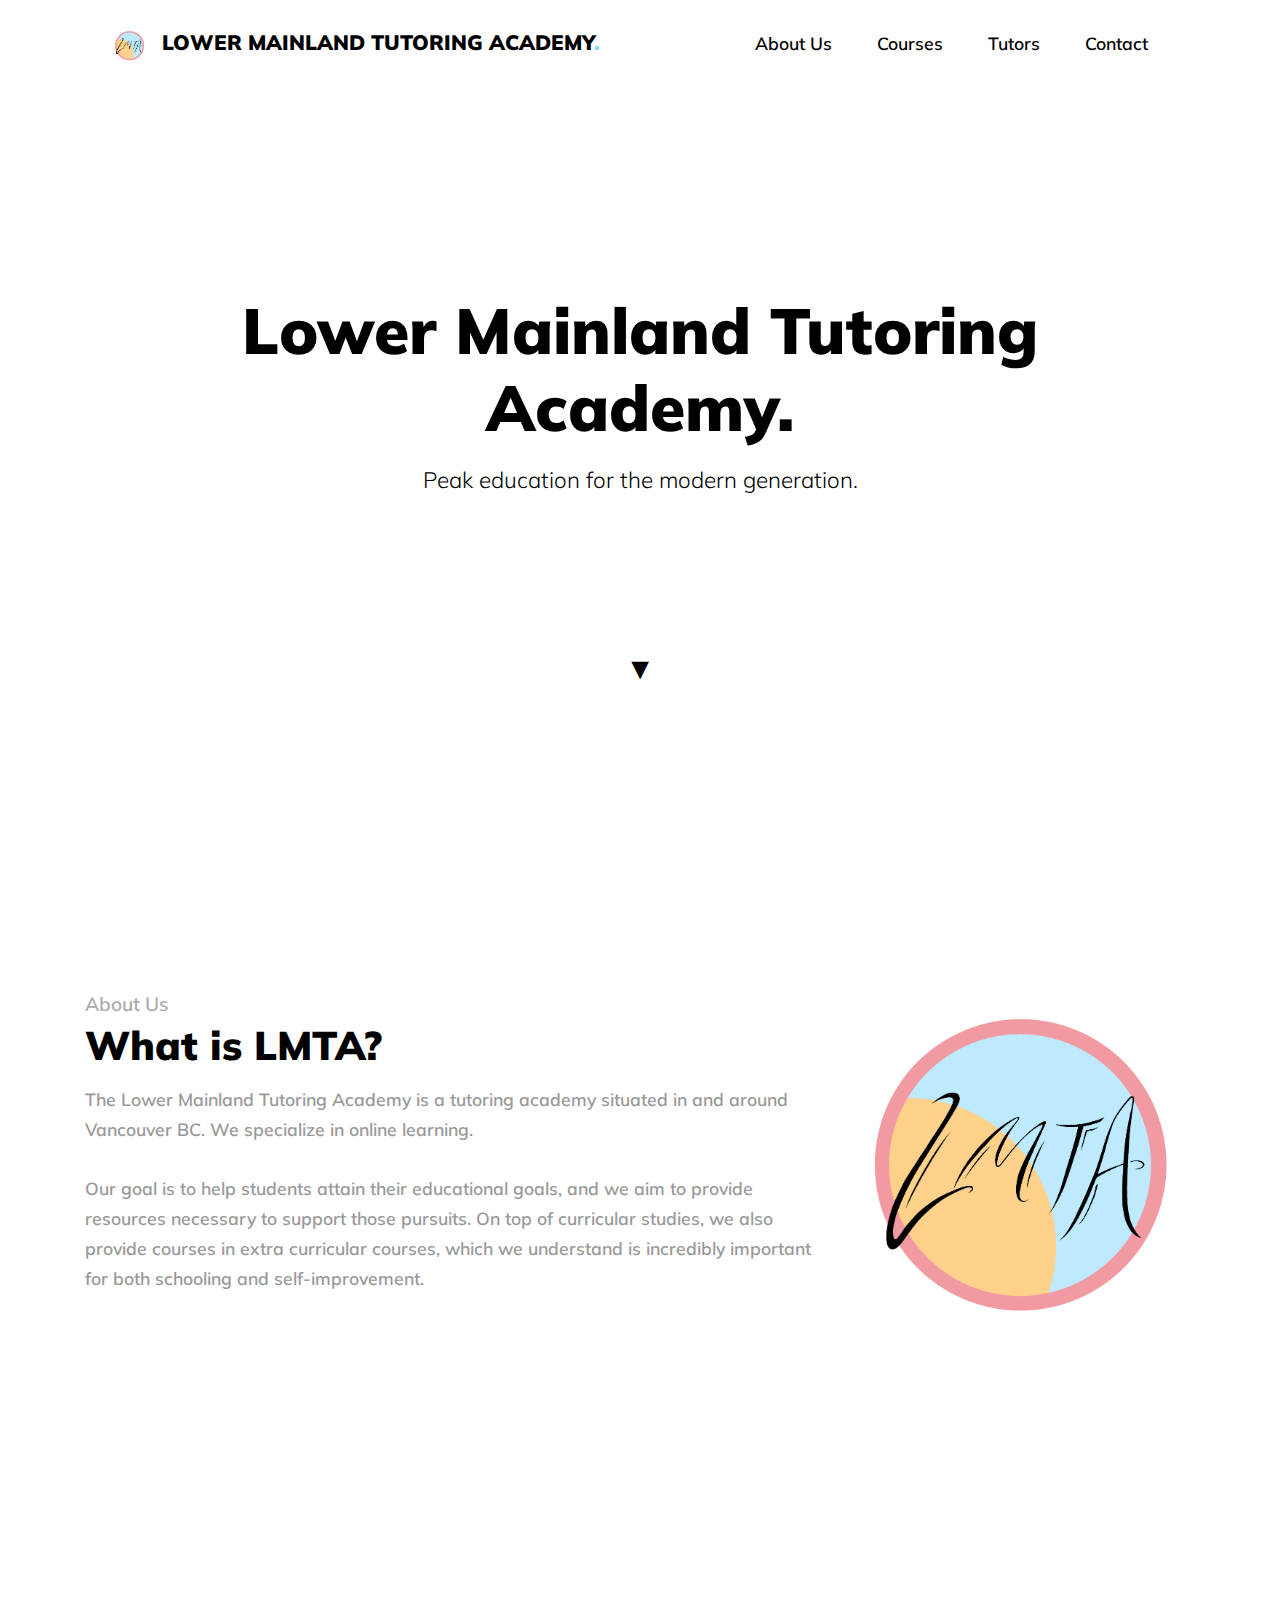
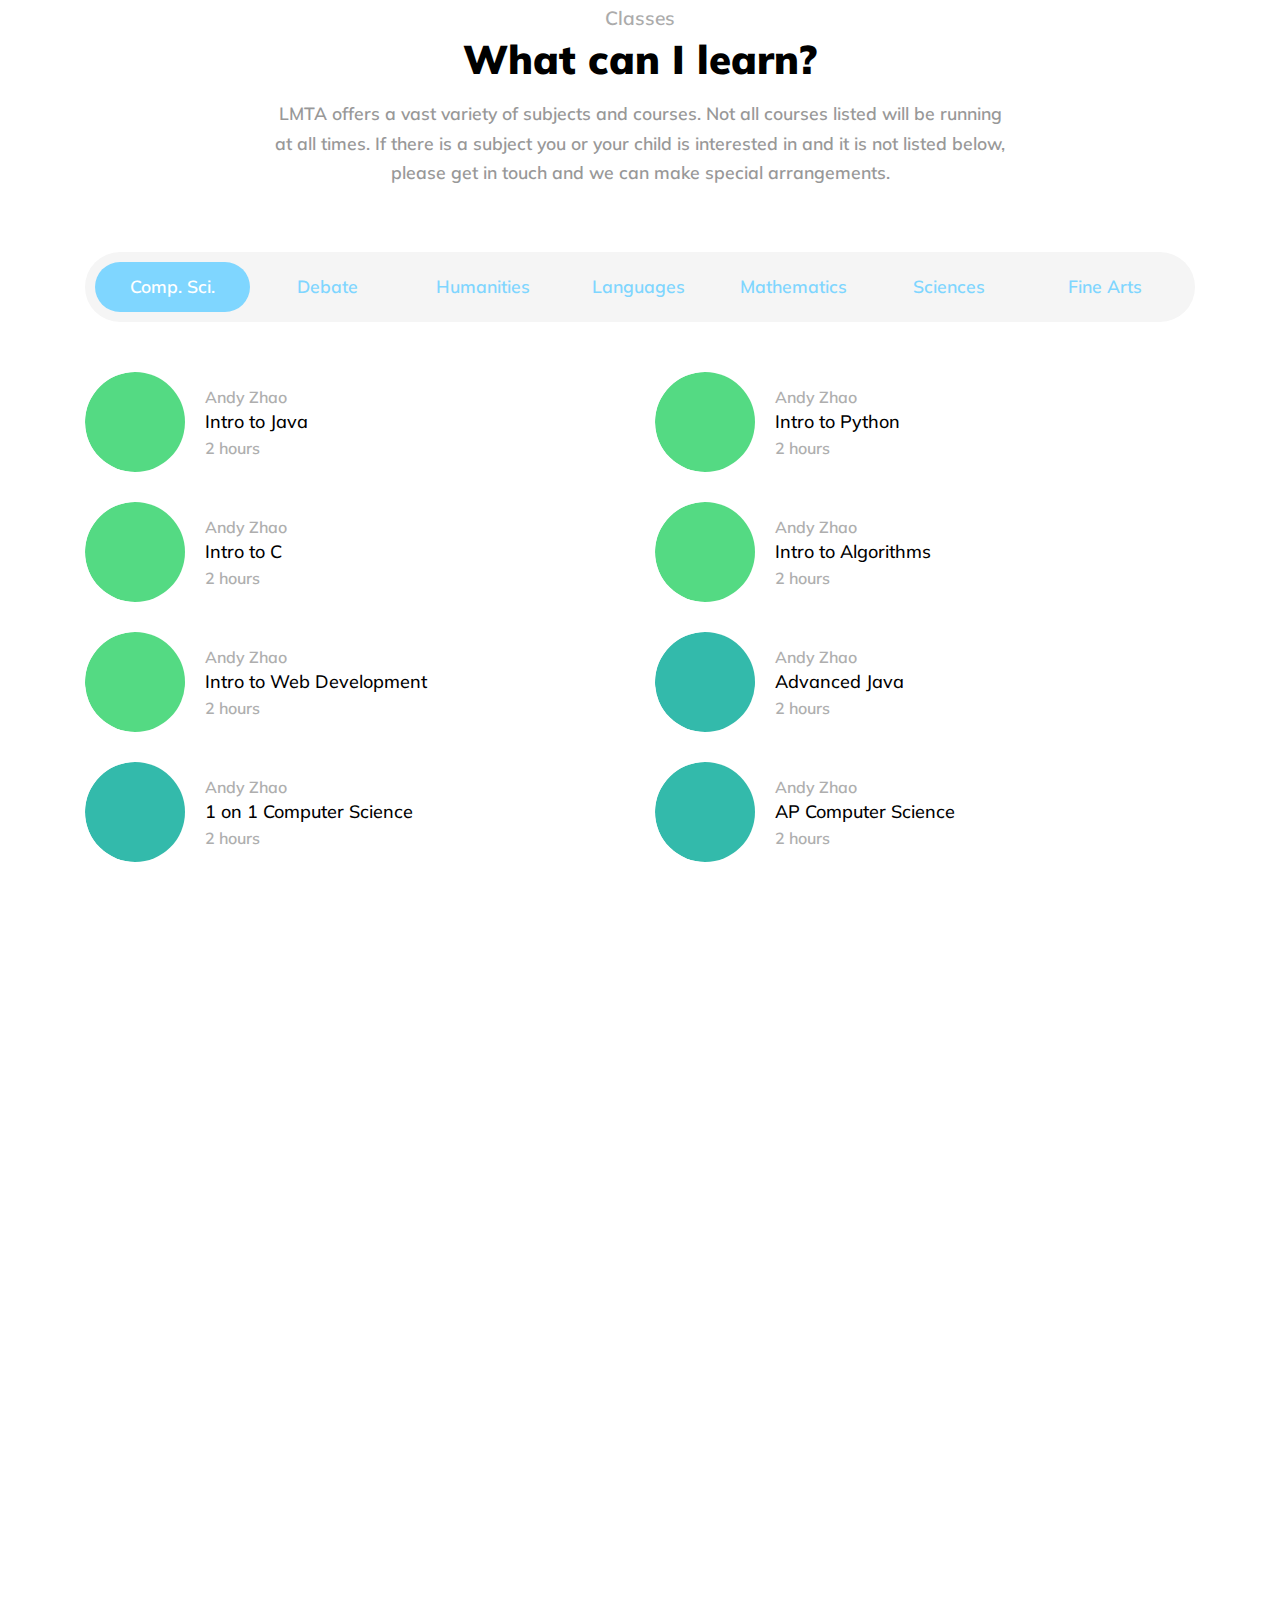
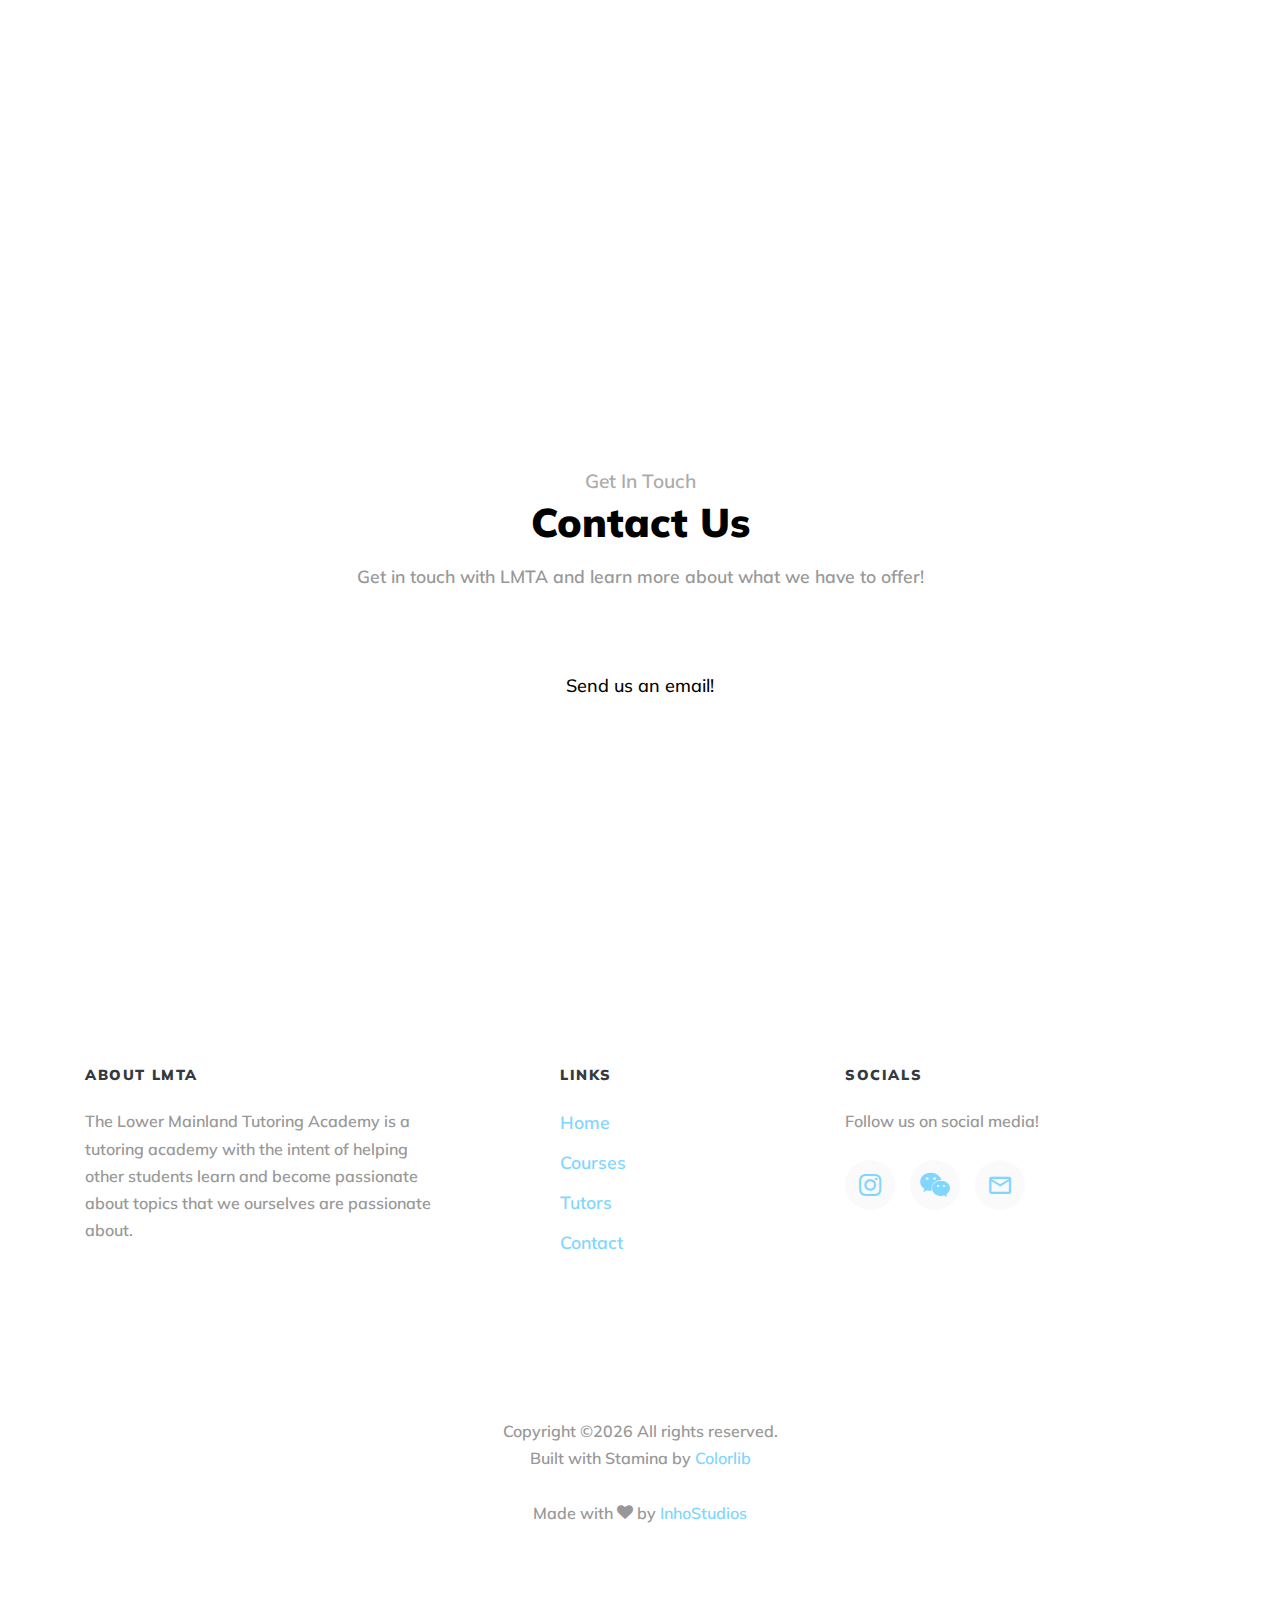
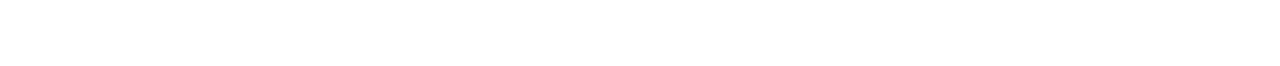
<file: index.html>
<!DOCTYPE html>
<html lang="en">

<head>
  <title>LMTA - Lower Mainland Tutoring Academy</title>
  <meta charset="utf-8">
  <meta name="viewport" content="width=device-width, initial-scale=1, shrink-to-fit=no">

  <link href="https://fonts.googleapis.com/css?family=Muli:300,400,700,900" rel="stylesheet">
  <link rel="stylesheet" href="fonts/icomoon/style.css">

  <link rel="stylesheet" href="css/bootstrap.min.css">
  <link rel="stylesheet" href="css/jquery-ui.css">
  <link rel="stylesheet" href="css/owl.carousel.min.css">
  <link rel="stylesheet" href="css/owl.theme.default.min.css">
  <link rel="stylesheet" href="css/owl.theme.default.min.css">

  <link rel="stylesheet" href="css/jquery.fancybox.min.css">

  <link rel="stylesheet" href="css/bootstrap-datepicker.css">

  <link rel="stylesheet" href="fonts/flaticon/font/flaticon.css">

  <link rel="stylesheet" href="css/aos.css">
  <link href="css/jquery.mb.YTPlayer.min.css" media="all" rel="stylesheet" type="text/css">

  <link rel="stylesheet" href="css/style.css">

  <link rel="icon" href="images/LMTA_Icon.png">



</head>

<body data-spy="scroll" data-target=".site-navbar-target" data-offset="300">

  <div class="site-wrap">

    <div class="site-mobile-menu site-navbar-target">
      <div class="site-mobile-menu-header">
        <div class="site-mobile-menu-close mt-3">
          <span class="icon-close2 js-menu-toggle"></span>
        </div>
      </div>
      <div class="site-mobile-menu-body"></div>
    </div>


    <header class="site-navbar py-4 js-sticky-header site-navbar-target" role="banner">

      <div class="container-fluid">
        <div class="d-flex align-items-center">
          <div class="site-logo"><img style="max-width:50px; max-height:50px; padding-right: 15px;"class="d-inline" src="images/LMTA_Icon.png"><a href="index.html">Lower Mainland Tutoring Academy<span>.</span> </a></div>
          <div class="ml-auto">
            <nav class="site-navigation position-relative text-right" role="navigation">
              <ul class="site-menu main-menu js-clone-nav mr-auto d-none d-lg-block">
                <li><a href="#about-section" class="nav-link">About Us</a></li>
                <li><a href="#course-section" class="nav-link">Courses</a></li>
                <li><a href="#tutor-section" class="nav-link">Tutors</a></li>
                <li><a href="#contact-section" class="nav-link">Contact</a></li>
              </ul>
                <!--<a href="chinese.html" class="nav-link" style="font-size: 12px; font-weight:500;">切换到中文网站 🇨🇳</a>-->
            </nav>
            <a href="#" class="d-inline-block d-lg-none site-menu-toggle js-menu-toggle float-right"><span class="icon-menu h3"></span></a>
          </div>

        </div>
      </div>

    </header>

    

    <div class="intro-section" id="home-section" style="background-color: #fff;">
      <div class="container">

        <div class="row align-items-center" style="padding-top: 20vh;">
          <div class="col-lg-12 mx-auto text-center" data-aos="fade-up">
            <h1 class="mb-3">Lower Mainland Tutoring Academy.</h1>
            <p class="lead mx-auto desc mb-5">Peak education for the modern generation.</p>
              <!--
            <p class="text-center">
              <a href="#course-section" class="btn btn-black py-3 px-5">Get Started</a>
            </p>
-->
            <div class="arrow bounce">
              <a class="btn arrow-link" href="#about-section">▼</a>
            </div>
          </div>
        </div>

      </div>
    </div>

      <!--
    <div class="schedule-wrap">



      <div class="d-md-flex align-items-center">
        <div class="hours mr-md-4 mb-4 mb-lg-0">
          <strong class="d-block">Get in touch!</strong>
          Find out more about what we have to offer!
        </div>
        <div class="cta ml-auto">
          <a href="#contact-section" class="smoothscroll d-flex d-md-flex align-items-center btn">
            <span class="mx-auto">  <span>Contact us</span> <span class="arrow icon-keyboard_arrow_right"></span></span>
          </a>
        </div>
      </div>
    </div>
      -->
      
    <div class="site-section contact-wrap" id="about-section">
      <div class="container">
        
        <div class="row justify-content-center text-left mb-5">
          <div class="col-md-8  section-heading">
            <span class="subheading">About Us</span>
            <h2 class="heading mb-3">What is LMTA?</h2>
            <p class="text-left">
                The Lower Mainland Tutoring Academy is a tutoring academy situated in and around Vancouver BC. We specialize in online learning.
                <br><br>
                Our goal is to help students attain their educational goals, and we aim to provide resources necessary to support those pursuits. On top of curricular studies, we also provide courses in extra curricular courses, which we understand is incredibly important for both schooling and self-improvement.
            </p>
          </div>
            <div class="col-md-4">
                <img src="images/LMTA_Icon.png" style="max-width: 100%"/>
            </div>
        </div>
      </div>
    </div>

    <div class="site-section" id="course-section">
      <div class="container">
        <div class="row justify-content-center text-center mb-5">
          <div class="col-md-8  section-heading">
            <span class="subheading">Classes</span>
            <h2 class="heading mb-3">What can I learn?</h2>
            <p>
                LMTA offers a vast variety of subjects and courses. Not all courses listed will be running at all times. 
                If there is a subject you or your child is interested in and it is not listed below, please get in touch and we can make special arrangements.
            </p>
          </div>
        </div>

        
        <div class="row">
          <div class="col-12">
            <ul class="nav days d-flex" role="tablist">
              <li class="nav-item">
                <a class="nav-link active" id="compsci-tab" data-toggle="tab" href="#nav-compsci" role="tab" aria-controls="compsci"
                  aria-selected="true">Comp. Sci.</a>
              </li>
              <li class="nav-item">
                <a class="nav-link" id="debate-tab" data-toggle="tab" href="#nav-debate" role="tab" aria-controls="debate"
                  aria-selected="false">Debate</a>
              </li>
              <li class="nav-item">
                <a class="nav-link" id="humanities-tab" data-toggle="tab" href="#nav-humanities" role="tab" aria-controls="humanities"
                  aria-selected="false">Humanities</a>
              </li>
              <li class="nav-item">
                <a class="nav-link" id="languages-tab" data-toggle="tab" href="#nav-languages" role="tab" aria-controls="languages"
                  aria-selected="false">Languages</a>
              </li>

              <li class="nav-item">
                <a class="nav-link" id="math-tab" data-toggle="tab" href="#nav-math" role="tab" aria-controls="math"
                  aria-selected="false">Mathematics</a>
              </li><li class="nav-item">
                <a class="nav-link" id="sciences-tab" data-toggle="tab" href="#nav-sciences" role="tab" aria-controls="friday"
                  aria-selected="false">Sciences</a>
              </li>
              <li class="nav-item">
                <a class="nav-link" id="finearts-tab" data-toggle="tab" href="#nav-finearts" role="tab" aria-controls="saturday"
                  aria-selected="false">Fine Arts</a>
              </li>
            </ul>
          </div>
        </div>

        <div class="tab-content">
          <!--CS-->
          <div class="tab-pane fade show active" id="nav-compsci" role="tabpanel" aria-labelledby="nav-compsci-tab">
            <div class="row">
              <!-- class element start-->
              <div class="col-lg-6">

                <div class="class-item d-flex align-items-center" onclick="openOverlay('introtojava')">
                  <a class="class-item-thumbnail">
                    <img src="images/classes/cs.jpg" alt="Image">
                  </a>
                  <div class="class-item-text">
                    <span>Andy Zhao</span>
                    <h2>Intro to Java</h2>
                    <span>2 hours</span>
                  </div>
                </div>

                <!--Overview-->
                <div id="introtojava" class="overview" onclick="closeOverlay('introtojava')">
                  <h2>Intro to Java</h2>
                  <p>

                    Learn the basics of Java and object oriented programming.

                  </p>
                  <div class="row">
                    <div class="col-lg-5">
                      <p>

                        <strong>Topics Covered:</strong><br>
                        What is OOP?<br>
                        System Input and Output<br>
                        Variable and Data Types<br>
                        Classes<br>
                        Java Swing and the GUI<br>
                        Troubleshooting<br>

                      </p>
                    </div>
                    <div class="col-lg-5">
                      <p>

                        <strong>Class Types:</strong><br>
                        Classes (up to 6)<br>
                        1 on 1 (+$10 per hour)

                      </p>
                    </div>
                  </div>
                  <div class="row justify-content-center pad-top">
                    <div class="col-md-7">
                      <a href="mailto:lmt.academyinfo@gmail.com?subject=Intro to Java&body=I would like to learn more about the Intro to Java class!">
                        <div class="class-item align-items-center">
                          <div class="class-item-text text-center">
                            <h2 style="padding-top: 20px; padding-bottom: 20px; background-color:#7fd6ff">Sign Me Up!</h2>
                          </div>
                        </div>
                      </a>
                    </div>
                  </div>
                  <p class="text-center" style="font-size: 12px">Click anywhere to exit</p>
                </div>
                <!--end of overview-->
            
              </div>
              <!-- class element end-->

              <!-- class element start-->
              <div class="col-lg-6">

                <div class="class-item d-flex align-items-center" onclick="openOverlay('introtopython')">
                  <a class="class-item-thumbnail">
                    <img src="images/classes/cs.jpg" alt="Image">
                  </a>
                  <div class="class-item-text">
                    <span>Andy Zhao</span>
                    <h2>Intro to Python</h2>
                    <span>2 hours</span>
                  </div>
                </div>

                <div id="introtopython" class="overview" onclick="closeOverlay('introtopython')">
                  <h2>Intro to Python</h2>
                  <p>

                    Learn the basics of Python syntax and programming logic.

                  </p>
                  <div class="row">
                    <div class="col-lg-5">
                      <p>

                        <strong>Topics Covered:</strong><br>
                        Python Syntax<br>
                        System Input and Output<br>
                        Variable and Data Types<br>
                        Functions<br>
                        Importing Libraries<br>
                        Troubleshooting<br>

                      </p>
                    </div>
                    <div class="col-lg-5">
                      <p>

                        <strong>Class Types:</strong><br>
                        Classes (up to 6)<br>
                        1 on 1 (+$10 per hour)

                      </p>
                    </div>
                  </div>
                  <div class="row justify-content-center pad-top">
                    <div class="col-md-7">
                      <a href="mailto:lmt.academyinfo@gmail.com?subject=Intro to Python&body=I would like to learn more about the Intro to Python class!">
                        <div class="class-item align-items-center">
                          <div class="class-item-text text-center">
                            <h2 style="padding-top: 20px; padding-bottom: 20px; background-color:#7fd6ff">Sign Me Up!</h2>
                          </div>
                        </div>
                      </a>
                    </div>
                  </div>
                  <p class="text-center" style="font-size: 12px">Click anywhere to exit</p>
                </div>

              </div>
              <!-- class element end-->
              <!-- class element start-->
              <div class="col-lg-6">

                <div class="class-item d-flex align-items-center" onclick="openOverlay('introtoc')">
                  <a class="class-item-thumbnail">
                    <img src="images/classes/cs.jpg" alt="Image">
                  </a>
                  <div class="class-item-text">
                    <span>Andy Zhao</span>
                    <h2>Intro to C</h2>
                    <span>2 hours</span>
                  </div>
                </div>

                <div id="introtoc" class="overview" onclick="closeOverlay('introtoc')">

                  <h2>Intro to C</h2>
                  <p>

                    Learn the basics of C.

                  </p>
                  <div class="row">
                    <div class="col-lg-5">
                      <p>

                        <strong>Topics Covered:</strong><br>
                        Syntax<br>
                        Input and Output<br>
                        Variable and Data Types<br>
                        Data Manipulation<br>
                        Dynamic Memory Allocation<br>
                        Structs<br>
                        Troubleshooting<br>

                      </p>
                    </div>
                    <div class="col-lg-5">
                      <p>

                        <strong>Class Types:</strong><br>
                        Classes (up to 6)<br>
                        1 on 1 (+$10 per hour)

                      </p>
                    </div>
                  </div>
                  <div class="row justify-content-center pad-top">
                    <div class="col-md-7">
                      <a href="mailto:lmt.academyinfo@gmail.com?subject=Intro to C&body=I would like to learn more about the Intro to C class!">
                        <div class="class-item align-items-center">
                          <div class="class-item-text text-center">
                            <h2 style="padding-top: 20px; padding-bottom: 20px; background-color:#7fd6ff">Sign Me Up!</h2>
                          </div>
                        </div>
                      </a>
                    </div>
                  </div>
                  <p class="text-center" style="font-size: 12px">Click anywhere to exit</p>
                </div>

              </div>
              <!-- class element end-->
              <!-- class element start-->
              <div class="col-lg-6">

                <div class="class-item d-flex align-items-center" onclick="openOverlay('introtoalgo')">
                  <a class="class-item-thumbnail">
                    <img src="images/classes/cs.jpg" alt="Image">
                  </a>
                  <div class="class-item-text">
                    <span>Andy Zhao</span>
                    <h2>Intro to Algorithms</h2>
                    <span>2 hours</span>
                  </div>
                </div>

                <div id="introtoalgo" class="overview" onclick="closeOverlay('introtoalgo')">

                  <h2>Intro to Algorithms</h2>
                  <p>

                    Learn about common sorting, searching, and data manipulation algorithms.

                  </p>
                  <div class="row">
                    <div class="col-lg-5">
                      <p>

                        <strong>Topics Covered:</strong><br>
                        Big-O Notation and Running Time<br>
                        Linear Search<br>
                        Binary Search<br>
                        Bubble Sort, Insertion Sort, and Selection Sort<br>
                        Merge Sort and Quick Sort<br>
                        Troubleshooting<br>

                      </p>
                    </div>
                    <div class="col-lg-5">
                      <p>

                        <strong>Class Types:</strong><br>
                        1 on 1 (+$10 per hour)<br>
                        (Offered in the language of your choice)

                      </p>
                    </div>
                  </div>
                  <div class="row justify-content-center pad-top">
                    <div class="col-md-7">
                      <a href="mailto:lmt.academyinfo@gmail.com?subject=Intro to Algorithms&body=I would like to learn more about the Intro to Algorithms class!">
                        <div class="class-item align-items-center">
                          <div class="class-item-text text-center">
                            <h2 style="padding-top: 20px; padding-bottom: 20px; background-color:#7fd6ff">Sign Me Up!</h2>
                          </div>
                        </div>
                      </a>
                    </div>
                  </div>
                  <p class="text-center" style="font-size: 12px">Click anywhere to exit</p>
                </div>

              </div>
              <!-- class element end-->
              <!-- class element start-->
              <div class="col-lg-6">

                <div class="class-item d-flex align-items-center" onclick="openOverlay('introtowebdev')">
                  <a class="class-item-thumbnail">
                    <img src="images/classes/cs.jpg" alt="Image">
                  </a>
                  <div class="class-item-text">
                    <span>Andy Zhao</span>
                    <h2>Intro to Web Development</h2>
                    <span>2 hours</span>
                  </div>
                </div>

                <div id="introtowebdev" class="overview" onclick="closeOverlay('introtowebdev')">

                  <h2>Intro to Web Development</h2>
                  <p>

                    Learn the basics of HTML, CSS, and JS and build your own front-end website.

                  </p>
                  <div class="row">
                    <div class="col-lg-5">
                      <p>

                        <strong>Topics Covered:</strong><br>
                        HTML Tags and Markup Languages<br>
                        CSS, styling, fonts<br>
                        Bootstrap<br>
                        Images and Media<br>
                        Javascript<br>

                      </p>
                    </div>
                    <div class="col-lg-5">
                      <p>

                        <strong>Class Types:</strong><br>
                        Classes (up to 6)<br>
                        1 on 1 (+$10 per hour)

                      </p>
                    </div>
                  </div>
                  <div class="row justify-content-center pad-top">
                    <div class="col-md-7">
                      <a href="mailto:lmt.academyinfo@gmail.com?subject=Intro to Web Development&body=I would like to learn more about the Intro to Web Development class!">
                        <div class="class-item align-items-center">
                          <div class="class-item-text text-center">
                            <h2 style="padding-top: 20px; padding-bottom: 20px; background-color:#7fd6ff">Sign Me Up!</h2>
                          </div>
                        </div>
                      </a>
                    </div>
                  </div>
                  <p class="text-center" style="font-size: 12px">Click anywhere to exit</p>
                </div>

              </div>
              <!-- class element end-->
              <!-- class element start-->
              <div class="col-lg-6">

                <div class="class-item d-flex align-items-center" onclick="openOverlay('AdvancedJava')">
                  <a class="class-item-thumbnail">
                    <img src="images/classes/advanced%20cs.jpg" alt="Image">
                  </a>
                  <div class="class-item-text">
                    <span>Andy Zhao</span>
                    <h2>Advanced Java</h2>
                    <span>2 hours</span>
                  </div>
                </div>

                <div id="AdvancedJava" class="overview" onclick="closeOverlay('AdvancedJava')">

                  <h2>Advanced Java</h2>
                  <p>

                    Learn about complex algorithms, APIs, and libraries in Java.

                  </p>
                  <div class="row">
                    <div class="col-lg-5">
                      <p>

                        <strong>Topics Covered:</strong><br>
                        Big-O Notation<br>
                        Searching and Sorting<br>
                        File Reading and Writing<br>
                        Rendering and the Graphics object<br>
                        Maven and APIs<br>
                        - Build a Discord chatbot<br>

                      </p>
                    </div>
                    <div class="col-lg-5">
                      <p>

                        <strong>Class Types:</strong><br>
                        Classes (up to 6)<br>
                        1 on 1 (+$10 per hour)

                      </p>
                    </div>
                  </div>
                  <div class="row justify-content-center pad-top">
                    <div class="col-md-7">
                      <a href="mailto:lmt.academyinfo@gmail.com?subject=Advanced Java&body=I would like to learn more about the Advanced Java class!">
                        <div class="class-item align-items-center">
                          <div class="class-item-text text-center">
                            <h2 style="padding-top: 20px; padding-bottom: 20px; background-color:#7fd6ff">Sign Me Up!</h2>
                          </div>
                        </div>
                      </a>
                    </div>
                  </div>
                  <p class="text-center" style="font-size: 12px">Click anywhere to exit</p>
                </div>

              </div>
              <!-- class element end-->
              <!-- class element start-->
              <div class="col-lg-6">

                <div class="class-item d-flex align-items-center" onclick="openOverlay('1on1CS')">
                  <a class="class-item-thumbnail">
                    <img src="images/classes/advanced%20cs.jpg" alt="Image">
                  </a>
                  <div class="class-item-text">
                    <span>Andy Zhao</span>
                    <h2>1 on 1 Computer Science</h2>
                    <span>2 hours</span>
                  </div>
                </div>

                <div id="1on1CS" class="overview" onclick="closeOverlay('1on1CS')">

                  <h2>1 on 1 Computer Science</h2>
                  <p>

                    Get 1 on 1 help for your programming projects and classes.

                  </p>
                  <div class="row">
                    <div class="col-lg-5">
                      <p>

                        <strong>Comprehension Level:</strong><br>
                        AP Computer Science<br>
                        University Level Computer Science<br>
                        Computer Science 9, 10, 11


                      </p>
                    </div>
                    <div class="col-lg-5">
                      <p>

                        <strong>Class Types:</strong><br>
                        1 on 1 (+$10 per hour)

                      </p>
                    </div>
                  </div>
                  <div class="row justify-content-center pad-top">
                    <div class="col-md-7">
                      <a href="mailto:lmt.academyinfo@gmail.com?subject=1 on 1 Computer Science&body=I would like to learn more about 1 on 1 Computer Science!">
                        <div class="class-item align-items-center">
                          <div class="class-item-text text-center">
                            <h2 style="padding-top: 20px; padding-bottom: 20px; background-color:#7fd6ff">Sign Me Up!</h2>
                          </div>
                        </div>
                      </a>
                    </div>
                  </div>
                  <p class="text-center" style="font-size: 12px">Click anywhere to exit</p>
                </div>

              </div>
              <!-- class element end-->
              <!-- class element start-->
              <div class="col-lg-6">

                <div class="class-item d-flex align-items-center" onclick="openOverlay('APCS')">
                  <a class="class-item-thumbnail">
                    <img src="images/classes/advanced%20cs.jpg" alt="Image">
                  </a>
                  <div class="class-item-text">
                    <span>Andy Zhao</span>
                    <h2>AP Computer Science</h2>
                    <span>2 hours</span>
                  </div>
                </div>

                <div id="APCS" class="overview" onclick="closeOverlay('APCS')">

                  <h2>AP Computer Science</h2>
                  <p>

                    Get help for the AP Computer Science curriculum

                  </p>
                  <div class="row">
                    <div class="col-lg-5">
                      <p>

                        <strong>Topics Covered:</strong><br>
                        Hello, World!<br>
                        Variables<br>
                        Conditions<br>
                        Iteration and Loops<br>
                        Random and Math<br>
                        GUI<br>
                        Arrays and ArrayList<br>
                        Classes<br>
                        File Reading and Writing<br>

                      </p>
                    </div>
                    <div class="col-lg-5">
                      <p>

                        <strong>Class Types:</strong><br>
                        Classes (up to 6)<br>
                        1 on 1 help (+$10 per hour)

                      </p>
                    </div>
                  </div>
                  <div class="row justify-content-center pad-top">
                    <div class="col-md-7">
                      <a href="mailto:lmt.academyinfo@gmail.com?subject=Intro to Java&body=I would like to learn more about the Intro to Java class!">
                        <div class="class-item align-items-center">
                          <div class="class-item-text text-center">
                            <h2 style="padding-top: 20px; padding-bottom: 20px; background-color:#7fd6ff">Sign Me Up!</h2>
                          </div>
                        </div>
                      </a>
                    </div>
                  </div>
                  <p class="text-center" style="font-size: 12px">Click anywhere to exit</p>
                </div>

              </div>
              <!-- class element end-->
            </div>
          </div>
          <!--Debate-->
          <div class="tab-pane fade" id="nav-debate" role="tabpanel" aria-labelledby="nav-debate-tab">
            <div class="row">
              <!-- class element start-->
              <div class="col-lg-6">

                <div class="class-item d-flex align-items-center" onclick="openOverlay('begElemDeb')">
                  <a class="class-item-thumbnail">
                    <img src="images/classes/debate.jpg" alt="Image">
                  </a>
                  <div class="class-item-text">
                    <span>Grace Jia</span>
                    <h2>Beginner Elementary Debate</h2>
                    <span>2 hours</span>
                  </div>
                </div>

                <div id="begElemDeb" class="overview" onclick="closeOverlay('begElemDeb')">
                  <h2>Beginner Elementary Debate</h2>
                  <p>

                    Learn the basics of Java and object oriented programming.

                  </p>
                  <div class="row">
                    <div class="col-lg-5">
                      <p>

                        <strong>Topics Covered:</strong><br>
                        What is OOP?<br>
                        System Input and Output<br>
                        Variable and Data Types<br>
                        Classes<br>
                        Java Swing and the GUI<br>
                        Troubleshooting<br>

                      </p>
                    </div>
                    <div class="col-lg-5">
                      <p>

                        <strong>Classes:</strong><br>
                        Monday 1:30PM - 3:30PM<br>
                        Monday 4:00PM - 6:00PM<br>
                        Friday 1:30PM - 3:30PM<br>
                        Friday 4:00PM - 6:00PM<br>
                        1 on 1

                      </p>
                    </div>
                  </div>
                  <div class="row justify-content-center pad-top">
                    <div class="col-md-7">
                      <a href="mailto:lmt.academyinfo@gmail.com?subject=Intro to Java&body=I would like to learn more about the Intro to Java class!">
                        <div class="class-item align-items-center">
                          <div class="class-item-text text-center">
                            <h2 style="padding-top: 20px; padding-bottom: 20px; background-color:#7fd6ff">Sign Me Up!</h2>
                          </div>
                        </div>
                      </a>
                    </div>
                  </div>
                  <p class="text-center" style="font-size: 12px">Click anywhere to exit</p>
                </div>

              </div>
              <!-- class element end-->
              <!-- class element start-->
              <div class="col-lg-6">

                <div class="class-item d-flex align-items-center" onclick="openOverlay('begHSDeb')">
                  <a class="class-item-thumbnail">
                    <img src="images/classes/debate.jpg" alt="Image">
                  </a>
                  <div class="class-item-text">
                    <span>Grace Jia</span>
                    <h2>Beginner High School Debate</h2>
                    <span>2 hours</span>
                  </div>
                </div>

                <div id="begHSDeb" class="overview" onclick="closeOverlay('begHSDeb')">
                  <h2>Beginner High School Debate</h2>
                  <p>hello this is an overlay</p>
                  <div class="row">
                    <div class="col-lg-5">
                      <p>

                        <strong>Topics Covered:</strong><br>
                        What is OOP?<br>
                        System Input and Output<br>
                        Variable and Data Types<br>
                        Classes<br>
                        Java Swing and the GUI<br>
                        Troubleshooting<br>

                      </p>
                    </div>
                    <div class="col-lg-5">
                      <p>

                        <strong>Classes:</strong><br>
                        Monday 1:30PM - 3:30PM<br>
                        Monday 4:00PM - 6:00PM<br>
                        Friday 1:30PM - 3:30PM<br>
                        Friday 4:00PM - 6:00PM<br>
                        1 on 1


                      </p>
                    </div>
                  </div>
                  <div class="row justify-content-center pad-top">
                    <div class="col-md-7">
                      <a href="mailto:lmt.academyinfo@gmail.com?subject=Intro to Java&body=I would like to learn more about the Intro to Java class!">
                        <div class="class-item align-items-center">
                          <div class="class-item-text text-center">
                            <h2 style="padding-top: 20px; padding-bottom: 20px; background-color:#7fd6ff">Sign Me Up!</h2>
                          </div>
                        </div>
                      </a>
                    </div>
                  </div>
                  <p class="text-center" style="font-size: 12px">Click anywhere to exit</p>
                </div>

              </div>
              <!-- class element end-->
              <!-- class element start-->
              <div class="col-lg-6">

                <div class="class-item d-flex align-items-center" onclick="openOverlay('interElemDeb')">
                  <a class="class-item-thumbnail">
                    <img src="images/classes/intermediate%20debate.jpg" alt="Image">
                  </a>
                  <div class="class-item-text">
                    <span>Grace Jia</span>
                    <h2>Intermediate Elementary Debate</h2>
                    <span>2 hours</span>
                  </div>
                </div>

                <div id="interElemDeb" class="overview" onclick="closeOverlay('interElemDeb')">
                  <h2>Intermediate Elementary Debate</h2>
                  <p>hello this is an overlay</p>
                  <div class="row">
                    <div class="col-lg-5">
                      <p>

                        <strong>Topics Covered:</strong><br>
                        What is OOP?<br>
                        System Input and Output<br>
                        Variable and Data Types<br>
                        Classes<br>
                        Java Swing and the GUI<br>
                        Troubleshooting<br>

                      </p>
                    </div>
                    <div class="col-lg-5">
                      <p>


                        <strong>Classes:</strong><br>
                        Tuesday 1:30PM - 3:30PM<br>
                        Tuesday 7:00PM - 9:00PM<br>
                        1 on 1


                      </p>
                    </div>
                  </div>
                  <div class="row justify-content-center pad-top">
                    <div class="col-md-7">
                      <a href="mailto:lmt.academyinfo@gmail.com?subject=Intro to Java&body=I would like to learn more about the Intro to Java class!">
                        <div class="class-item align-items-center">
                          <div class="class-item-text text-center">
                            <h2 style="padding-top: 20px; padding-bottom: 20px; background-color:#7fd6ff">Sign Me Up!</h2>
                          </div>
                        </div>
                      </a>
                    </div>
                  </div>
                  <p class="text-center" style="font-size: 12px">Click anywhere to exit</p>
                </div>

              </div>
              <!-- class element end-->
              <!-- class element start-->
              <div class="col-lg-6">

                <div class="class-item d-flex align-items-center" onclick="openOverlay('interHSDeb')">
                  <a class="class-item-thumbnail">
                    <img src="images/classes/intermediate%20debate.jpg" alt="Image">
                  </a>
                  <div class="class-item-text">
                    <span>Grace Jia</span>
                    <h2>Intermediate High School Debate</h2>
                    <span>2 hours</span>
                  </div>
                </div>

                <div id="interHSDeb" class="overview" onclick="closeOverlay('interHSDeb')">
                  <h2>Intermediate High School Debate</h2>
                  <p>hello this is an overlay</p>
                  <div class="row">
                    <div class="col-lg-5">
                      <p>

                        <strong>Topics Covered:</strong><br>
                        What is OOP?<br>
                        System Input and Output<br>
                        Variable and Data Types<br>
                        Classes<br>
                        Java Swing and the GUI<br>
                        Troubleshooting<br>

                      </p>
                    </div>
                    <div class="col-lg-5">
                      <p>

                        <strong>Classes:</strong><br>
                        Wednesday 1:30PM - 3:30PM<br>
                        1 on 1

                      </p>
                    </div>
                  </div>
                  <div class="row justify-content-center pad-top">
                    <div class="col-md-7">
                      <a href="mailto:lmt.academyinfo@gmail.com?subject=Intro to Java&body=I would like to learn more about the Intro to Java class!">
                        <div class="class-item align-items-center">
                          <div class="class-item-text text-center">
                            <h2 style="padding-top: 20px; padding-bottom: 20px; background-color:#7fd6ff">Sign Me Up!</h2>
                          </div>
                        </div>
                      </a>
                    </div>
                  </div>
                  <p class="text-center" style="font-size: 12px">Click anywhere to exit</p>
                </div>

              </div>
              <!-- class element end-->
            </div>
          </div>
          <!--Humanities-->
          <div class="tab-pane fade" id="nav-humanities" role="tabpanel" aria-labelledby="nav-humanities-tab">
            <div class="row">
              <!-- class element start-->
              <div class="col-lg-6">

                <div class="class-item d-flex align-items-center" onclick="openOverlay('1on1eng')">
                  <a class="class-item-thumbnail">
                    <img src="images/classes/eng.jpg" alt="Image">
                  </a>
                  <div class="class-item-text">
                    <span>Upon Request</span>
                    <h2>1 on 1 English</h2>
                    <span>1 hour</span>
                  </div>
                </div>

                <div id="1on1eng" class="overview" onclick="closeOverlay('1on1eng')">
                  <h2>1 on 1 English</h2>
                  <p>Get 1 on 1 help with English.</p>
                  <div class="row">
                    <div class="col-lg-5">
                      <p>

                        <strong>Topics Covered:</strong><br>
                        What is OOP?<br>
                        System Input and Output<br>
                        Variable and Data Types<br>
                        Classes<br>
                        Java Swing and the GUI<br>
                        Troubleshooting<br>

                      </p>
                    </div>
                    <div class="col-lg-5">
                      <p>

                        <strong>Class Types:</strong><br>
                        Classes (up to 6)<br>
                        1 on 1 (+$10 per hour)

                      </p>
                    </div>
                  </div>
                  <div class="row justify-content-center pad-top">
                    <div class="col-md-7">
                      <a href="mailto:lmt.academyinfo@gmail.com?subject=Intro to Java&body=I would like to learn more about the Intro to Java class!">
                        <div class="class-item align-items-center">
                          <div class="class-item-text text-center">
                            <h2 style="padding-top: 20px; padding-bottom: 20px; background-color:#7fd6ff">Sign Me Up!</h2>
                          </div>
                        </div>
                      </a>
                    </div>
                  </div>
                  <p class="text-center" style="font-size: 12px">Click anywhere to exit</p>
                </div>

              </div>
              <!-- class element end-->
              <!-- class element start-->
              <div class="col-lg-6">

                <div class="class-item d-flex align-items-center" onclick="openOverlay('elemPoetry')">
                  <a class="class-item-thumbnail">
                    <img src="images/classes/eng.jpg" alt="Image">
                  </a>
                  <div class="class-item-text">
                    <span>Rena Su</span>
                    <h2>Elementary Poetry</h2>
                    <span>1 hour</span>
                  </div>
                </div>

                <div id="elemPoetry" class="overview" onclick="closeOverlay('elemPoetry')">
                  <h2>Elementary Poetry</h2>
                  <p>Learn poetry at an elementary level.</p>
                  <div class="row">
                    <div class="col-lg-5">
                      <p>

                        <strong>Topics Covered:</strong><br>
                        What is OOP?<br>
                        System Input and Output<br>
                        Variable and Data Types<br>
                        Classes<br>
                        Java Swing and the GUI<br>
                        Troubleshooting<br>

                      </p>
                    </div>
                    <div class="col-lg-5">
                      <p>

                        <strong>Class Types:</strong><br>
                        Classes (up to 6)<br>
                        1 on 1 (+$10 per hour)

                      </p>
                    </div>
                  </div>
                  <div class="row justify-content-center pad-top">
                    <div class="col-md-7">
                      <a href="mailto:lmt.academyinfo@gmail.com?subject=Intro to Java&body=I would like to learn more about the Intro to Java class!">
                        <div class="class-item align-items-center">
                          <div class="class-item-text text-center">
                            <h2 style="padding-top: 20px; padding-bottom: 20px; background-color:#7fd6ff">Sign Me Up!</h2>
                          </div>
                        </div>
                      </a>
                    </div>
                  </div>
                  <p class="text-center" style="font-size: 12px">Click anywhere to exit</p>
                </div>

              </div>
              <!-- class element end-->
              <!-- class element start-->
              <div class="col-lg-6">

                <div class="class-item d-flex align-items-center" onclick="openOverlay('HSPoetry')">
                  <a class="class-item-thumbnail">
                    <img src="images/classes/eng.jpg" alt="Image">
                  </a>
                  <div class="class-item-text">
                    <span>Rena Su</span>
                    <h2>High School Poetry</h2>
                    <span>1 hour</span>
                  </div>
                </div>

                <div id="HSPoetry" class="overview" onclick="closeOverlay('HSPoetry')">
                  <h2>High School Poetry</h2>
                  <p>Learn Poetry at a high school level.</p>
                  <div class="row">
                    <div class="col-lg-5">
                      <p>

                        <strong>Topics Covered:</strong><br>
                        What is OOP?<br>
                        System Input and Output<br>
                        Variable and Data Types<br>
                        Classes<br>
                        Java Swing and the GUI<br>
                        Troubleshooting<br>

                      </p>
                    </div>
                    <div class="col-lg-5">
                      <p>

                        <strong>Class Types:</strong><br>
                        Classes (up to 6)<br>
                        1 on 1 (+$10 per hour)

                      </p>
                    </div>
                  </div>
                  <div class="row justify-content-center pad-top">
                    <div class="col-md-7">
                      <a href="mailto:lmt.academyinfo@gmail.com?subject=Intro to Java&body=I would like to learn more about the Intro to Java class!">
                        <div class="class-item align-items-center">
                          <div class="class-item-text text-center">
                            <h2 style="padding-top: 20px; padding-bottom: 20px; background-color:#7fd6ff">Sign Me Up!</h2>
                          </div>
                        </div>
                      </a>
                    </div>
                  </div>
                  <p class="text-center" style="font-size: 12px">Click anywhere to exit</p>
                </div>

              </div>
              <!-- class element end-->
              <!-- class element start-->
              <div class="col-lg-6">

                <div class="class-item d-flex align-items-center" onclick="openOverlay('grammar')">
                  <a class="class-item-thumbnail">
                    <img src="images/classes/eng.jpg" alt="Image">
                  </a>
                  <div class="class-item-text">
                    <span>Carrie Liu</span>
                    <h2>Grammar and Comprehension</h2>
                    <span>1 hour</span>
                  </div>
                </div>

                <div id="grammar" class="overview" onclick="closeOverlay('grammar')">
                  <h2>Grammar and Comprehension</h2>
                  <p>Learn fundamental grammar rules and practice reading comprehension.</p>
                  <div class="row">
                    <div class="col-lg-5">
                      <p>

                        <strong>Topics Covered:</strong><br>
                        What is OOP?<br>
                        System Input and Output<br>
                        Variable and Data Types<br>
                        Classes<br>
                        Java Swing and the GUI<br>
                        Troubleshooting<br>

                      </p>
                    </div>
                    <div class="col-lg-5">
                      <p>

                        <strong>Class Types:</strong><br>
                        Classes (up to 6)<br>
                        1 on 1 (+$10 per hour)

                      </p>
                    </div>
                  </div>
                  <div class="row justify-content-center pad-top">
                    <div class="col-md-7">
                      <a href="mailto:lmt.academyinfo@gmail.com?subject=Intro to Java&body=I would like to learn more about the Intro to Java class!">
                        <div class="class-item align-items-center">
                          <div class="class-item-text text-center">
                            <h2 style="padding-top: 20px; padding-bottom: 20px; background-color:#7fd6ff">Sign Me Up!</h2>
                          </div>
                        </div>
                      </a>
                    </div>
                  </div>
                  <p class="text-center" style="font-size: 12px">Click anywhere to exit</p>
                </div>

              </div>
              <!-- class element end-->
              <!-- class element start-->
              <div class="col-lg-6">

                <div class="class-item d-flex align-items-center" onclick="openOverlay('elemessay')">
                  <a class="class-item-thumbnail">
                    <img src="images/classes/eng.jpg" alt="Image">
                  </a>
                  <div class="class-item-text">
                    <span>Grace Jia / Yuki Zhao / Andy Zhao</span>
                    <h2>Elementary Essay Writing</h2>
                    <span>1 hour</span>
                  </div>
                </div>

                <div id="elemessay" class="overview" onclick="closeOverlay('elemessay')">
                  <h2>Elementary Essay Writing</h2>
                  <p>Learn essay writing formats and structures at an elementary level.</p>
                  <div class="row">
                    <div class="col-lg-5">
                      <p>

                        <strong>Topics Covered:</strong><br>
                        Paragraph Structure<br>
                        3 Paragraph Essay Structure<br>
                        Topic and Conclusion Sentences<br>

                      </p>
                    </div>
                    <div class="col-lg-5">
                      <p>

                        <strong>Class Types:</strong><br>
                        Classes (up to 6)<br>
                        1 on 1 (+$10 per hour)

                      </p>
                    </div>
                  </div>
                  <div class="row justify-content-center pad-top">
                    <div class="col-md-7">
                      <a href="mailto:lmt.academyinfo@gmail.com?subject=Intro to Java&body=I would like to learn more about the Intro to Java class!">
                        <div class="class-item align-items-center">
                          <div class="class-item-text text-center">
                            <h2 style="padding-top: 20px; padding-bottom: 20px; background-color:#7fd6ff">Sign Me Up!</h2>
                          </div>
                        </div>
                      </a>
                    </div>
                  </div>
                  <p class="text-center" style="font-size: 12px">Click anywhere to exit</p>
                </div>

              </div>
              <!-- class element end-->
              <!-- class element start-->
              <div class="col-lg-6">

                <div class="class-item d-flex align-items-center" onclick="openOverlay('HSessay')">
                  <a class="class-item-thumbnail">
                    <img src="images/classes/eng.jpg" alt="Image">
                  </a>
                  <div class="class-item-text">
                    <span>Grace Jia / Yuki Zhao / Andy Zhao</span>
                    <h2>High School Essay Writing</h2>
                    <span>1 hour</span>
                  </div>
                </div>

                <div id="HSessay" class="overview" onclick="closeOverlay('HSessay')">
                  <h2>High School Essay Writing</h2>
                  <p>Learn about different essay styles and writing formats at a high school level.</p>
                  <div class="row">
                    <div class="col-lg-5">
                      <p>

                        <strong>Topics Covered:</strong><br>
                        Persuasive Essays<br>
                        Synthesis Essays<br>
                        Compare + Contrast Essays<br>
                        Expositional Essays<br>
                        Academic Papers<br>

                      </p>
                    </div>
                    <div class="col-lg-5">
                      <p>

                        <strong>Class Types:</strong><br>
                        Classes (up to 6)<br>
                        1 on 1 (+$10 per hour)

                      </p>
                    </div>
                  </div>
                  <div class="row justify-content-center pad-top">
                    <div class="col-md-7">
                      <a href="mailto:lmt.academyinfo@gmail.com?subject=Intro to Java&body=I would like to learn more about the Intro to Java class!">
                        <div class="class-item align-items-center">
                          <div class="class-item-text text-center">
                            <h2 style="padding-top: 20px; padding-bottom: 20px; background-color:#7fd6ff">Sign Me Up!</h2>
                          </div>
                        </div>
                      </a>
                    </div>
                  </div>
                  <p class="text-center" style="font-size: 12px">Click anywhere to exit</p>
                </div>

              </div>
              <!-- class element end-->
              <!-- class element start-->
              <div class="col-lg-6">

                <div class="class-item d-flex align-items-center" onclick="openOverlay('WWI')">
                  <a class="class-item-thumbnail">
                    <img src="images/classes/socials.jpg" alt="Image">
                  </a>
                  <div class="class-item-text">
                    <span>PLACEHOLDER</span>
                    <h2>World War I</h2>
                    <span>1 hour</span>
                  </div>
                </div>

                <div id="WWI" class="overview" onclick="closeOverlay('WWI')">
                  <h2>World War I</h2>
                  <p>Learn about World War I history and events.</p>
                  <div class="row">
                    <div class="col-lg-5">
                      <p>

                        <strong>Topics Covered:</strong><br>
                        What is OOP?<br>
                        System Input and Output<br>
                        Variable and Data Types<br>
                        Classes<br>
                        Java Swing and the GUI<br>
                        Troubleshooting<br>

                      </p>
                    </div>
                    <div class="col-lg-5">
                      <p>

                        <strong>Class Types:</strong><br>
                        Classes (up to 6)<br>
                        1 on 1 (+$10 per hour)

                      </p>
                    </div>
                  </div>
                  <div class="row justify-content-center pad-top">
                    <div class="col-md-7">
                      <a href="mailto:lmt.academyinfo@gmail.com?subject=Intro to Java&body=I would like to learn more about the Intro to Java class!">
                        <div class="class-item align-items-center">
                          <div class="class-item-text text-center">
                            <h2 style="padding-top: 20px; padding-bottom: 20px; background-color:#7fd6ff">Sign Me Up!</h2>
                          </div>
                        </div>
                      </a>
                    </div>
                  </div>
                  <p class="text-center" style="font-size: 12px">Click anywhere to exit</p>
                </div>

              </div>
              <!-- class element end-->
              <!-- class element start-->
              <div class="col-lg-6">

                <div class="class-item d-flex align-items-center" onclick="openOverlay('WWII')">
                  <a class="class-item-thumbnail">
                    <img src="images/classes/socials.jpg" alt="Image">
                  </a>
                  <div class="class-item-text">
                    <span>PLACEHOLDER</span>
                    <h2>World War II</h2>
                    <span>1 hour</span>
                  </div>
                </div>

                <div id="WWII" class="overview" onclick="closeOverlay('WWII')">
                  <h2>World War II</h2>
                  <p>Learn about World War II history and events.</p>
                  <div class="row">
                    <div class="col-lg-5">
                      <p>

                        <strong>Topics Covered:</strong><br>
                        What is OOP?<br>
                        System Input and Output<br>
                        Variable and Data Types<br>
                        Classes<br>
                        Java Swing and the GUI<br>
                        Troubleshooting<br>

                      </p>
                    </div>
                    <div class="col-lg-5">
                      <p>

                        <strong>Class Types:</strong><br>
                        Classes (up to 6)<br>
                        1 on 1 (+$10 per hour)

                      </p>
                    </div>
                  </div>
                  <div class="row justify-content-center pad-top">
                    <div class="col-md-7">
                      <a href="mailto:lmt.academyinfo@gmail.com?subject=Intro to Java&body=I would like to learn more about the Intro to Java class!">
                        <div class="class-item align-items-center">
                          <div class="class-item-text text-center">
                            <h2 style="padding-top: 20px; padding-bottom: 20px; background-color:#7fd6ff">Sign Me Up!</h2>
                          </div>
                        </div>
                      </a>
                    </div>
                  </div>
                  <p class="text-center" style="font-size: 12px">Click anywhere to exit</p>
                </div>

              </div>
              <!-- class element end-->
              <!-- class element start-->
              <div class="col-lg-6">

                <div class="class-item d-flex align-items-center" onclick="openOverlay('coldwar')">
                  <a class="class-item-thumbnail">
                    <img src="images/classes/socials.jpg" alt="Image">
                  </a>
                  <div class="class-item-text">
                    <span>PLACEHOLDER</span>
                    <h2>The Cold War</h2>
                    <span>1 hour</span>
                  </div>
                </div>

                <div id="coldwar" class="overview" onclick="closeOverlay('coldwar')">
                  <h2>The Cold War</h2>
                  <p>Learn about Cold War history and events.</p>
                  <div class="row">
                    <div class="col-lg-5">
                      <p>

                        <strong>Topics Covered:</strong><br>
                        What is OOP?<br>
                        System Input and Output<br>
                        Variable and Data Types<br>
                        Classes<br>
                        Java Swing and the GUI<br>
                        Troubleshooting<br>

                      </p>
                    </div>
                    <div class="col-lg-5">
                      <p>

                        <strong>Class Types:</strong><br>
                        Classes (up to 6)<br>
                        1 on 1 (+$10 per hour)

                      </p>
                    </div>
                  </div>
                  <div class="row justify-content-center pad-top">
                    <div class="col-md-7">
                      <a href="mailto:lmt.academyinfo@gmail.com?subject=Intro to Java&body=I would like to learn more about the Intro to Java class!">
                        <div class="class-item align-items-center">
                          <div class="class-item-text text-center">
                            <h2 style="padding-top: 20px; padding-bottom: 20px; background-color:#7fd6ff">Sign Me Up!</h2>
                          </div>
                        </div>
                      </a>
                    </div>
                  </div>
                  <p class="text-center" style="font-size: 12px">Click anywhere to exit</p>
                </div>

              </div>
              <!-- class element end-->
            </div>
          </div>
          <!--Languages-->
          <div class="tab-pane fade" id="nav-languages" role="tabpanel" aria-labelledby="nav-languages-tab">
            <div class="row">
              <!-- class element start-->
              <div class="col-lg-6">

                <div class="class-item d-flex align-items-center" onclick="openOverlay('french8')">
                  <a class="class-item-thumbnail">
                    <img src="images/classes/french.jpg" alt="Image">
                  </a>
                  <div class="class-item-text">
                    <span>Grace Jia</span>
                    <h2>French 8</h2>
                    <span>1 hour</span>
                  </div>
                </div>

                <div id="french8" class="overview" onclick="closeOverlay('french8')">
                  <h2>French 8</h2>
                  <div class="row">
                    <div class="col-lg-5">
                      <p>

                        <strong>Topics Covered:</strong><br>
                        What is OOP?<br>
                        System Input and Output<br>
                        Variable and Data Types<br>
                        Classes<br>
                        Java Swing and the GUI<br>
                        Troubleshooting<br>

                      </p>
                    </div>
                    <div class="col-lg-5">
                      <p>

                        <strong>Class Types:</strong><br>
                        Classes (up to 6)<br>
                        1 on 1 (+$10 per hour)

                      </p>
                    </div>
                  </div>
                  <div class="row justify-content-center pad-top">
                    <div class="col-md-7">
                      <a href="mailto:lmt.academyinfo@gmail.com?subject=Intro to Java&body=I would like to learn more about the Intro to Java class!">
                        <div class="class-item align-items-center">
                          <div class="class-item-text text-center">
                            <h2 style="padding-top: 20px; padding-bottom: 20px; background-color:#7fd6ff">Sign Me Up!</h2>
                          </div>
                        </div>
                      </a>
                    </div>
                  </div>
                  <p class="text-center" style="font-size: 12px">Click anywhere to exit</p>
                </div>

              </div>
              <!-- class element end-->
                <!-- class element start-->
                <div class="col-lg-6">

                    <div class="class-item d-flex align-items-center" onclick="openOverlay('french9')">
                        <a class="class-item-thumbnail">
                            <img src="images/classes/french.jpg" alt="Image">
                        </a>
                        <div class="class-item-text">
                            <span>Grace Jia</span>
                            <h2>French 9</h2>
                            <span>1 hour</span>
                        </div>
                    </div>

                    <div id="french9" class="overview" onclick="closeOverlay('french9')">
                        <h2>French 9</h2>
                      <div class="row">
                        <div class="col-lg-5">
                          <p>

                            <strong>Topics Covered:</strong><br>
                            What is OOP?<br>
                            System Input and Output<br>
                            Variable and Data Types<br>
                            Classes<br>
                            Java Swing and the GUI<br>
                            Troubleshooting<br>

                          </p>
                        </div>
                        <div class="col-lg-5">
                          <p>

                            <strong>Class Types:</strong><br>
                            Classes (up to 6)<br>
                            1 on 1 (+$10 per hour)

                          </p>
                        </div>
                      </div>
                      <div class="row justify-content-center pad-top">
                        <div class="col-md-7">
                          <a href="mailto:lmt.academyinfo@gmail.com?subject=Intro to Java&body=I would like to learn more about the Intro to Java class!">
                            <div class="class-item align-items-center">
                              <div class="class-item-text text-center">
                                <h2 style="padding-top: 20px; padding-bottom: 20px; background-color:#7fd6ff">Sign Me Up!</h2>
                              </div>
                            </div>
                          </a>
                        </div>
                      </div>
                      <p class="text-center" style="font-size: 12px">Click anywhere to exit</p>
                    </div>

                </div>
                <!-- class element end-->
                <!-- class element start-->
                <div class="col-lg-6">

                    <div class="class-item d-flex align-items-center" onclick="openOverlay('spanish8')">
                        <a class="class-item-thumbnail">
                            <img src="images/classes/spanish.jpg" alt="Image">
                        </a>
                        <div class="class-item-text">
                            <span>Emily Chen</span>
                            <h2>Spanish 8</h2>
                            <span>1 hour</span>
                        </div>
                    </div>

                    <div id="spanish8" class="overview" onclick="closeOverlay('spanish8')">
                        <h2>Spanish 8</h2>
                      <div class="row">
                        <div class="col-lg-5">
                          <p>

                            <strong>Topics Covered:</strong><br>
                            What is OOP?<br>
                            System Input and Output<br>
                            Variable and Data Types<br>
                            Classes<br>
                            Java Swing and the GUI<br>
                            Troubleshooting<br>

                          </p>
                        </div>
                        <div class="col-lg-5">
                          <p>

                            <strong>Class Types:</strong><br>
                            Classes (up to 6)<br>
                            1 on 1 (+$10 per hour)

                          </p>
                        </div>
                      </div>
                      <div class="row justify-content-center pad-top">
                        <div class="col-md-7">
                          <a href="mailto:lmt.academyinfo@gmail.com?subject=Intro to Java&body=I would like to learn more about the Intro to Java class!">
                            <div class="class-item align-items-center">
                              <div class="class-item-text text-center">
                                <h2 style="padding-top: 20px; padding-bottom: 20px; background-color:#7fd6ff">Sign Me Up!</h2>
                              </div>
                            </div>
                          </a>
                        </div>
                      </div>
                      <p class="text-center" style="font-size: 12px">Click anywhere to exit</p>
                    </div>

                </div>
                <!-- class element end-->
                <!-- class element start-->
                <div class="col-lg-6">

                    <div class="class-item d-flex align-items-center" onclick="openOverlay('spanish9')">
                        <a class="class-item-thumbnail">
                            <img src="images/classes/spanish.jpg" alt="Image">
                        </a>
                        <div class="class-item-text">
                            <span>Emily Chen</span>
                            <h2>Spanish 9</h2>
                            <span>1 hour</span>
                        </div>
                    </div>

                    <div id="spanish9" class="overview" onclick="closeOverlay('spanish9')">
                        <h2>Spanish 9</h2>
                      <div class="row">
                        <div class="col-lg-5">
                          <p>

                            <strong>Topics Covered:</strong><br>
                            What is OOP?<br>
                            System Input and Output<br>
                            Variable and Data Types<br>
                            Classes<br>
                            Java Swing and the GUI<br>
                            Troubleshooting<br>

                          </p>
                        </div>
                        <div class="col-lg-5">
                          <p>

                            <strong>Class Types:</strong><br>
                            Classes (up to 6)<br>
                            1 on 1 (+$10 per hour)

                          </p>
                        </div>
                      </div>
                      <div class="row justify-content-center pad-top">
                        <div class="col-md-7">
                          <a href="mailto:lmt.academyinfo@gmail.com?subject=Intro to Java&body=I would like to learn more about the Intro to Java class!">
                            <div class="class-item align-items-center">
                              <div class="class-item-text text-center">
                                <h2 style="padding-top: 20px; padding-bottom: 20px; background-color:#7fd6ff">Sign Me Up!</h2>
                              </div>
                            </div>
                          </a>
                        </div>
                      </div>
                      <p class="text-center" style="font-size: 12px">Click anywhere to exit</p>
                    </div>

                </div>
                <!-- class element end-->
            </div>
          </div>
          <!--Mathematics-->
          <div class="tab-pane fade" id="nav-math" role="tabpanel" aria-labelledby="nav-math-tab">
            <div class="row">
                <!-- class element start-->
                <div class="col-lg-6">

                    <div class="class-item d-flex align-items-center" onclick="openOverlay('math8')">
                        <a class="class-item-thumbnail">
                            <img src="images/classes/math.jpg" alt="Image">
                        </a>
                        <div class="class-item-text">
                            <span>Any</span>
                            <h2>Math 8</h2>
                            <span>90 minutes</span>
                        </div>
                    </div>

                    <div id="math8" class="overview" onclick="closeOverlay('math8')">
                        <h2>Math 8</h2>
                      <div class="row">
                        <div class="col-lg-5">
                          <p>

                            <strong>Topics Covered:</strong><br>
                            What is OOP?<br>
                            System Input and Output<br>
                            Variable and Data Types<br>
                            Classes<br>
                            Java Swing and the GUI<br>
                            Troubleshooting<br>

                          </p>
                        </div>
                        <div class="col-lg-5">
                          <p>

                            <strong>Class Types:</strong><br>
                            Classes (up to 6)<br>
                            1 on 1 (+$10 per hour)

                          </p>
                        </div>
                      </div>
                      <div class="row justify-content-center pad-top">
                        <div class="col-md-7">
                          <a href="mailto:lmt.academyinfo@gmail.com?subject=Intro to Java&body=I would like to learn more about the Intro to Java class!">
                            <div class="class-item align-items-center">
                              <div class="class-item-text text-center">
                                <h2 style="padding-top: 20px; padding-bottom: 20px; background-color:#7fd6ff">Sign Me Up!</h2>
                              </div>
                            </div>
                          </a>
                        </div>
                      </div>
                      <p class="text-center" style="font-size: 12px">Click anywhere to exit</p>
                    </div>

                </div>
                <!-- class element end-->
                <!-- class element start-->
                <div class="col-lg-6">

                    <div class="class-item d-flex align-items-center" onclick="openOverlay('math9')">
                        <a class="class-item-thumbnail">
                            <img src="images/classes/math.jpg" alt="Image">
                        </a>
                        <div class="class-item-text">
                            <span>Any</span>
                            <h2>Math 9</h2>
                            <span>90 minutes</span>
                        </div>
                    </div>

                    <div id="math9" class="overview" onclick="closeOverlay('math9')">
                        <h2>Math 9</h2>
                      <div class="row">
                        <div class="col-lg-5">
                          <p>

                            <strong>Topics Covered:</strong><br>
                            What is OOP?<br>
                            System Input and Output<br>
                            Variable and Data Types<br>
                            Classes<br>
                            Java Swing and the GUI<br>
                            Troubleshooting<br>

                          </p>
                        </div>
                        <div class="col-lg-5">
                          <p>

                            <strong>Class Types:</strong><br>
                            Classes (up to 6)<br>
                            1 on 1 (+$10 per hour)

                          </p>
                        </div>
                      </div>
                      <div class="row justify-content-center pad-top">
                        <div class="col-md-7">
                          <a href="mailto:lmt.academyinfo@gmail.com?subject=Intro to Java&body=I would like to learn more about the Intro to Java class!">
                            <div class="class-item align-items-center">
                              <div class="class-item-text text-center">
                                <h2 style="padding-top: 20px; padding-bottom: 20px; background-color:#7fd6ff">Sign Me Up!</h2>
                              </div>
                            </div>
                          </a>
                        </div>
                      </div>
                      <p class="text-center" style="font-size: 12px">Click anywhere to exit</p>
                    </div>

                </div>
                <!-- class element end-->
                <!-- class element start-->
                <div class="col-lg-6">

                    <div class="class-item d-flex align-items-center" onclick="openOverlay('math10')">
                        <a class="class-item-thumbnail">
                            <img src="images/classes/math.jpg" alt="Image">
                        </a>
                        <div class="class-item-text">
                            <span>Any</span>
                            <h2>Math 10</h2>
                            <span>90 minutes</span>
                        </div>
                    </div>

                    <div id="math10" class="overview" onclick="closeOverlay('math10')">
                        <h2>Math 10</h2>
                      <div class="row">
                        <div class="col-lg-5">
                          <p>

                            <strong>Topics Covered:</strong><br>
                            What is OOP?<br>
                            System Input and Output<br>
                            Variable and Data Types<br>
                            Classes<br>
                            Java Swing and the GUI<br>
                            Troubleshooting<br>

                          </p>
                        </div>
                        <div class="col-lg-5">
                          <p>

                            <strong>Class Types:</strong><br>
                            Classes (up to 6)<br>
                            1 on 1 (+$10 per hour)

                          </p>
                        </div>
                      </div>
                      <div class="row justify-content-center pad-top">
                        <div class="col-md-7">
                          <a href="mailto:lmt.academyinfo@gmail.com?subject=Intro to Java&body=I would like to learn more about the Intro to Java class!">
                            <div class="class-item align-items-center">
                              <div class="class-item-text text-center">
                                <h2 style="padding-top: 20px; padding-bottom: 20px; background-color:#7fd6ff">Sign Me Up!</h2>
                              </div>
                            </div>
                          </a>
                        </div>
                      </div>
                      <p class="text-center" style="font-size: 12px">Click anywhere to exit</p>
                    </div>

                </div>
                <!-- class element end-->
                <!-- class element start-->
                <div class="col-lg-6">

                    <div class="class-item d-flex align-items-center" onclick="openOverlay('math11')">
                        <a class="class-item-thumbnail">
                            <img src="images/classes/math.jpg" alt="Image">
                        </a>
                        <div class="class-item-text">
                            <span>Any</span>
                            <h2>Precalculus 11</h2>
                            <span>90 minutes</span>
                        </div>
                    </div>

                    <div id="math11" class="overview" onclick="closeOverlay('math11')">
                        <h2>Precalculus 11</h2>
                      <div class="row">
                        <div class="col-lg-5">
                          <p>

                            <strong>Topics Covered:</strong><br>
                            What is OOP?<br>
                            System Input and Output<br>
                            Variable and Data Types<br>
                            Classes<br>
                            Java Swing and the GUI<br>
                            Troubleshooting<br>

                          </p>
                        </div>
                        <div class="col-lg-5">
                          <p>

                            <strong>Class Types:</strong><br>
                            Classes (up to 6)<br>
                            1 on 1 (+$10 per hour)

                          </p>
                        </div>
                      </div>
                      <div class="row justify-content-center pad-top">
                        <div class="col-md-7">
                          <a href="mailto:lmt.academyinfo@gmail.com?subject=Intro to Java&body=I would like to learn more about the Intro to Java class!">
                            <div class="class-item align-items-center">
                              <div class="class-item-text text-center">
                                <h2 style="padding-top: 20px; padding-bottom: 20px; background-color:#7fd6ff">Sign Me Up!</h2>
                              </div>
                            </div>
                          </a>
                        </div>
                      </div>
                      <p class="text-center" style="font-size: 12px">Click anywhere to exit</p>
                    </div>

                </div>
                <!-- class element end-->
            </div>
          </div>
          <!--Science-->
          <div class="tab-pane fade" id="nav-sciences" role="tabpanel" aria-labelledby="nav-sciences-tab">
            <div class="row">
                <!-- class element start-->
                <div class="col-lg-6">

                    <div class="class-item d-flex align-items-center" onclick="openOverlay('sci8')">
                        <a class="class-item-thumbnail">
                            <img src="images/classes/sci.jpg" alt="Image">
                        </a>
                        <div class="class-item-text">
                            <span>Any</span>
                            <h2>Science 8</h2>
                            <span>1 hour</span>
                        </div>
                    </div>

                    <div id="sci8" class="overview" onclick="closeOverlay('sci8')">
                        <h2>Science 8</h2>
                      <div class="row">
                        <div class="col-lg-5">
                          <p>

                            <strong>Topics Covered:</strong><br>
                            What is OOP?<br>
                            System Input and Output<br>
                            Variable and Data Types<br>
                            Classes<br>
                            Java Swing and the GUI<br>
                            Troubleshooting<br>

                          </p>
                        </div>
                        <div class="col-lg-5">
                          <p>

                            <strong>Class Types:</strong><br>
                            Classes (up to 6)<br>
                            1 on 1 (+$10 per hour)

                          </p>
                        </div>
                      </div>
                      <div class="row justify-content-center pad-top">
                        <div class="col-md-7">
                          <a href="mailto:lmt.academyinfo@gmail.com?subject=Intro to Java&body=I would like to learn more about the Intro to Java class!">
                            <div class="class-item align-items-center">
                              <div class="class-item-text text-center">
                                <h2 style="padding-top: 20px; padding-bottom: 20px; background-color:#7fd6ff">Sign Me Up!</h2>
                              </div>
                            </div>
                          </a>
                        </div>
                      </div>
                      <p class="text-center" style="font-size: 12px">Click anywhere to exit</p>
                    </div>

                </div>
                <!-- class element end-->
              <!-- class element start-->
              <div class="col-lg-6">

                <div class="class-item d-flex align-items-center" onclick="openOverlay('sci9')">
                  <a class="class-item-thumbnail">
                    <img src="images/classes/sci.jpg" alt="Image">
                  </a>
                  <div class="class-item-text">
                    <span>Any</span>
                    <h2>Science 9</h2>
                    <span>1 hour</span>
                  </div>
                </div>

                <div id="sci9" class="overview" onclick="closeOverlay('sci9')">
                  <h2>Science 9</h2>
                  <div class="row">
                    <div class="col-lg-5">
                      <p>

                        <strong>Topics Covered:</strong><br>
                        What is OOP?<br>
                        System Input and Output<br>
                        Variable and Data Types<br>
                        Classes<br>
                        Java Swing and the GUI<br>
                        Troubleshooting<br>

                      </p>
                    </div>
                    <div class="col-lg-5">
                      <p>

                        <strong>Class Types:</strong><br>
                        Classes (up to 6)<br>
                        1 on 1 (+$10 per hour)

                      </p>
                    </div>
                  </div>
                  <div class="row justify-content-center pad-top">
                    <div class="col-md-7">
                      <a href="mailto:lmt.academyinfo@gmail.com?subject=Intro to Java&body=I would like to learn more about the Intro to Java class!">
                        <div class="class-item align-items-center">
                          <div class="class-item-text text-center">
                            <h2 style="padding-top: 20px; padding-bottom: 20px; background-color:#7fd6ff">Sign Me Up!</h2>
                          </div>
                        </div>
                      </a>
                    </div>
                  </div>
                  <p class="text-center" style="font-size: 12px">Click anywhere to exit</p>
                </div>

              </div>
              <!-- class element end-->
              <!-- class element start-->
              <div class="col-lg-6">

                <div class="class-item d-flex align-items-center" onclick="openOverlay('sci10')">
                  <a class="class-item-thumbnail">
                    <img src="images/classes/sci.jpg" alt="Image">
                  </a>
                  <div class="class-item-text">
                    <span>Any</span>
                    <h2>Science 10</h2>
                    <span>1 hour</span>
                  </div>
                </div>

                <div id="sci10" class="overview" onclick="closeOverlay('sci10')">
                  <h2>Science 10</h2>
                  <div class="row">
                    <div class="col-lg-5">
                      <p>

                        <strong>Topics Covered:</strong><br>
                        What is OOP?<br>
                        System Input and Output<br>
                        Variable and Data Types<br>
                        Classes<br>
                        Java Swing and the GUI<br>
                        Troubleshooting<br>

                      </p>
                    </div>
                    <div class="col-lg-5">
                      <p>

                        <strong>Class Types:</strong><br>
                        Classes (up to 6)<br>
                        1 on 1 (+$10 per hour)

                      </p>
                    </div>
                  </div>
                  <div class="row justify-content-center pad-top">
                    <div class="col-md-7">
                      <a href="mailto:lmt.academyinfo@gmail.com?subject=Intro to Java&body=I would like to learn more about the Intro to Java class!">
                        <div class="class-item align-items-center">
                          <div class="class-item-text text-center">
                            <h2 style="padding-top: 20px; padding-bottom: 20px; background-color:#7fd6ff">Sign Me Up!</h2>
                          </div>
                        </div>
                      </a>
                    </div>
                  </div>
                  <p class="text-center" style="font-size: 12px">Click anywhere to exit</p>
                </div>

              </div>
              <!-- class element end-->
                <!-- class element start-->
                <div class="col-lg-6">

                    <div class="class-item d-flex align-items-center" onclick="openOverlay('chem11')">
                        <a class="class-item-thumbnail">
                            <img src="images/classes/chem.jpg" alt="Image">
                        </a>
                        <div class="class-item-text">
                            <span>Grace Jia</span>
                            <h2>Chemistry 11</h2>
                            <span>1 hour</span>
                        </div>
                    </div>

                    <div id="chem11" class="overview" onclick="closeOverlay('chem11')">
                        <h2>Chemistry 11</h2>
                      <div class="row">
                        <div class="col-lg-5">
                          <p>

                            <strong>Topics Covered:</strong><br>
                            What is OOP?<br>
                            System Input and Output<br>
                            Variable and Data Types<br>
                            Classes<br>
                            Java Swing and the GUI<br>
                            Troubleshooting<br>

                          </p>
                        </div>
                        <div class="col-lg-5">
                          <p>

                            <strong>Class Types:</strong><br>
                            Classes (up to 6)<br>
                            1 on 1 (+$10 per hour)

                          </p>
                        </div>
                      </div>
                      <div class="row justify-content-center pad-top">
                        <div class="col-md-7">
                          <a href="mailto:lmt.academyinfo@gmail.com?subject=Intro to Java&body=I would like to learn more about the Intro to Java class!">
                            <div class="class-item align-items-center">
                              <div class="class-item-text text-center">
                                <h2 style="padding-top: 20px; padding-bottom: 20px; background-color:#7fd6ff">Sign Me Up!</h2>
                              </div>
                            </div>
                          </a>
                        </div>
                      </div>
                      <p class="text-center" style="font-size: 12px">Click anywhere to exit</p>
                    </div>

                </div>
                <!-- class element end-->
              <!-- class element start-->
              <div class="col-lg-6">

                <div class="class-item d-flex align-items-center" onclick="openOverlay('chem12')">
                  <a class="class-item-thumbnail">
                    <img src="images/classes/chem.jpg" alt="Image">
                  </a>
                  <div class="class-item-text">
                    <span>PLACEHOLDER</span>
                    <h2>Chemistry 12</h2>
                    <span>1 hour</span>
                  </div>
                </div>

                <div id="chem12" class="overview" onclick="closeOverlay('chem12')">
                  <h2>Chemistry 12</h2>
                  <div class="row">
                    <div class="col-lg-5">
                      <p>

                        <strong>Topics Covered:</strong><br>
                        What is OOP?<br>
                        System Input and Output<br>
                        Variable and Data Types<br>
                        Classes<br>
                        Java Swing and the GUI<br>
                        Troubleshooting<br>

                      </p>
                    </div>
                    <div class="col-lg-5">
                      <p>

                        <strong>Class Types:</strong><br>
                        Classes (up to 6)<br>
                        1 on 1 (+$10 per hour)

                      </p>
                    </div>
                  </div>
                  <div class="row justify-content-center pad-top">
                    <div class="col-md-7">
                      <a href="mailto:lmt.academyinfo@gmail.com?subject=Intro to Java&body=I would like to learn more about the Intro to Java class!">
                        <div class="class-item align-items-center">
                          <div class="class-item-text text-center">
                            <h2 style="padding-top: 20px; padding-bottom: 20px; background-color:#7fd6ff">Sign Me Up!</h2>
                          </div>
                        </div>
                      </a>
                    </div>
                  </div>
                  <p class="text-center" style="font-size: 12px">Click anywhere to exit</p>
                </div>

              </div>
              <!-- class element end-->
              <!-- class element start-->
              <div class="col-lg-6">

                <div class="class-item d-flex align-items-center" onclick="openOverlay('phys11')">
                  <a class="class-item-thumbnail">
                    <img src="images/classes/physics.jpg" alt="Image">
                  </a>
                  <div class="class-item-text">
                    <span>Andy Zhao</span>
                    <h2>Physics 11</h2>
                    <span>1 hour</span>
                  </div>
                </div>

                <div id="phys11" class="overview" onclick="closeOverlay('phys11')">
                  <h2>Physics 11</h2>
                  <div class="row">
                    <div class="col-lg-5">
                      <p>

                        <strong>Topics Covered:</strong><br>
                        What is OOP?<br>
                        System Input and Output<br>
                        Variable and Data Types<br>
                        Classes<br>
                        Java Swing and the GUI<br>
                        Troubleshooting<br>

                      </p>
                    </div>
                    <div class="col-lg-5">
                      <p>

                        <strong>Class Types:</strong><br>
                        Classes (up to 6)<br>
                        1 on 1 (+$10 per hour)

                      </p>
                    </div>
                  </div>
                  <div class="row justify-content-center pad-top">
                    <div class="col-md-7">
                      <a href="mailto:lmt.academyinfo@gmail.com?subject=Intro to Java&body=I would like to learn more about the Intro to Java class!">
                        <div class="class-item align-items-center">
                          <div class="class-item-text text-center">
                            <h2 style="padding-top: 20px; padding-bottom: 20px; background-color:#7fd6ff">Sign Me Up!</h2>
                          </div>
                        </div>
                      </a>
                    </div>
                  </div>
                  <p class="text-center" style="font-size: 12px">Click anywhere to exit</p>
                </div>

              </div>
              <!-- class element end-->
              <!-- class element start-->
              <div class="col-lg-6">

                <div class="class-item d-flex align-items-center" onclick="openOverlay('phys12')">
                  <a class="class-item-thumbnail">
                    <img src="images/classes/physics.jpg" alt="Image">
                  </a>
                  <div class="class-item-text">
                    <span>Andy Zhao</span>
                    <h2>Physics 12</h2>
                    <span>1 hour</span>
                  </div>
                </div>

                <div id="phys12" class="overview" onclick="closeOverlay('phys12')">
                  <h2>Physics 12</h2>
                  <div class="row">
                    <div class="col-lg-5">
                      <p>

                        <strong>Topics Covered:</strong><br>
                        What is OOP?<br>
                        System Input and Output<br>
                        Variable and Data Types<br>
                        Classes<br>
                        Java Swing and the GUI<br>
                        Troubleshooting<br>

                      </p>
                    </div>
                    <div class="col-lg-5">
                      <p>

                        <strong>Class Types:</strong><br>
                        Classes (up to 6)<br>
                        1 on 1 (+$10 per hour)

                      </p>
                    </div>
                  </div>
                  <div class="row justify-content-center pad-top">
                    <div class="col-md-7">
                      <a href="mailto:lmt.academyinfo@gmail.com?subject=Intro to Java&body=I would like to learn more about the Intro to Java class!">
                        <div class="class-item align-items-center">
                          <div class="class-item-text text-center">
                            <h2 style="padding-top: 20px; padding-bottom: 20px; background-color:#7fd6ff">Sign Me Up!</h2>
                          </div>
                        </div>
                      </a>
                    </div>
                  </div>
                  <p class="text-center" style="font-size: 12px">Click anywhere to exit</p>
                </div>

              </div>
              <!-- class element end-->
              <!-- class element start-->
              <div class="col-lg-6">

                <div class="class-item d-flex align-items-center" onclick="openOverlay('apphys1')">
                  <a class="class-item-thumbnail">
                    <img src="images/classes/physics.jpg" alt="Image">
                  </a>
                  <div class="class-item-text">
                    <span>Andy Zhao</span>
                    <h2>AP Physics 1</h2>
                    <span>1 hour</span>
                  </div>
                </div>

                <div id="apphys1" class="overview" onclick="closeOverlay('apphys1')">
                  <h2>AP Physics 1</h2>
                  <div class="row">
                    <div class="col-lg-5">
                      <p>

                        <strong>Topics Covered:</strong><br>
                        What is OOP?<br>
                        System Input and Output<br>
                        Variable and Data Types<br>
                        Classes<br>
                        Java Swing and the GUI<br>
                        Troubleshooting<br>

                      </p>
                    </div>
                    <div class="col-lg-5">
                      <p>

                        <strong>Class Types:</strong><br>
                        Classes (up to 6)<br>
                        1 on 1 (+$10 per hour)

                      </p>
                    </div>
                  </div>
                  <div class="row justify-content-center pad-top">
                    <div class="col-md-7">
                      <a href="mailto:lmt.academyinfo@gmail.com?subject=Intro to Java&body=I would like to learn more about the Intro to Java class!">
                        <div class="class-item align-items-center">
                          <div class="class-item-text text-center">
                            <h2 style="padding-top: 20px; padding-bottom: 20px; background-color:#7fd6ff">Sign Me Up!</h2>
                          </div>
                        </div>
                      </a>
                    </div>
                  </div>
                  <p class="text-center" style="font-size: 12px">Click anywhere to exit</p>
                </div>

              </div>
              <!-- class element end-->
            </div>
          </div>
          <!-- Fine Arts-->
          <div class="tab-pane fade" id="nav-finearts" role="tabpanel" aria-labelledby="nav-finearts-tab">
            <div class="row">
              <!-- class element start-->
              <div class="col-lg-6">

                <div class="class-item d-flex align-items-center" onclick="openOverlay('painting')">
                  <a class="class-item-thumbnail">
                    <img src="images/classes/arts.jpg" alt="Image">
                  </a>
                  <div class="class-item-text">
                    <span>Grace Jia</span>
                    <h2>Painting</h2>
                    <span>1 hour</span>
                  </div>
                </div>

                <div id="painting" class="overview" onclick="closeOverlay('painting')">
                  <h2>Painting</h2>
                  <div class="row">
                    <div class="col-lg-5">
                      <p>

                        <strong>Topics Covered:</strong><br>
                        What is OOP?<br>
                        System Input and Output<br>
                        Variable and Data Types<br>
                        Classes<br>
                        Java Swing and the GUI<br>
                        Troubleshooting<br>

                      </p>
                    </div>
                    <div class="col-lg-5">
                      <p>

                        <strong>Class Types:</strong><br>
                        Classes (up to 6)<br>
                        1 on 1 (+$10 per hour)

                      </p>
                    </div>
                  </div>
                  <div class="row justify-content-center pad-top">
                    <div class="col-md-7">
                      <a href="mailto:lmt.academyinfo@gmail.com?subject=Intro to Java&body=I would like to learn more about the Intro to Java class!">
                        <div class="class-item align-items-center">
                          <div class="class-item-text text-center">
                            <h2 style="padding-top: 20px; padding-bottom: 20px; background-color:#7fd6ff">Sign Me Up!</h2>
                          </div>
                        </div>
                      </a>
                    </div>
                  </div>
                  <p class="text-center" style="font-size: 12px">Click anywhere to exit</p>
                </div>

              </div>
              <!-- class element end-->
              <!-- class element start-->
              <div class="col-lg-6">

                <div class="class-item d-flex align-items-center" onclick="openOverlay('drawing')">
                  <a class="class-item-thumbnail">
                    <img src="images/classes/arts.jpg" alt="Image">
                  </a>
                  <div class="class-item-text">
                    <span>Grace Jia</span>
                    <h2>Drawing and Sketching</h2>
                    <span>1 hour</span>
                  </div>
                </div>

                <div id="drawing" class="overview" onclick="closeOverlay('drawing')">
                  <h2>Drawing and Sketching</h2>
                  <div class="row">
                    <div class="col-lg-5">
                      <p>

                        <strong>Topics Covered:</strong><br>
                        What is OOP?<br>
                        System Input and Output<br>
                        Variable and Data Types<br>
                        Classes<br>
                        Java Swing and the GUI<br>
                        Troubleshooting<br>

                      </p>
                    </div>
                    <div class="col-lg-5">
                      <p>

                        <strong>Class Types:</strong><br>
                        Classes (up to 6)<br>
                        1 on 1 (+$10 per hour)

                      </p>
                    </div>
                  </div>
                  <div class="row justify-content-center pad-top">
                    <div class="col-md-7">
                      <a href="mailto:lmt.academyinfo@gmail.com?subject=Intro to Java&body=I would like to learn more about the Intro to Java class!">
                        <div class="class-item align-items-center">
                          <div class="class-item-text text-center">
                            <h2 style="padding-top: 20px; padding-bottom: 20px; background-color:#7fd6ff">Sign Me Up!</h2>
                          </div>
                        </div>
                      </a>
                    </div>
                  </div>
                  <p class="text-center" style="font-size: 12px">Click anywhere to exit</p>
                </div>

              </div>
              <!-- class element end-->
            </div>
          </div>
        </div>
        
      </div>
    </div>

    
    <div class="site-section" id="tutor-section">
      <div class="container">
        <div class="row justify-content-center text-center mb-5" data-aos="fade-up">
          <div class="col-md-8  section-heading">
            <span class="subheading">Instructors</span>
            <h2 class="heading mb-3">Our Tutors</h2>
            <p>LMTA provides a variety of multifaceted and talented tutors, who are willing to go the extra mile in helping your child succeed.</p>
          </div>
        </div>

        <div class="row">
          <!--<div class="col-lg-4 mb-4 mb-lg-0 col-md-6 text-center pad-top" data-aos="fade-up" data-aos-delay="">
                <div class="person">
                    <a class="btn accordion text-center">
                        <img src="images/headshots/yuki.jpg" alt="Image" class="img-fluid">
                        <h3>Yuki Zhao</h3>
                        <p class="position">Founder</p>
                    </a>
                    <div class="panel" style="margin-top: 15px">
                        <p class="text-left">
                            University of Western Ontario Political Science & AEO to Ivey<br>
                            Simon Fraser University Political Science 142 (2019)<br>
                            4.0 GPA, National AP Scholar<br>
                            Burnaby North Secondary Debate Society: President & Head Coach<br>
                            Burnaby North Secondary The Noble Tutors: Secretary<br>
                            <br>
                            Octofinalist Team at Bluebonnet World Schools Tournament (2020)<br>
                            5th Place Team at SFU World Schools Tournament (2020)<br>
                            Champion Team at 33rd Stanford Invitational Debate Tournament (2019)<br>
                            Champion Team at SFU Public Forum Debate Tournament (2019)<br>
                            Champion Team at UBC HST Spring (2018)<br>
                        </p>
                    </div>
              </div>
          </div>-->
            
            
            <div class="col-lg-4 mb-4 mb-lg-0 col-md-6 text-center pad-top" data-aos="fade-up" data-aos-delay="100">
                <div class="person">
                    <a class="btn accordion text-center">
                          <img src="images/headshots/rina.jpg" alt="Image" class="img-fluid">
                          <h3>Rina Song</h3>
                            <p class="position">Founder</p>
                    </a>
                    <div class="panel" style="margin-top: 15px">
                        <p class="text-left">
                            Elgin Park Secondary Debate Club Vice President and Coach<br>
                            <br>
                            Octofinalist Team at Bluebonnet World Schools Tournament (2020)<br>
                            BC Qualifiers - Top 24 Speakers in BC (2020)<br>
                            Octofinalist Team at 34th Stanford Invitational Debate Tournament (2020)<br>
                            Top Ten Breaking Teams at 34th Stanford Invitational Debate Tournament (2020)<br>
                            Top Twenty Speakers at 34th Stanford Invitational Debate Tournament (2020)<br>
                            International Quarterfinalist Team at 34th Harvard Invitational Debate Tournament (2020)<br>
                            Top International Speaker at Tournament of Champions (2020)<br>
                            International Semifinalist Team at Tournament of Champions (2020)<br>
                            Junior Finalist Team at SFU Public Forum Debate Tournament (2019)<br>
                        </p>
                    </div>
                </div>
            </div>
            
            <div class="col-lg-4 mb-4 mb-lg-0 col-md-6 text-center pad-top" data-aos="fade-up" data-aos-delay="100">
                <div class="person">
                    <a class="btn accordion text-center">
                            <img src="images/headshots/grace.jpg" alt="Image" class="img-fluid">
                            <h3>Grace Jia</h3>
                            <p class="position">Founder</p>
                    </a>
                    <div class="panel" style="margin-top: 15px">
                        <p class="text-left">
                            Hugh McRoberts Debate Club Founder, President, and Head Coach<br>
                            <br>
                            6th Place team at the 34th Stanford Invitational Debate Tournament (2020)<br>
                            7th Speaker at SFU Public Forum Debate Tournament (2019)<br>
                            Octofinalist Team at Bluebonnet World Schools Tournament (2020)<br>
                            6th Place team at Georgetown Vancouver Debate Tournament (2020)

                        </p>
                    </div>
                </div>
            </div>
            
            <div class="col-lg-4 mb-4 mb-lg-0 col-md-6 text-center pad-top" data-aos="fade-up" data-aos-delay="100">
                <div class="person">
                    <a class="btn accordion text-center">
                            <img src="images/headshots/emily_chen.jpg" alt="Image" class="img-fluid">
                            <h3>Emily Chen</h3>
                            <p class="position">Founder</p>
                    </a>
                    <div class="panel" style="margin-top: 15px">
                        <p class="text-left">
                            International Baccalaureate Diploma 2022<br>
                            Semiahmoo Secondary Debate Club: Novice Coach<br>
                            Thinking Sprout Society: President<br>
                            Private Tutoring Experience: 2018 - Present<br>
                            White Rock Youth Ambassador Candidate 2020<br>
                            <br>
                            Octofinalist Team at Bluebonnet World Schools Tournament (2020)<br>
                            Finalist Team at Mexico Worlds Tournament (2020)<br>
                            BC Qualifiers - Top 24 Speakers in BC (2020)<br>
                            Octofinalist Team at 34th Stanford Invitational Debate Tournament (2020)<br>
                            Top Ten Breaking Teams at 34th Stanford Invitational Debate Tournament（2020）<br>
                            International Semifinalist Team at 34th Harvard Invitational Debate Tournament (2020)<br>
                            Champion Team at Lower Mainland South Regionals (2020)<br>
                            Top Speaker Lower Mainland South Regionals (2020)<br>
                            Senior Finalist Team at SFU Public Forum Debate Tournament (2019)<br>
                        </p>
                    </div>
                </div>
            </div>
            
            <div class="col-lg-4 mb-4 mb-lg-0 col-md-6 text-center pad-top" data-aos="fade-up" data-aos-delay="100">
                <div class="person">
                    <a class="btn accordion text-center">
                        <img src="images/headshots/andy.jpeg" alt="Image" class="img-fluid">
                        <h3>Andy Zhao</h3>
                        <p class="position">CS, Math, and Sciences</p>
                    </a>
                    <div class="panel" style="margin-top: 15px">
                        <p class="text-center">
                            🎓 Education
                        </p>
                        <hr>
                        <p class="text-left">
                            ⬥ UBC - BSc (2020 - 2024) <br>
                            ⬥ SFU - CMPT 125 + 127 (2019)<br>
                        </p>
                        <p class="text-center">
                            👔 Experience
                        </p>
                        <hr>
                        <p class="text-left">
                            ⬥ Programming (2013 - Present) <br>
                            ⬥ SAT + SSAT Tutor (2020) <br>
                        </p>
                        <p class="text-center">
                            🏅 Awards
                        </p>
                        <hr>
                        <p class="text-left">
                            ⬥ National AP Scholar (2019 - 2020)<br>
                            ⬥ AP Scholar with Distinction (2019 - 2020)
                        </p>
                    </div>
                </div>
            </div>
            
          <!--
          <div class="col-lg-4 mb-4 mb-lg-0 col-md-6 text-center pad-top" data-aos="fade-up" data-aos-delay="300">
            <div class="person">
              <img src="images/headshots/jay_zou.jpg" alt="Image" class="img-fluid">
              <h3>Jay Zou</h3>
              <p class="position">Tutor</p>
              <p class="text-left">Northwestern University (#9 US News) Class of 2023<br>
                B.A. in Physics and Astronomy, Mathematics<br>
                Undergraduate Researcher in Nanophotonics<br>
                <br>
                4.0 GPA, National AP Scholar (2018, 2019)<br>
                AP International Diploma (2019)<br>
                AP Capstone Diploma (2019)<br>
                Burnaby North Secondary School The Noble Tutors: former Head Tutor (2017-2019)<br>
                Burnaby North Secondary School Math Challengers: former President (2017-2019)<br>
                <br>
                American Math Contest Honour Citation, AIME Invitation, 37th place in Canada (2018)<br>
                Fermat Mathematics Contest Honour Citation (2018)<br>
                Completed 16 AP Exams, 11 5’s, 5 4’s<br>
                Published Astrophysics Research to the International Astronomical Union Minor Planet Center<br>
                Tutoring Experience: 4 years as of 2020<br>
                <br>
                Glider and Private Pilot<br>
                Gliderpilot Scholarship (2017)<br>
                Power Pilot Scholarship (2019)
              </p>
            </div>
          </div>
-->
        
        </div>
      </div>
    </div>

    <!--testimonials
    <div class="site-section">
      <div class="container">

        <div class="row justify-content-center text-center mb-5">
          <div class="col-md-8 section-heading">
            <span class="subheading">Testimonials</span>
            <h2 class="heading mb-3">Our Happy Clients</h2>
            <p>LMTA is proud to showcase some messages from our clients who were incredibly satisfied with our work.</p>
          </div>
        </div>

        <div class="owl-carousel nonloop-block-14 block-14" data-aos="fade">
          <div class="slide">
            <div class="ftco-feature-1">
              <span class="icon flaticon-fit"></span>
              <div class="ftco-feature-1-text">
                <h2>Be Fit</h2>
                <p>Far far away, behind the word mountains, far from the countries Vokalia and Consonantia, there live the blind texts.</p>
              </div>
            </div>
          </div>

          <div class="slide">
            <div class="ftco-feature-1">
              <span class="icon flaticon-gym-1"></span>
              <div class="ftco-feature-1-text">
                <h2>Join Club</h2>
                <p>Far far away, behind the word mountains, far from the countries Vokalia and Consonantia, there live the blind
                  texts.</p>
              </div>
            </div>
          </div>

          <div class="slide">
            <div class="ftco-feature-1">
              <span class="icon flaticon-gym"></span>
              <div class="ftco-feature-1-text">
                <h2>Gym Fitness</h2>
                <p>Far far away, behind the word mountains, far from the countries Vokalia and Consonantia, there live the blind
                  texts.</p>
              </div>
            </div>
          </div>

          <div class="slide">
            <div class="ftco-feature-1">
              <span class="icon flaticon-vegetables"></span>
              <div class="ftco-feature-1-text">
                <h2>Eat Vegie</h2>
                <p>Far far away, behind the word mountains, far from the countries Vokalia and Consonantia, there live the blind
                  texts.</p>
              </div>
            </div>
          </div>

          <div class="slide">
            <div class="ftco-feature-1">
              <span class="icon flaticon-fruit-juice"></span>
              <div class="ftco-feature-1-text">
                <h2>Fruit Juices</h2>
                <p>Far far away, behind the word mountains, far from the countries Vokalia and Consonantia, there live the blind
                  texts.</p>
              </div>
            </div>
          </div>

          <div class="slide">
            <div class="ftco-feature-1">
              <span class="icon flaticon-stationary-bike"></span>
              <div class="ftco-feature-1-text">
                <h2>Body Warmup</h2>
                <p>Far far away, behind the word mountains, far from the countries Vokalia and Consonantia, there live the blind
                  texts.</p>
              </div>
            </div>
          </div>

        </div>

      </div>
    </div>
    end of testimonial section-->

    <div class="site-section contact-wrap" id="contact-section">
      <div class="container">
        
        <div class="row justify-content-center text-center mb-5">
          <div class="col-md-8  section-heading">
            <span class="subheading">Get In Touch</span>
            <h2 class="heading mb-3">Contact Us</h2>
            <p>Get in touch with LMTA and learn more about what we have to offer!
            </p>
          </div>
        </div>


        <div class="row justify-content-center">
          <div class="col-md-7">
            <a href="mailto:lmt.academyinfo@gmail.com?subject=LMTA Inquiry">
              <div class="class-item align-items-center">
                <div class="class-item-text text-center">
                  <h2 style="padding-top: 20px; padding-bottom: 20px">Send us an email!</h2>
                </div>
              </div>
            </a>
            </div>
          </div>
      </div>
    </div>

    <footer class="footer-section">
      <div class="container">
        <div class="row">
          <div class="col-md-4">
            <h3 class="text-dark">About LMTA</h3>
            <p>The Lower Mainland Tutoring Academy is a tutoring academy with the intent of helping other students learn and become passionate about topics that we ourselves are passionate about.</p>
          </div>

          <div class="col-md-3 ml-auto">
            <h3 class="text-dark">Links</h3>
            <ul class="list-unstyled footer-links">
              <li><a href="#">Home</a></li>
              <li><a href="#course-section">Courses</a></li>
              <li><a href="#tutor-section">Tutors</a></li>
              <li><a href="#contact-section">Contact</a></li>
            </ul>
          </div>

          <div class="col-md-4">
            <h3 class="text-dark">Socials</h3>
            <p>Follow us on social media!
            </p>
            <ul class="ftco-footer-social list-unstyled mt-4 align-content-center justify-content-center text-left">

              <li><a href="https://www.instagram.com/lmt.academy/" target="_blank"><span class="icon-instagram"></span></a></li>

              <li><a onclick="openOverlay('wechat')"
                style="color: #7fd6ff; cursor:pointer;"
              ><span class="icon-wechat"></span></a></li>

              <li><a href="mailto:lmt.academy@gmail.com"><span class="icon-mail_outline"></span></a></li>

            </ul>
          </div>

          <div id="wechat" class="overview text-center" onclick="closeOverlay('wechat')">
            <h2 class="text-center">Find us on WeChat</h2>
            <p class="text-center">Search LMTA on WeChat<br>
              WeChat ID: lmt_academyinfo
            </p>
            <img src="images/QR%20Code.jpg" class="text-center" style="width: 15vw;">
          </div>

        </div>

        <div class="row pt-5 mt-5 text-center">
          <div class="col-md-12">
            <div class=" pt-5">
              <p class="copyright">
            <!-- Link back to Colorlib can't be removed. Template is licensed under CC BY 3.0. -->
            Copyright &copy;<script>document.write(new Date().getFullYear());</script> All rights reserved. <br> Built with Stamina by <a href="https://colorlib.com" target="_blank" >Colorlib</a>
            <!-- Link back to Colorlib can't be removed. Template is licensed under CC BY 3.0. -->
                <br><br>
                Made with <span class="icon-heart"></span> by <a href="https://github.com/InhoStudios">InhoStudios</a>
            </p>
            </div>
          </div>

        </div>
      </div>
    </footer>



  </div>
  <!-- .site-wrap -->

  <script src="js/jquery-3.3.1.min.js"></script>
  <script src="js/jquery-migrate-3.0.1.min.js"></script>
  <script src="js/jquery-ui.js"></script>
  <script src="js/popper.min.js"></script>
  <script src="js/bootstrap.min.js"></script>
  <script src="js/owl.carousel.min.js"></script>
  <script src="js/jquery.stellar.min.js"></script>
  <script src="js/jquery.countdown.min.js"></script>
  <script src="js/bootstrap-datepicker.min.js"></script>
  <script src="js/jquery.easing.1.3.js"></script>
  <script src="js/aos.js"></script>
  <script src="js/jquery.fancybox.min.js"></script>
  <script src="js/jquery.sticky.js"></script>
  <script src="js/jquery.mb.YTPlayer.min.js"></script>
  <script src="js/overlay.js"></script>




  <script src="js/main.js"></script>

</body>

</html>
</file>
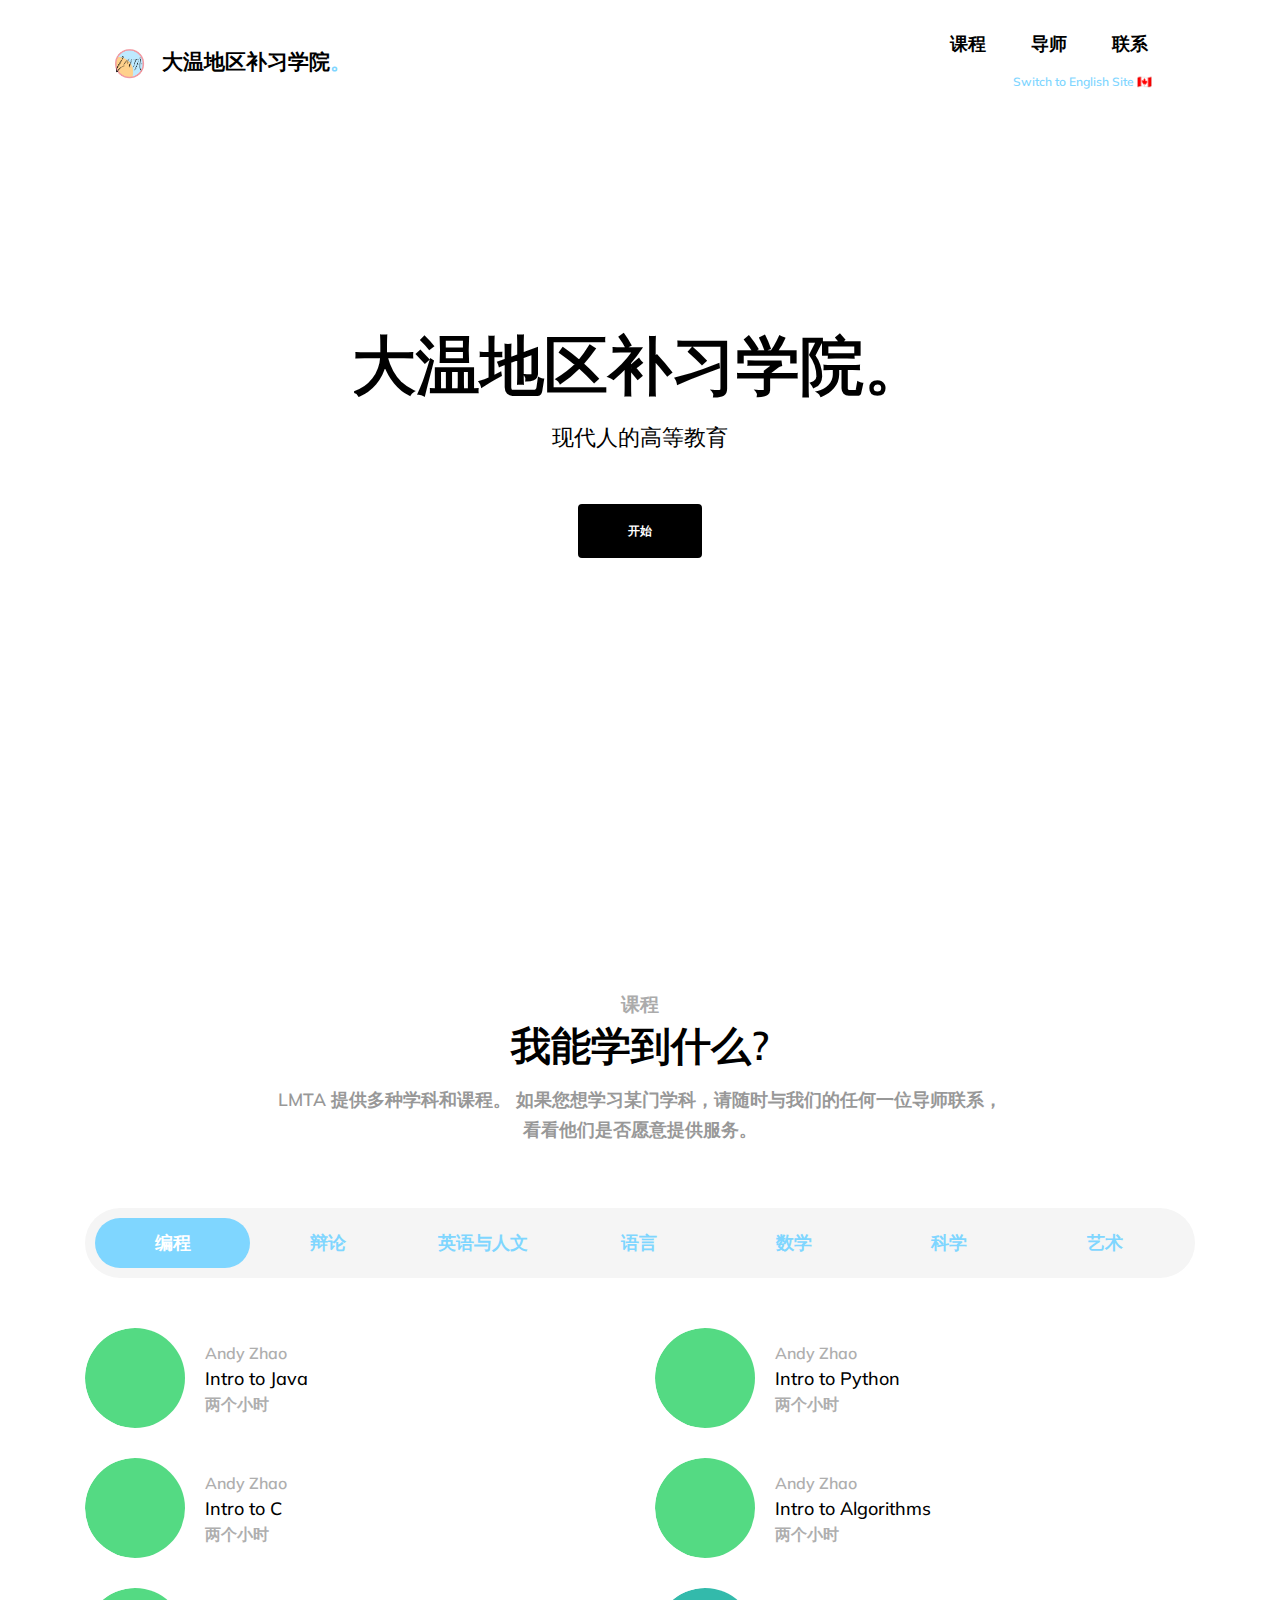
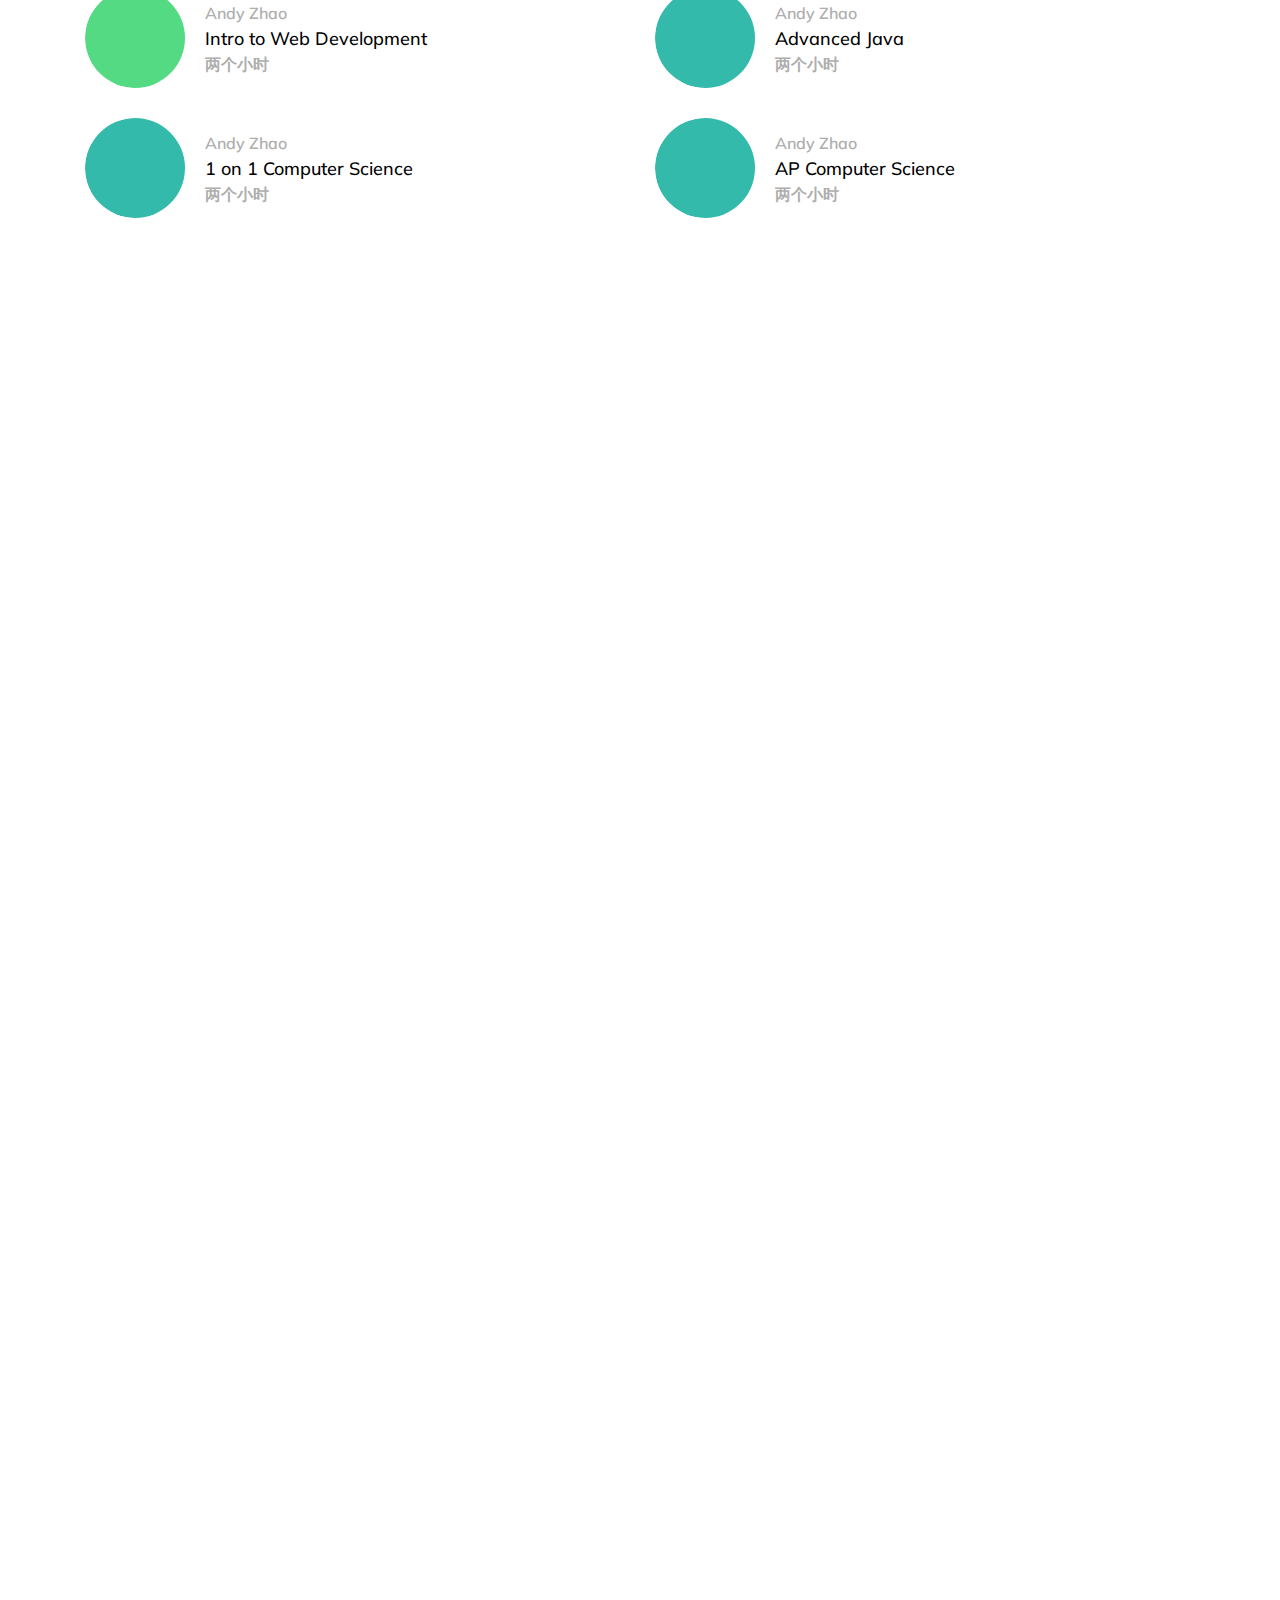
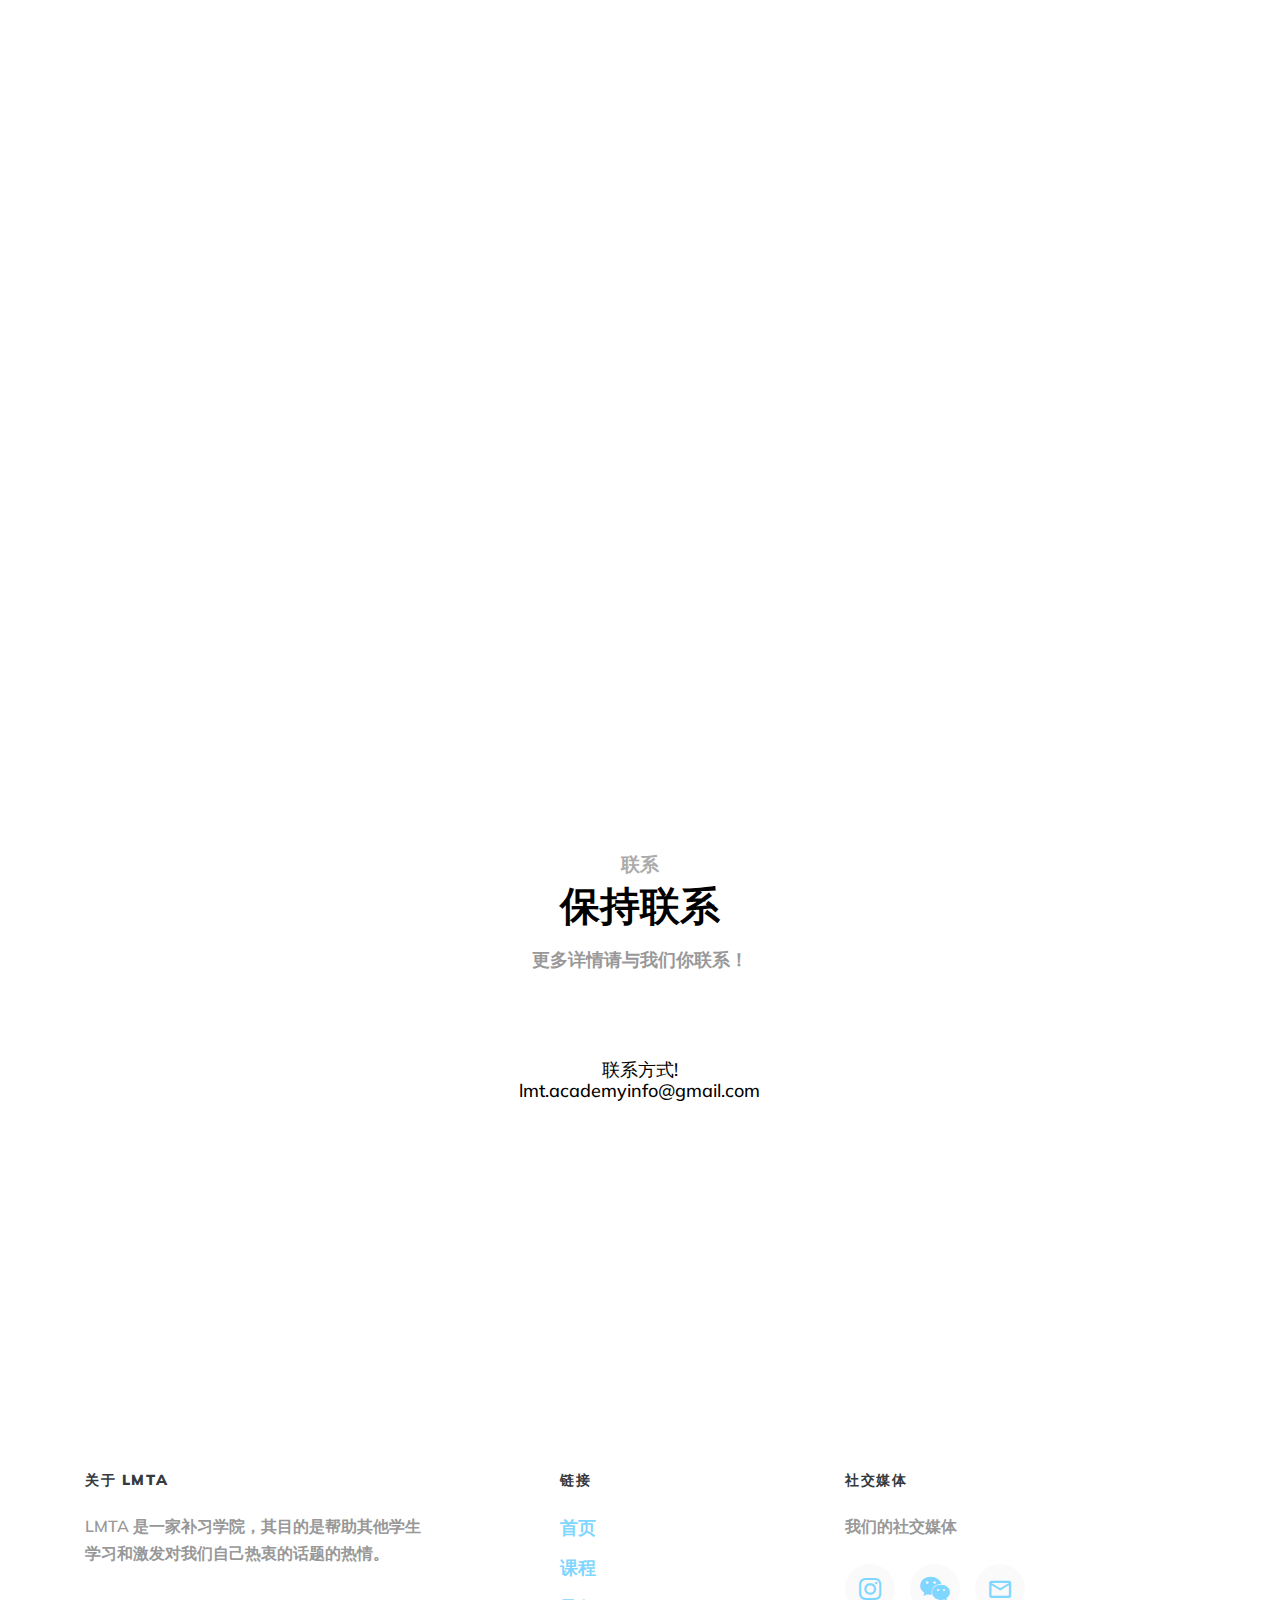
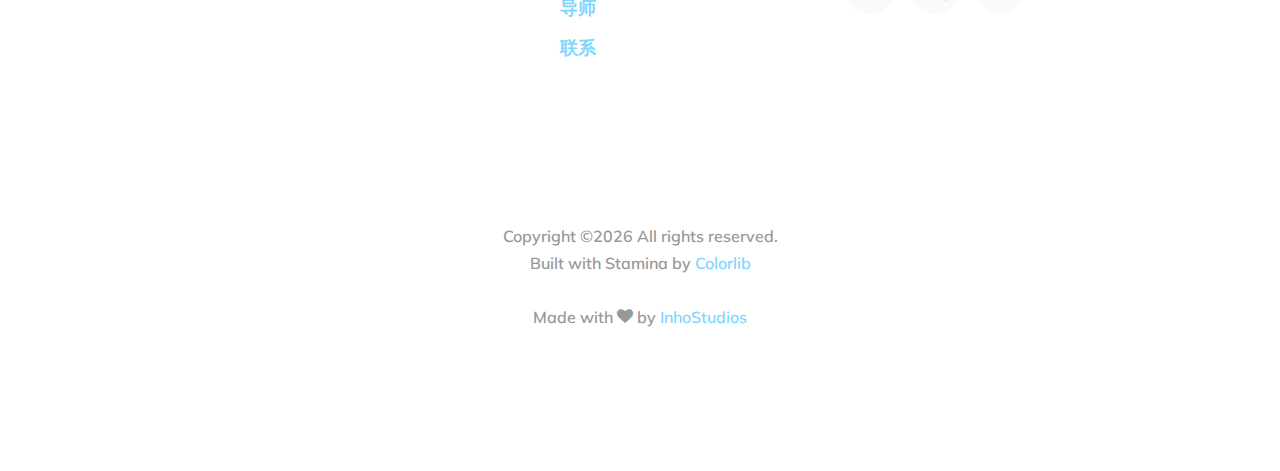
<file: chinese.html>
<!DOCTYPE html>
<html lang="en">

<head>
  <title>LMTA - Lower Mainland Tutoring Academy</title>
  <meta charset="utf-8">
  <meta name="viewport" content="width=device-width, initial-scale=1, shrink-to-fit=no">

  <link href="https://fonts.googleapis.com/css?family=Muli:300,400,700,900" rel="stylesheet">
  <link rel="stylesheet" href="fonts/icomoon/style.css">

  <link rel="stylesheet" href="css/bootstrap.min.css">
  <link rel="stylesheet" href="css/jquery-ui.css">
  <link rel="stylesheet" href="css/owl.carousel.min.css">
  <link rel="stylesheet" href="css/owl.theme.default.min.css">
  <link rel="stylesheet" href="css/owl.theme.default.min.css">

  <link rel="stylesheet" href="css/jquery.fancybox.min.css">

  <link rel="stylesheet" href="css/bootstrap-datepicker.css">

  <link rel="stylesheet" href="fonts/flaticon/font/flaticon.css">

  <link rel="stylesheet" href="css/aos.css">
  <link href="css/jquery.mb.YTPlayer.min.css" media="all" rel="stylesheet" type="text/css">

  <link rel="stylesheet" href="css/style.css">

  <link rel="icon" href="images/LMTA_Icon.png">



</head>

<body data-spy="scroll" data-target=".site-navbar-target" data-offset="300">

  <div class="site-wrap">

    <div class="site-mobile-menu site-navbar-target">
      <div class="site-mobile-menu-header">
        <div class="site-mobile-menu-close mt-3">
          <span class="icon-close2 js-menu-toggle"></span>
        </div>
      </div>
      <div class="site-mobile-menu-body"></div>
    </div>


    <header class="site-navbar py-4 js-sticky-header site-navbar-target" role="banner">

      <div class="container-fluid">
        <div class="d-flex align-items-center">
          <div class="site-logo"><img style="max-width:50px; max-height:50px; padding-right: 15px;"class="d-inline" src="images/LMTA_Icon.png"><a class="font-weight:500;" href="index.html">大温地区补习学院<span>。</span> </a></div>
          <div class="ml-auto">
            <nav class="site-navigation position-relative text-right" role="navigation">
              <ul class="site-menu main-menu js-clone-nav mr-auto d-none d-lg-block">
                <li><a href="#home-section" class="nav-link">首页</a></li>
                <li><a href="#course-section" class="nav-link">课程</a></li>
                <li><a href="#tutor-section" class="nav-link">导师</a></li>
                <li><a href="#contact-section" class="nav-link">联系</a></li>
              </ul><a href="index.html" class="nav-link" style="font-size: 12px;">Switch to English Site 🇨🇦</a>
            </nav>
            <a href="#" class="d-inline-block d-lg-none site-menu-toggle js-menu-toggle float-right"><span class="icon-menu h3"></span></a>
          </div>

        </div>
      </div>

    </header>

    <div class="intro-section" id="home-section" style="background-color: #fff;">
      <div class="container">

        <div class="row align-items-center">
          <div class="col-lg-12 mx-auto text-center" data-aos="fade-up">
            <h1 class="mb-3">大温地区补习学院。</h1>
            <p class="lead mx-auto desc mb-5">现代人的高等教育</p>
            <p class="text-center">
              <a href="#" class="btn btn-black py-3 px-5">开始</a>
            </p>
          </div>
        </div>

      </div>
    </div>


    <div class="site-section" id="course-section">
      <div class="container">
        <div class="row justify-content-center text-center mb-5">
          <div class="col-md-8  section-heading">
            <span class="subheading">课程</span>
            <h2 class="heading mb-3" style="font-weight:600;">我能学到什么?</h2>
            <p>LMTA 提供多种学科和课程。
              如果您想学习某门学科，请随时与我们的任何一位导师联系，看看他们是否愿意提供服务。</p>
          </div>
        </div>

        
        <div class="row">
          <div class="col-12">
            <ul class="nav days d-flex" role="tablist">
              <li class="nav-item">
                <a class="nav-link active" id="sunday-tab" data-toggle="tab" href="#nav-sunday" role="tab" aria-controls="sunday"
                  aria-selected="true">编程</a>
              </li>
              <li class="nav-item">
                <a class="nav-link" id="monday-tab" data-toggle="tab" href="#nav-monday" role="tab" aria-controls="monday"
                  aria-selected="false">辩论</a>
              </li>
              <li class="nav-item">
                <a class="nav-link" id="tuesday-tab" data-toggle="tab" href="#nav-tuesday" role="tab" aria-controls="tuesday"
                  aria-selected="false">英语与人文</a>
              </li>
              <li class="nav-item">
                <a class="nav-link" id="wednesday-tab" data-toggle="tab" href="#nav-wednesday" role="tab" aria-controls="wednesday"
                  aria-selected="false">语言</a>
              </li>

              <li class="nav-item">
                <a class="nav-link" id="thursday-tab" data-toggle="tab" href="#nav-thursday" role="tab" aria-controls="thursday"
                  aria-selected="false">数学</a>
              </li><li class="nav-item">
                <a class="nav-link" id="friday-tab" data-toggle="tab" href="#nav-friday" role="tab" aria-controls="friday"
                  aria-selected="false">科学</a>
              </li>
              <li class="nav-item">
                <a class="nav-link" id="saturday-tab" data-toggle="tab" href="#nav-saturday" role="tab" aria-controls="saturday"
                  aria-selected="false">艺术</a>
              </li>
            </ul>
          </div>
        </div>

        <div class="tab-content">
          <!--CS-->
          <div class="tab-pane fade show active" id="nav-sunday" role="tabpanel" aria-labelledby="nav-sunday-tab">
            <div class="row">
              <!-- class element start-->
              <div class="col-lg-6">

                <div class="class-item d-flex align-items-center"
                     onclick="window.location.href = 'mailto:lmt.academyinfo@gmail.com?subject=Intro to Java'">
                  <a class="class-item-thumbnail">
                    <img src="images/classes/cs.jpg" alt="Image">
                  </a>
                  <div class="class-item-text">
                    <span>Andy Zhao</span>
                    <h2>Intro to Java</h2>
                    <span>两个小时</span>
                  </div>
                </div>

                <!--Overview-->
                <div id="introtojava" class="overview" onclick="closeOverlay('introtojava')">
                  <h2>Intro to Java</h2>
                  <p>

                    Learn the basics of Java and object oriented programming.

                  </p>
                  <div class="row">
                    <div class="col-lg-5">
                      <p>

                        <strong>Topics Covered:</strong><br>
                        What is OOP?<br>
                        System Input and Output<br>
                        Variable and Data Types<br>
                        Classes<br>
                        Java Swing and the GUI<br>
                        Troubleshooting<br>

                      </p>
                    </div>
                    <div class="col-lg-5">
                      <p>

                        <strong>Class Types:</strong><br>
                        Classes (up to 6)<br>
                        1 on 1 (+$10 per hour)

                      </p>
                    </div>
                  </div>
                  <div class="row justify-content-center pad-top">
                    <div class="col-md-7">
                      <a href="mailto:lmt.academyinfo@gmail.com?subject=Intro to Java&body=I would like to learn more about the Intro to Java class!">
                        <div class="class-item align-items-center">
                          <div class="class-item-text text-center">
                            <h2 style="padding-top: 20px; padding-bottom: 20px; background-color:#7fd6ff">Sign Me Up!</h2>
                          </div>
                        </div>
                      </a>
                    </div>
                  </div>
                  <p class="text-center" style="font-size: 12px">Click anywhere to exit</p>
                </div>
                <!--end of overview-->
            
              </div>
              <!-- class element end-->

              <!-- class element start-->
              <div class="col-lg-6">

                <div class="class-item d-flex align-items-center"
                     onclick="window.location.href = 'mailto:lmt.academyinfo@gmail.com?subject=Intro to Java'">
                  <a class="class-item-thumbnail">
                    <img src="images/classes/cs.jpg" alt="Image">
                  </a>
                  <div class="class-item-text">
                    <span>Andy Zhao</span>
                    <h2>Intro to Python</h2>
                    <span>两个小时</span>
                  </div>
                </div>

                <div id="introtopython" class="overview" onclick="closeOverlay('introtopython')">
                  <h2>Intro to Python</h2>
                  <p>

                    Learn the basics of Python syntax and programming logic.

                  </p>
                  <div class="row">
                    <div class="col-lg-5">
                      <p>

                        <strong>Topics Covered:</strong><br>
                        Python Syntax<br>
                        System Input and Output<br>
                        Variable and Data Types<br>
                        Functions<br>
                        Importing Libraries<br>
                        Troubleshooting<br>

                      </p>
                    </div>
                    <div class="col-lg-5">
                      <p>

                        <strong>Class Types:</strong><br>
                        Classes (up to 6)<br>
                        1 on 1 (+$10 per hour)

                      </p>
                    </div>
                  </div>
                  <div class="row justify-content-center pad-top">
                    <div class="col-md-7">
                      <a href="mailto:lmt.academyinfo@gmail.com?subject=Intro to Python&body=I would like to learn more about the Intro to Python class!">
                        <div class="class-item align-items-center">
                          <div class="class-item-text text-center">
                            <h2 style="padding-top: 20px; padding-bottom: 20px; background-color:#7fd6ff">Sign Me Up!</h2>
                          </div>
                        </div>
                      </a>
                    </div>
                  </div>
                  <p class="text-center" style="font-size: 12px">Click anywhere to exit</p>
                </div>

              </div>
              <!-- class element end-->
              <!-- class element start-->
              <div class="col-lg-6">

                <div class="class-item d-flex align-items-center"
                     onclick="window.location.href = 'mailto:lmt.academyinfo@gmail.com?subject=Intro to Java'">
                  <a class="class-item-thumbnail">
                    <img src="images/classes/cs.jpg" alt="Image">
                  </a>
                  <div class="class-item-text">
                    <span>Andy Zhao</span>
                    <h2>Intro to C</h2>
                    <span>两个小时</span>
                  </div>
                </div>

                <div id="introtoc" class="overview" onclick="closeOverlay('introtoc')">

                  <h2>Intro to C</h2>
                  <p>

                    Learn the basics of C.

                  </p>
                  <div class="row">
                    <div class="col-lg-5">
                      <p>

                        <strong>Topics Covered:</strong><br>
                        Syntax<br>
                        Input and Output<br>
                        Variable and Data Types<br>
                        Data Manipulation<br>
                        Dynamic Memory Allocation<br>
                        Structs<br>
                        Troubleshooting<br>

                      </p>
                    </div>
                    <div class="col-lg-5">
                      <p>

                        <strong>Class Types:</strong><br>
                        Classes (up to 6)<br>
                        1 on 1 (+$10 per hour)

                      </p>
                    </div>
                  </div>
                  <div class="row justify-content-center pad-top">
                    <div class="col-md-7">
                      <a href="mailto:lmt.academyinfo@gmail.com?subject=Intro to C&body=I would like to learn more about the Intro to C class!">
                        <div class="class-item align-items-center">
                          <div class="class-item-text text-center">
                            <h2 style="padding-top: 20px; padding-bottom: 20px; background-color:#7fd6ff">Sign Me Up!</h2>
                          </div>
                        </div>
                      </a>
                    </div>
                  </div>
                  <p class="text-center" style="font-size: 12px">Click anywhere to exit</p>
                </div>

              </div>
              <!-- class element end-->
              <!-- class element start-->
              <div class="col-lg-6">

                <div class="class-item d-flex align-items-center"
                     onclick="window.location.href = 'mailto:lmt.academyinfo@gmail.com?subject=Intro to Java'">
                  <a class="class-item-thumbnail">
                    <img src="images/classes/cs.jpg" alt="Image">
                  </a>
                  <div class="class-item-text">
                    <span>Andy Zhao</span>
                    <h2>Intro to Algorithms</h2>
                    <span>两个小时</span>
                  </div>
                </div>

                <div id="introtoalgo" class="overview" onclick="closeOverlay('introtoalgo')">

                  <h2>Intro to Algorithms</h2>
                  <p>

                    Learn about common sorting, searching, and data manipulation algorithms.

                  </p>
                  <div class="row">
                    <div class="col-lg-5">
                      <p>

                        <strong>Topics Covered:</strong><br>
                        Big-O Notation and Running Time<br>
                        Linear Search<br>
                        Binary Search<br>
                        Bubble Sort, Insertion Sort, and Selection Sort<br>
                        Merge Sort and Quick Sort<br>
                        Troubleshooting<br>

                      </p>
                    </div>
                    <div class="col-lg-5">
                      <p>

                        <strong>Class Types:</strong><br>
                        1 on 1 (+$10 per hour)<br>
                        (Offered in the language of your choice)

                      </p>
                    </div>
                  </div>
                  <div class="row justify-content-center pad-top">
                    <div class="col-md-7">
                      <a href="mailto:lmt.academyinfo@gmail.com?subject=Intro to Algorithms&body=I would like to learn more about the Intro to Algorithms class!">
                        <div class="class-item align-items-center">
                          <div class="class-item-text text-center">
                            <h2 style="padding-top: 20px; padding-bottom: 20px; background-color:#7fd6ff">Sign Me Up!</h2>
                          </div>
                        </div>
                      </a>
                    </div>
                  </div>
                  <p class="text-center" style="font-size: 12px">Click anywhere to exit</p>
                </div>

              </div>
              <!-- class element end-->
              <!-- class element start-->
              <div class="col-lg-6">

                <div class="class-item d-flex align-items-center"
                     onclick="window.location.href = 'mailto:lmt.academyinfo@gmail.com?subject=Intro to Java'">
                  <a class="class-item-thumbnail">
                    <img src="images/classes/cs.jpg" alt="Image">
                  </a>
                  <div class="class-item-text">
                    <span>Andy Zhao</span>
                    <h2>Intro to Web Development</h2>
                    <span>两个小时</span>
                  </div>
                </div>

                <div id="introtowebdev" class="overview" onclick="closeOverlay('introtowebdev')">

                  <h2>Intro to Web Development</h2>
                  <p>

                    Learn the basics of HTML, CSS, and JS and build your own front-end website.

                  </p>
                  <div class="row">
                    <div class="col-lg-5">
                      <p>

                        <strong>Topics Covered:</strong><br>
                        HTML Tags and Markup Languages<br>
                        CSS, styling, fonts<br>
                        Bootstrap<br>
                        Images and Media<br>
                        Javascript<br>

                      </p>
                    </div>
                    <div class="col-lg-5">
                      <p>

                        <strong>Class Types:</strong><br>
                        Classes (up to 6)<br>
                        1 on 1 (+$10 per hour)

                      </p>
                    </div>
                  </div>
                  <div class="row justify-content-center pad-top">
                    <div class="col-md-7">
                      <a href="mailto:lmt.academyinfo@gmail.com?subject=Intro to Web Development&body=I would like to learn more about the Intro to Web Development class!">
                        <div class="class-item align-items-center">
                          <div class="class-item-text text-center">
                            <h2 style="padding-top: 20px; padding-bottom: 20px; background-color:#7fd6ff">Sign Me Up!</h2>
                          </div>
                        </div>
                      </a>
                    </div>
                  </div>
                  <p class="text-center" style="font-size: 12px">Click anywhere to exit</p>
                </div>

              </div>
              <!-- class element end-->
              <!-- class element start-->
              <div class="col-lg-6">

                <div class="class-item d-flex align-items-center"
                     onclick="window.location.href = 'mailto:lmt.academyinfo@gmail.com?subject=Intro to Java'">
                  <a class="class-item-thumbnail">
                    <img src="images/classes/advanced%20cs.jpg" alt="Image">
                  </a>
                  <div class="class-item-text">
                    <span>Andy Zhao</span>
                    <h2>Advanced Java</h2>
                    <span>两个小时</span>
                  </div>
                </div>

                <div id="AdvancedJava" class="overview" onclick="closeOverlay('AdvancedJava')">

                  <h2>Advanced Java</h2>
                  <p>

                    Learn about complex algorithms, APIs, and libraries in Java.

                  </p>
                  <div class="row">
                    <div class="col-lg-5">
                      <p>

                        <strong>Topics Covered:</strong><br>
                        Big-O Notation<br>
                        Searching and Sorting<br>
                        File Reading and Writing<br>
                        Rendering and the Graphics object<br>
                        Maven and APIs<br>
                        - Build a Discord chatbot<br>

                      </p>
                    </div>
                    <div class="col-lg-5">
                      <p>

                        <strong>Class Types:</strong><br>
                        Classes (up to 6)<br>
                        1 on 1 (+$10 per hour)

                      </p>
                    </div>
                  </div>
                  <div class="row justify-content-center pad-top">
                    <div class="col-md-7">
                      <a href="mailto:lmt.academyinfo@gmail.com?subject=Advanced Java&body=I would like to learn more about the Advanced Java class!">
                        <div class="class-item align-items-center">
                          <div class="class-item-text text-center">
                            <h2 style="padding-top: 20px; padding-bottom: 20px; background-color:#7fd6ff">Sign Me Up!</h2>
                          </div>
                        </div>
                      </a>
                    </div>
                  </div>
                  <p class="text-center" style="font-size: 12px">Click anywhere to exit</p>
                </div>

              </div>
              <!-- class element end-->
              <!-- class element start-->
              <div class="col-lg-6">

                <div class="class-item d-flex align-items-center"
                     onclick="window.location.href = 'mailto:lmt.academyinfo@gmail.com?subject=Intro to Java'">
                  <a class="class-item-thumbnail">
                    <img src="images/classes/advanced%20cs.jpg" alt="Image">
                  </a>
                  <div class="class-item-text">
                    <span>Andy Zhao</span>
                    <h2>1 on 1 Computer Science</h2>
                    <span>两个小时</span>
                  </div>
                </div>

                <div id="1on1CS" class="overview" onclick="closeOverlay('1on1CS')">

                  <h2>1 on 1 Computer Science</h2>
                  <p>

                    Get 1 on 1 help for your programming projects and classes.

                  </p>
                  <div class="row">
                    <div class="col-lg-5">
                      <p>

                        <strong>Comprehension Level:</strong><br>
                        AP Computer Science<br>
                        University Level Computer Science<br>
                        Computer Science 9, 10, 11


                      </p>
                    </div>
                    <div class="col-lg-5">
                      <p>

                        <strong>Class Types:</strong><br>
                        1 on 1 (+$10 per hour)

                      </p>
                    </div>
                  </div>
                  <div class="row justify-content-center pad-top">
                    <div class="col-md-7">
                      <a href="mailto:lmt.academyinfo@gmail.com?subject=1 on 1 Computer Science&body=I would like to learn more about 1 on 1 Computer Science!">
                        <div class="class-item align-items-center">
                          <div class="class-item-text text-center">
                            <h2 style="padding-top: 20px; padding-bottom: 20px; background-color:#7fd6ff">Sign Me Up!</h2>
                          </div>
                        </div>
                      </a>
                    </div>
                  </div>
                  <p class="text-center" style="font-size: 12px">Click anywhere to exit</p>
                </div>

              </div>
              <!-- class element end-->
              <!-- class element start-->
              <div class="col-lg-6">

                <div class="class-item d-flex align-items-center"
                     onclick="window.location.href = 'mailto:lmt.academyinfo@gmail.com?subject=Intro to Java'">
                  <a class="class-item-thumbnail">
                    <img src="images/classes/advanced%20cs.jpg" alt="Image">
                  </a>
                  <div class="class-item-text">
                    <span>Andy Zhao</span>
                    <h2>AP Computer Science</h2>
                    <span>两个小时</span>
                  </div>
                </div>

                <div id="APCS" class="overview" onclick="closeOverlay('APCS')">

                  <h2>AP Computer Science</h2>
                  <p>

                    Get help for the AP Computer Science curriculum

                  </p>
                  <div class="row">
                    <div class="col-lg-5">
                      <p>

                        <strong>Topics Covered:</strong><br>
                        Hello, World!<br>
                        Variables<br>
                        Conditions<br>
                        Iteration and Loops<br>
                        Random and Math<br>
                        GUI<br>
                        Arrays and ArrayList<br>
                        Classes<br>
                        File Reading and Writing<br>

                      </p>
                    </div>
                    <div class="col-lg-5">
                      <p>

                        <strong>Class Types:</strong><br>
                        Classes (up to 6)<br>
                        1 on 1 help (+$10 per hour)

                      </p>
                    </div>
                  </div>
                  <div class="row justify-content-center pad-top">
                    <div class="col-md-7">
                      <a href="mailto:lmt.academyinfo@gmail.com?subject=Intro to Java&body=I would like to learn more about the Intro to Java class!">
                        <div class="class-item align-items-center">
                          <div class="class-item-text text-center">
                            <h2 style="padding-top: 20px; padding-bottom: 20px; background-color:#7fd6ff">Sign Me Up!</h2>
                          </div>
                        </div>
                      </a>
                    </div>
                  </div>
                  <p class="text-center" style="font-size: 12px">Click anywhere to exit</p>
                </div>

              </div>
              <!-- class element end-->
            </div>
          </div>
          <!--Debate-->
          <div class="tab-pane fade" id="nav-monday" role="tabpanel" aria-labelledby="nav-monday-tab">
            <div class="row">
              <!-- class element start-->
              <div class="col-lg-6">

                <div class="class-item d-flex align-items-center"
                     onclick="window.location.href = 'mailto:lmt.academyinfo@gmail.com?subject=Intro to Java'">
                  <a class="class-item-thumbnail">
                    <img src="images/classes/debate.jpg" alt="Image">
                  </a>
                  <div class="class-item-text">
                    <span>Yuki Zhao / Grace Jia</span>
                    <h2>Beginner Elementary Debate</h2>
                    <span>两个小时</span>
                  </div>
                </div>

                <div id="begElemDeb" class="overview" onclick="closeOverlay('begElemDeb')">
                  <h2>Beginner Elementary Debate</h2>
                  <p>

                    Learn the basics of Java and object oriented programming.

                  </p>
                  <div class="row">
                    <div class="col-lg-5">
                      <p>

                        <strong>Topics Covered:</strong><br>
                        What is OOP?<br>
                        System Input and Output<br>
                        Variable and Data Types<br>
                        Classes<br>
                        Java Swing and the GUI<br>
                        Troubleshooting<br>

                      </p>
                    </div>
                    <div class="col-lg-5">
                      <p>

                        <strong>Classes:</strong><br>
                        Monday 1:30PM - 3:30PM<br>
                        Monday 4:00PM - 6:00PM<br>
                        Friday 1:30PM - 3:30PM<br>
                        Friday 4:00PM - 6:00PM<br>
                        1 on 1

                      </p>
                    </div>
                  </div>
                  <div class="row justify-content-center pad-top">
                    <div class="col-md-7">
                      <a href="mailto:lmt.academyinfo@gmail.com?subject=Intro to Java&body=I would like to learn more about the Intro to Java class!">
                        <div class="class-item align-items-center">
                          <div class="class-item-text text-center">
                            <h2 style="padding-top: 20px; padding-bottom: 20px; background-color:#7fd6ff">Sign Me Up!</h2>
                          </div>
                        </div>
                      </a>
                    </div>
                  </div>
                  <p class="text-center" style="font-size: 12px">Click anywhere to exit</p>
                </div>

              </div>
              <!-- class element end-->
              <!-- class element start-->
              <div class="col-lg-6">

                <div class="class-item d-flex align-items-center"
                     onclick="window.location.href = 'mailto:lmt.academyinfo@gmail.com?subject=Intro to Java'">
                  <a class="class-item-thumbnail">
                    <img src="images/classes/debate.jpg" alt="Image">
                  </a>
                  <div class="class-item-text">
                    <span>Yuki Zhao / Grace Jia</span>
                    <h2>Beginner High School Debate</h2>
                    <span>两个小时</span>
                  </div>
                </div>

                <div id="begHSDeb" class="overview" onclick="closeOverlay('begHSDeb')">
                  <h2>Beginner High School Debate</h2>
                  <p>hello this is an overlay</p>
                  <div class="row">
                    <div class="col-lg-5">
                      <p>

                        <strong>Topics Covered:</strong><br>
                        What is OOP?<br>
                        System Input and Output<br>
                        Variable and Data Types<br>
                        Classes<br>
                        Java Swing and the GUI<br>
                        Troubleshooting<br>

                      </p>
                    </div>
                    <div class="col-lg-5">
                      <p>

                        <strong>Classes:</strong><br>
                        Monday 1:30PM - 3:30PM<br>
                        Monday 4:00PM - 6:00PM<br>
                        Friday 1:30PM - 3:30PM<br>
                        Friday 4:00PM - 6:00PM<br>
                        1 on 1


                      </p>
                    </div>
                  </div>
                  <div class="row justify-content-center pad-top">
                    <div class="col-md-7">
                      <a href="mailto:lmt.academyinfo@gmail.com?subject=Intro to Java&body=I would like to learn more about the Intro to Java class!">
                        <div class="class-item align-items-center">
                          <div class="class-item-text text-center">
                            <h2 style="padding-top: 20px; padding-bottom: 20px; background-color:#7fd6ff">Sign Me Up!</h2>
                          </div>
                        </div>
                      </a>
                    </div>
                  </div>
                  <p class="text-center" style="font-size: 12px">Click anywhere to exit</p>
                </div>

              </div>
              <!-- class element end-->
              <!-- class element start-->
              <div class="col-lg-6">

                <div class="class-item d-flex align-items-center"
                     onclick="window.location.href = 'mailto:lmt.academyinfo@gmail.com?subject=Intro to Java'">
                  <a class="class-item-thumbnail">
                    <img src="images/classes/intermediate%20debate.jpg" alt="Image">
                  </a>
                  <div class="class-item-text">
                    <span>Yuki Zhao / Grace Jia</span>
                    <h2>Intermediate Elementary Debate</h2>
                    <span>两个小时</span>
                  </div>
                </div>

                <div id="interElemDeb" class="overview" onclick="closeOverlay('interElemDeb')">
                  <h2>Intermediate Elementary Debate</h2>
                  <p>hello this is an overlay</p>
                  <div class="row">
                    <div class="col-lg-5">
                      <p>

                        <strong>Topics Covered:</strong><br>
                        What is OOP?<br>
                        System Input and Output<br>
                        Variable and Data Types<br>
                        Classes<br>
                        Java Swing and the GUI<br>
                        Troubleshooting<br>

                      </p>
                    </div>
                    <div class="col-lg-5">
                      <p>


                        <strong>Classes:</strong><br>
                        Tuesday 1:30PM - 3:30PM<br>
                        Tuesday 7:00PM - 9:00PM<br>
                        1 on 1


                      </p>
                    </div>
                  </div>
                  <div class="row justify-content-center pad-top">
                    <div class="col-md-7">
                      <a href="mailto:lmt.academyinfo@gmail.com?subject=Intro to Java&body=I would like to learn more about the Intro to Java class!">
                        <div class="class-item align-items-center">
                          <div class="class-item-text text-center">
                            <h2 style="padding-top: 20px; padding-bottom: 20px; background-color:#7fd6ff">Sign Me Up!</h2>
                          </div>
                        </div>
                      </a>
                    </div>
                  </div>
                  <p class="text-center" style="font-size: 12px">Click anywhere to exit</p>
                </div>

              </div>
              <!-- class element end-->
              <!-- class element start-->
              <div class="col-lg-6">

                <div class="class-item d-flex align-items-center"
                     onclick="window.location.href = 'mailto:lmt.academyinfo@gmail.com?subject=Intro to Java'">
                  <a class="class-item-thumbnail">
                    <img src="images/classes/intermediate%20debate.jpg" alt="Image">
                  </a>
                  <div class="class-item-text">
                    <span>Yuki Zhao / Grace Jia</span>
                    <h2>Intermediate High School Debate</h2>
                    <span>两个小时</span>
                  </div>
                </div>

                <div id="interHSDeb" class="overview" onclick="closeOverlay('interHSDeb')">
                  <h2>Intermediate High School Debate</h2>
                  <p>hello this is an overlay</p>
                  <div class="row">
                    <div class="col-lg-5">
                      <p>

                        <strong>Topics Covered:</strong><br>
                        What is OOP?<br>
                        System Input and Output<br>
                        Variable and Data Types<br>
                        Classes<br>
                        Java Swing and the GUI<br>
                        Troubleshooting<br>

                      </p>
                    </div>
                    <div class="col-lg-5">
                      <p>

                        <strong>Classes:</strong><br>
                        Wednesday 1:30PM - 3:30PM<br>
                        1 on 1

                      </p>
                    </div>
                  </div>
                  <div class="row justify-content-center pad-top">
                    <div class="col-md-7">
                      <a href="mailto:lmt.academyinfo@gmail.com?subject=Intro to Java&body=I would like to learn more about the Intro to Java class!">
                        <div class="class-item align-items-center">
                          <div class="class-item-text text-center">
                            <h2 style="padding-top: 20px; padding-bottom: 20px; background-color:#7fd6ff">Sign Me Up!</h2>
                          </div>
                        </div>
                      </a>
                    </div>
                  </div>
                  <p class="text-center" style="font-size: 12px">Click anywhere to exit</p>
                </div>

              </div>
              <!-- class element end-->
            </div>
          </div>
          <!--Humanities-->
          <div class="tab-pane fade" id="nav-tuesday" role="tabpanel" aria-labelledby="nav-tuesday-tab">
            <div class="row">
              <!-- class element start-->
              <div class="col-lg-6">

                <div class="class-item d-flex align-items-center"
                     onclick="window.location.href = 'mailto:lmt.academyinfo@gmail.com?subject=Intro to Java'">
                  <a class="class-item-thumbnail">
                    <img src="images/classes/eng.jpg" alt="Image">
                  </a>
                  <div class="class-item-text">
                    <span>Upon Request</span>
                    <h2>1 on 1 English</h2>
                    <span>一小时</span>
                  </div>
                </div>

                <div id="1on1eng" class="overview" onclick="closeOverlay('1on1eng')">
                  <h2>1 on 1 English</h2>
                  <p>Get 1 on 1 help with English.</p>
                  <div class="row">
                    <div class="col-lg-5">
                      <p>

                        <strong>Topics Covered:</strong><br>
                        What is OOP?<br>
                        System Input and Output<br>
                        Variable and Data Types<br>
                        Classes<br>
                        Java Swing and the GUI<br>
                        Troubleshooting<br>

                      </p>
                    </div>
                    <div class="col-lg-5">
                      <p>

                        <strong>Class Types:</strong><br>
                        Classes (up to 6)<br>
                        1 on 1 (+$10 per hour)

                      </p>
                    </div>
                  </div>
                  <div class="row justify-content-center pad-top">
                    <div class="col-md-7">
                      <a href="mailto:lmt.academyinfo@gmail.com?subject=Intro to Java&body=I would like to learn more about the Intro to Java class!">
                        <div class="class-item align-items-center">
                          <div class="class-item-text text-center">
                            <h2 style="padding-top: 20px; padding-bottom: 20px; background-color:#7fd6ff">Sign Me Up!</h2>
                          </div>
                        </div>
                      </a>
                    </div>
                  </div>
                  <p class="text-center" style="font-size: 12px">Click anywhere to exit</p>
                </div>

              </div>
              <!-- class element end-->
              <!-- class element start-->
              <div class="col-lg-6">

                <div class="class-item d-flex align-items-center"
                     onclick="window.location.href = 'mailto:lmt.academyinfo@gmail.com?subject=Intro to Java'">
                  <a class="class-item-thumbnail">
                    <img src="images/classes/eng.jpg" alt="Image">
                  </a>
                  <div class="class-item-text">
                    <span>Rena Su</span>
                    <h2>Elementary Poetry</h2>
                    <span>一小时</span>
                  </div>
                </div>

                <div id="elemPoetry" class="overview" onclick="closeOverlay('elemPoetry')">
                  <h2>Elementary Poetry</h2>
                  <p>Learn poetry at an elementary level.</p>
                  <div class="row">
                    <div class="col-lg-5">
                      <p>

                        <strong>Topics Covered:</strong><br>
                        What is OOP?<br>
                        System Input and Output<br>
                        Variable and Data Types<br>
                        Classes<br>
                        Java Swing and the GUI<br>
                        Troubleshooting<br>

                      </p>
                    </div>
                    <div class="col-lg-5">
                      <p>

                        <strong>Class Types:</strong><br>
                        Classes (up to 6)<br>
                        1 on 1 (+$10 per hour)

                      </p>
                    </div>
                  </div>
                  <div class="row justify-content-center pad-top">
                    <div class="col-md-7">
                      <a href="mailto:lmt.academyinfo@gmail.com?subject=Intro to Java&body=I would like to learn more about the Intro to Java class!">
                        <div class="class-item align-items-center">
                          <div class="class-item-text text-center">
                            <h2 style="padding-top: 20px; padding-bottom: 20px; background-color:#7fd6ff">Sign Me Up!</h2>
                          </div>
                        </div>
                      </a>
                    </div>
                  </div>
                  <p class="text-center" style="font-size: 12px">Click anywhere to exit</p>
                </div>

              </div>
              <!-- class element end-->
              <!-- class element start-->
              <div class="col-lg-6">

                <div class="class-item d-flex align-items-center"
                     onclick="window.location.href = 'mailto:lmt.academyinfo@gmail.com?subject=Intro to Java'">
                  <a class="class-item-thumbnail">
                    <img src="images/classes/eng.jpg" alt="Image">
                  </a>
                  <div class="class-item-text">
                    <span>Rena Su</span>
                    <h2>High School Poetry</h2>
                    <span>一小时</span>
                  </div>
                </div>

                <div id="HSPoetry" class="overview" onclick="closeOverlay('HSPoetry')">
                  <h2>High School Poetry</h2>
                  <p>Learn Poetry at a high school level.</p>
                  <div class="row">
                    <div class="col-lg-5">
                      <p>

                        <strong>Topics Covered:</strong><br>
                        What is OOP?<br>
                        System Input and Output<br>
                        Variable and Data Types<br>
                        Classes<br>
                        Java Swing and the GUI<br>
                        Troubleshooting<br>

                      </p>
                    </div>
                    <div class="col-lg-5">
                      <p>

                        <strong>Class Types:</strong><br>
                        Classes (up to 6)<br>
                        1 on 1 (+$10 per hour)

                      </p>
                    </div>
                  </div>
                  <div class="row justify-content-center pad-top">
                    <div class="col-md-7">
                      <a href="mailto:lmt.academyinfo@gmail.com?subject=Intro to Java&body=I would like to learn more about the Intro to Java class!">
                        <div class="class-item align-items-center">
                          <div class="class-item-text text-center">
                            <h2 style="padding-top: 20px; padding-bottom: 20px; background-color:#7fd6ff">Sign Me Up!</h2>
                          </div>
                        </div>
                      </a>
                    </div>
                  </div>
                  <p class="text-center" style="font-size: 12px">Click anywhere to exit</p>
                </div>

              </div>
              <!-- class element end-->
              <!-- class element start-->
              <div class="col-lg-6">

                <div class="class-item d-flex align-items-center"
                     onclick="window.location.href = 'mailto:lmt.academyinfo@gmail.com?subject=Intro to Java'">
                  <a class="class-item-thumbnail">
                    <img src="images/classes/eng.jpg" alt="Image">
                  </a>
                  <div class="class-item-text">
                    <span>Carrie Liu</span>
                    <h2>Grammar and Comprehension</h2>
                    <span>一小时</span>
                  </div>
                </div>

                <div id="grammar" class="overview" onclick="closeOverlay('grammar')">
                  <h2>Grammar and Comprehension</h2>
                  <p>Learn fundamental grammar rules and practice reading comprehension.</p>
                  <div class="row">
                    <div class="col-lg-5">
                      <p>

                        <strong>Topics Covered:</strong><br>
                        What is OOP?<br>
                        System Input and Output<br>
                        Variable and Data Types<br>
                        Classes<br>
                        Java Swing and the GUI<br>
                        Troubleshooting<br>

                      </p>
                    </div>
                    <div class="col-lg-5">
                      <p>

                        <strong>Class Types:</strong><br>
                        Classes (up to 6)<br>
                        1 on 1 (+$10 per hour)

                      </p>
                    </div>
                  </div>
                  <div class="row justify-content-center pad-top">
                    <div class="col-md-7">
                      <a href="mailto:lmt.academyinfo@gmail.com?subject=Intro to Java&body=I would like to learn more about the Intro to Java class!">
                        <div class="class-item align-items-center">
                          <div class="class-item-text text-center">
                            <h2 style="padding-top: 20px; padding-bottom: 20px; background-color:#7fd6ff">Sign Me Up!</h2>
                          </div>
                        </div>
                      </a>
                    </div>
                  </div>
                  <p class="text-center" style="font-size: 12px">Click anywhere to exit</p>
                </div>

              </div>
              <!-- class element end-->
              <!-- class element start-->
              <div class="col-lg-6">

                <div class="class-item d-flex align-items-center"
                     onclick="window.location.href = 'mailto:lmt.academyinfo@gmail.com?subject=Intro to Java'">
                  <a class="class-item-thumbnail">
                    <img src="images/classes/eng.jpg" alt="Image">
                  </a>
                  <div class="class-item-text">
                    <span>Grace Jia / Yuki Zhao / Andy Zhao</span>
                    <h2>Elementary Essay Writing</h2>
                    <span>一小时</span>
                  </div>
                </div>

                <div id="elemessay" class="overview" onclick="closeOverlay('elemessay')">
                  <h2>Elementary Essay Writing</h2>
                  <p>Learn essay writing formats and structures at an elementary level.</p>
                  <div class="row">
                    <div class="col-lg-5">
                      <p>

                        <strong>Topics Covered:</strong><br>
                        Paragraph Structure<br>
                        3 Paragraph Essay Structure<br>
                        Topic and Conclusion Sentences<br>

                      </p>
                    </div>
                    <div class="col-lg-5">
                      <p>

                        <strong>Class Types:</strong><br>
                        Classes (up to 6)<br>
                        1 on 1 (+$10 per hour)

                      </p>
                    </div>
                  </div>
                  <div class="row justify-content-center pad-top">
                    <div class="col-md-7">
                      <a href="mailto:lmt.academyinfo@gmail.com?subject=Intro to Java&body=I would like to learn more about the Intro to Java class!">
                        <div class="class-item align-items-center">
                          <div class="class-item-text text-center">
                            <h2 style="padding-top: 20px; padding-bottom: 20px; background-color:#7fd6ff">Sign Me Up!</h2>
                          </div>
                        </div>
                      </a>
                    </div>
                  </div>
                  <p class="text-center" style="font-size: 12px">Click anywhere to exit</p>
                </div>

              </div>
              <!-- class element end-->
              <!-- class element start-->
              <div class="col-lg-6">

                <div class="class-item d-flex align-items-center"
                     onclick="window.location.href = 'mailto:lmt.academyinfo@gmail.com?subject=Intro to Java'">
                  <a class="class-item-thumbnail">
                    <img src="images/classes/eng.jpg" alt="Image">
                  </a>
                  <div class="class-item-text">
                    <span>Grace Jia / Yuki Zhao / Andy Zhao</span>
                    <h2>High School Essay Writing</h2>
                    <span>一小时</span>
                  </div>
                </div>

                <div id="HSessay" class="overview" onclick="closeOverlay('HSessay')">
                  <h2>High School Essay Writing</h2>
                  <p>Learn about different essay styles and writing formats at a high school level.</p>
                  <div class="row">
                    <div class="col-lg-5">
                      <p>

                        <strong>Topics Covered:</strong><br>
                        Persuasive Essays<br>
                        Synthesis Essays<br>
                        Compare + Contrast Essays<br>
                        Expositional Essays<br>
                        Academic Papers<br>

                      </p>
                    </div>
                    <div class="col-lg-5">
                      <p>

                        <strong>Class Types:</strong><br>
                        Classes (up to 6)<br>
                        1 on 1 (+$10 per hour)

                      </p>
                    </div>
                  </div>
                  <div class="row justify-content-center pad-top">
                    <div class="col-md-7">
                      <a href="mailto:lmt.academyinfo@gmail.com?subject=Intro to Java&body=I would like to learn more about the Intro to Java class!">
                        <div class="class-item align-items-center">
                          <div class="class-item-text text-center">
                            <h2 style="padding-top: 20px; padding-bottom: 20px; background-color:#7fd6ff">Sign Me Up!</h2>
                          </div>
                        </div>
                      </a>
                    </div>
                  </div>
                  <p class="text-center" style="font-size: 12px">Click anywhere to exit</p>
                </div>

              </div>
              <!-- class element end-->
              <!-- class element start-->
              <div class="col-lg-6">

                <div class="class-item d-flex align-items-center"
                     onclick="window.location.href = 'mailto:lmt.academyinfo@gmail.com?subject=Intro to Java'">
                  <a class="class-item-thumbnail">
                    <img src="images/classes/socials.jpg" alt="Image">
                  </a>
                  <div class="class-item-text">
                    <span>PLACEHOLDER</span>
                    <h2>World War I</h2>
                    <span>一小时</span>
                  </div>
                </div>

                <div id="WWI" class="overview" onclick="closeOverlay('WWI')">
                  <h2>World War I</h2>
                  <p>Learn about World War I history and events.</p>
                  <div class="row">
                    <div class="col-lg-5">
                      <p>

                        <strong>Topics Covered:</strong><br>
                        What is OOP?<br>
                        System Input and Output<br>
                        Variable and Data Types<br>
                        Classes<br>
                        Java Swing and the GUI<br>
                        Troubleshooting<br>

                      </p>
                    </div>
                    <div class="col-lg-5">
                      <p>

                        <strong>Class Types:</strong><br>
                        Classes (up to 6)<br>
                        1 on 1 (+$10 per hour)

                      </p>
                    </div>
                  </div>
                  <div class="row justify-content-center pad-top">
                    <div class="col-md-7">
                      <a href="mailto:lmt.academyinfo@gmail.com?subject=Intro to Java&body=I would like to learn more about the Intro to Java class!">
                        <div class="class-item align-items-center">
                          <div class="class-item-text text-center">
                            <h2 style="padding-top: 20px; padding-bottom: 20px; background-color:#7fd6ff">Sign Me Up!</h2>
                          </div>
                        </div>
                      </a>
                    </div>
                  </div>
                  <p class="text-center" style="font-size: 12px">Click anywhere to exit</p>
                </div>

              </div>
              <!-- class element end-->
              <!-- class element start-->
              <div class="col-lg-6">

                <div class="class-item d-flex align-items-center"
                     onclick="window.location.href = 'mailto:lmt.academyinfo@gmail.com?subject=Intro to Java'">
                  <a class="class-item-thumbnail">
                    <img src="images/classes/socials.jpg" alt="Image">
                  </a>
                  <div class="class-item-text">
                    <span>PLACEHOLDER</span>
                    <h2>World War II</h2>
                    <span>一小时</span>
                  </div>
                </div>

                <div id="WWII" class="overview" onclick="closeOverlay('WWII')">
                  <h2>World War II</h2>
                  <p>Learn about World War II history and events.</p>
                  <div class="row">
                    <div class="col-lg-5">
                      <p>

                        <strong>Topics Covered:</strong><br>
                        What is OOP?<br>
                        System Input and Output<br>
                        Variable and Data Types<br>
                        Classes<br>
                        Java Swing and the GUI<br>
                        Troubleshooting<br>

                      </p>
                    </div>
                    <div class="col-lg-5">
                      <p>

                        <strong>Class Types:</strong><br>
                        Classes (up to 6)<br>
                        1 on 1 (+$10 per hour)

                      </p>
                    </div>
                  </div>
                  <div class="row justify-content-center pad-top">
                    <div class="col-md-7">
                      <a href="mailto:lmt.academyinfo@gmail.com?subject=Intro to Java&body=I would like to learn more about the Intro to Java class!">
                        <div class="class-item align-items-center">
                          <div class="class-item-text text-center">
                            <h2 style="padding-top: 20px; padding-bottom: 20px; background-color:#7fd6ff">Sign Me Up!</h2>
                          </div>
                        </div>
                      </a>
                    </div>
                  </div>
                  <p class="text-center" style="font-size: 12px">Click anywhere to exit</p>
                </div>

              </div>
              <!-- class element end-->
              <!-- class element start-->
              <div class="col-lg-6">

                <div class="class-item d-flex align-items-center"
                     onclick="window.location.href = 'mailto:lmt.academyinfo@gmail.com?subject=Intro to Java'">
                  <a class="class-item-thumbnail">
                    <img src="images/classes/socials.jpg" alt="Image">
                  </a>
                  <div class="class-item-text">
                    <span>PLACEHOLDER</span>
                    <h2>The Cold War</h2>
                    <span>一小时</span>
                  </div>
                </div>

                <div id="coldwar" class="overview" onclick="closeOverlay('coldwar')">
                  <h2>The Cold War</h2>
                  <p>Learn about Cold War history and events.</p>
                  <div class="row">
                    <div class="col-lg-5">
                      <p>

                        <strong>Topics Covered:</strong><br>
                        What is OOP?<br>
                        System Input and Output<br>
                        Variable and Data Types<br>
                        Classes<br>
                        Java Swing and the GUI<br>
                        Troubleshooting<br>

                      </p>
                    </div>
                    <div class="col-lg-5">
                      <p>

                        <strong>Class Types:</strong><br>
                        Classes (up to 6)<br>
                        1 on 1 (+$10 per hour)

                      </p>
                    </div>
                  </div>
                  <div class="row justify-content-center pad-top">
                    <div class="col-md-7">
                      <a href="mailto:lmt.academyinfo@gmail.com?subject=Intro to Java&body=I would like to learn more about the Intro to Java class!">
                        <div class="class-item align-items-center">
                          <div class="class-item-text text-center">
                            <h2 style="padding-top: 20px; padding-bottom: 20px; background-color:#7fd6ff">Sign Me Up!</h2>
                          </div>
                        </div>
                      </a>
                    </div>
                  </div>
                  <p class="text-center" style="font-size: 12px">Click anywhere to exit</p>
                </div>

              </div>
              <!-- class element end-->
            </div>
          </div>
          <!--Languages-->
          <div class="tab-pane fade" id="nav-wednesday" role="tabpanel" aria-labelledby="nav-wednesday-tab">
            <div class="row">
              <!-- class element start-->
              <div class="col-lg-6">

                <div class="class-item d-flex align-items-center"
                     onclick="window.location.href = 'mailto:lmt.academyinfo@gmail.com?subject=French 8'">
                  <a class="class-item-thumbnail">
                    <img src="images/classes/french.jpg" alt="Image">
                  </a>
                  <div class="class-item-text">
                    <span>Grace Jia</span>
                    <h2>French 8</h2>
                    <span>一小时</span>
                  </div>
                </div>

                <div id="french8" class="overview" onclick="closeOverlay('french8')">
                  <h2>French 8</h2>
                  <div class="row">
                    <div class="col-lg-5">
                      <p>

                        <strong>Topics Covered:</strong><br>
                        What is OOP?<br>
                        System Input and Output<br>
                        Variable and Data Types<br>
                        Classes<br>
                        Java Swing and the GUI<br>
                        Troubleshooting<br>

                      </p>
                    </div>
                    <div class="col-lg-5">
                      <p>

                        <strong>Class Types:</strong><br>
                        Classes (up to 6)<br>
                        1 on 1 (+$10 per hour)

                      </p>
                    </div>
                  </div>
                  <div class="row justify-content-center pad-top">
                    <div class="col-md-7">
                      <a href="mailto:lmt.academyinfo@gmail.com?subject=Intro to Java&body=I would like to learn more about the Intro to Java class!">
                        <div class="class-item align-items-center">
                          <div class="class-item-text text-center">
                            <h2 style="padding-top: 20px; padding-bottom: 20px; background-color:#7fd6ff">Sign Me Up!</h2>
                          </div>
                        </div>
                      </a>
                    </div>
                  </div>
                  <p class="text-center" style="font-size: 12px">Click anywhere to exit</p>
                </div>

              </div>
              <!-- class element end-->
                <!-- class element start-->
                <div class="col-lg-6">

                    <div class="class-item d-flex align-items-center"
                         onclick="window.location.href = 'mailto:lmt.academyinfo@gmail.com?subject=French 9'">
                        <a class="class-item-thumbnail">
                            <img src="images/classes/french.jpg" alt="Image">
                        </a>
                        <div class="class-item-text">
                            <span>Grace Jia</span>
                            <h2>French 9</h2>
                            <span>一小时</span>
                        </div>
                    </div>

                    <div id="french9" class="overview" onclick="closeOverlay('french9')">
                        <h2>French 9</h2>
                      <div class="row">
                        <div class="col-lg-5">
                          <p>

                            <strong>Topics Covered:</strong><br>
                            What is OOP?<br>
                            System Input and Output<br>
                            Variable and Data Types<br>
                            Classes<br>
                            Java Swing and the GUI<br>
                            Troubleshooting<br>

                          </p>
                        </div>
                        <div class="col-lg-5">
                          <p>

                            <strong>Class Types:</strong><br>
                            Classes (up to 6)<br>
                            1 on 1 (+$10 per hour)

                          </p>
                        </div>
                      </div>
                      <div class="row justify-content-center pad-top">
                        <div class="col-md-7">
                          <a href="mailto:lmt.academyinfo@gmail.com?subject=Intro to Java&body=I would like to learn more about the Intro to Java class!">
                            <div class="class-item align-items-center">
                              <div class="class-item-text text-center">
                                <h2 style="padding-top: 20px; padding-bottom: 20px; background-color:#7fd6ff">Sign Me Up!</h2>
                              </div>
                            </div>
                          </a>
                        </div>
                      </div>
                      <p class="text-center" style="font-size: 12px">Click anywhere to exit</p>
                    </div>

                </div>
                <!-- class element end-->
                <!-- class element start-->
                <div class="col-lg-6">

                    <div class="class-item d-flex align-items-center"
                         onclick="window.location.href = 'mailto:lmt.academyinfo@gmail.com?subject=Spanish 8'">
                        <a class="class-item-thumbnail">
                            <img src="images/classes/spanish.jpg" alt="Image">
                        </a>
                        <div class="class-item-text">
                            <span>Emily Chen</span>
                            <h2>Spanish 8</h2>
                            <span>一小时</span>
                        </div>
                    </div>

                    <div id="spanish8" class="overview" onclick="closeOverlay('spanish8')">
                        <h2>Spanish 8</h2>
                      <div class="row">
                        <div class="col-lg-5">
                          <p>

                            <strong>Topics Covered:</strong><br>
                            What is OOP?<br>
                            System Input and Output<br>
                            Variable and Data Types<br>
                            Classes<br>
                            Java Swing and the GUI<br>
                            Troubleshooting<br>

                          </p>
                        </div>
                        <div class="col-lg-5">
                          <p>

                            <strong>Class Types:</strong><br>
                            Classes (up to 6)<br>
                            1 on 1 (+$10 per hour)

                          </p>
                        </div>
                      </div>
                      <div class="row justify-content-center pad-top">
                        <div class="col-md-7">
                          <a href="mailto:lmt.academyinfo@gmail.com?subject=Intro to Java&body=I would like to learn more about the Intro to Java class!">
                            <div class="class-item align-items-center">
                              <div class="class-item-text text-center">
                                <h2 style="padding-top: 20px; padding-bottom: 20px; background-color:#7fd6ff">Sign Me Up!</h2>
                              </div>
                            </div>
                          </a>
                        </div>
                      </div>
                      <p class="text-center" style="font-size: 12px">Click anywhere to exit</p>
                    </div>

                </div>
                <!-- class element end-->
                <!-- class element start-->
                <div class="col-lg-6">

                    <div class="class-item d-flex align-items-center"
                         onclick="window.location.href = 'mailto:lmt.academyinfo@gmail.com?subject=Spanish 9'">
                        <a class="class-item-thumbnail">
                            <img src="images/classes/spanish.jpg" alt="Image">
                        </a>
                        <div class="class-item-text">
                            <span>Emily Chen</span>
                            <h2>Spanish 9</h2>
                            <span>一小时</span>
                        </div>
                    </div>

                    <div id="spanish9" class="overview" onclick="closeOverlay('spanish9')">
                        <h2>Spanish 9</h2>
                      <div class="row">
                        <div class="col-lg-5">
                          <p>

                            <strong>Topics Covered:</strong><br>
                            What is OOP?<br>
                            System Input and Output<br>
                            Variable and Data Types<br>
                            Classes<br>
                            Java Swing and the GUI<br>
                            Troubleshooting<br>

                          </p>
                        </div>
                        <div class="col-lg-5">
                          <p>

                            <strong>Class Types:</strong><br>
                            Classes (up to 6)<br>
                            1 on 1 (+$10 per hour)

                          </p>
                        </div>
                      </div>
                      <div class="row justify-content-center pad-top">
                        <div class="col-md-7">
                          <a href="mailto:lmt.academyinfo@gmail.com?subject=Intro to Java&body=I would like to learn more about the Intro to Java class!">
                            <div class="class-item align-items-center">
                              <div class="class-item-text text-center">
                                <h2 style="padding-top: 20px; padding-bottom: 20px; background-color:#7fd6ff">Sign Me Up!</h2>
                              </div>
                            </div>
                          </a>
                        </div>
                      </div>
                      <p class="text-center" style="font-size: 12px">Click anywhere to exit</p>
                    </div>

                </div>
                <!-- class element end-->
            </div>
          </div>
          <!--Mathematics-->
          <div class="tab-pane fade" id="nav-thursday" role="tabpanel" aria-labelledby="nav-thursday-tab">
            <div class="row">
                <!-- class element start-->
                <div class="col-lg-6">

                    <div class="class-item d-flex align-items-center"
                         onclick="window.location.href = 'mailto:lmt.academyinfo@gmail.com?subject=Math 8'">
                        <a class="class-item-thumbnail">
                            <img src="images/classes/math.jpg" alt="Image">
                        </a>
                        <div class="class-item-text">
                            <span>Any</span>
                            <h2>Math 8</h2>
                            <span>九十分钟</span>
                        </div>
                    </div>

                    <div id="math8" class="overview" onclick="closeOverlay('math8')">
                        <h2>Math 8</h2>
                      <div class="row">
                        <div class="col-lg-5">
                          <p>

                            <strong>Topics Covered:</strong><br>
                            What is OOP?<br>
                            System Input and Output<br>
                            Variable and Data Types<br>
                            Classes<br>
                            Java Swing and the GUI<br>
                            Troubleshooting<br>

                          </p>
                        </div>
                        <div class="col-lg-5">
                          <p>

                            <strong>Class Types:</strong><br>
                            Classes (up to 6)<br>
                            1 on 1 (+$10 per hour)

                          </p>
                        </div>
                      </div>
                      <div class="row justify-content-center pad-top">
                        <div class="col-md-7">
                          <a href="mailto:lmt.academyinfo@gmail.com?subject=Intro to Java&body=I would like to learn more about the Intro to Java class!">
                            <div class="class-item align-items-center">
                              <div class="class-item-text text-center">
                                <h2 style="padding-top: 20px; padding-bottom: 20px; background-color:#7fd6ff">Sign Me Up!</h2>
                              </div>
                            </div>
                          </a>
                        </div>
                      </div>
                      <p class="text-center" style="font-size: 12px">Click anywhere to exit</p>
                    </div>

                </div>
                <!-- class element end-->
                <!-- class element start-->
                <div class="col-lg-6">

                    <div class="class-item d-flex align-items-center"
                         onclick="window.location.href = 'mailto:lmt.academyinfo@gmail.com?subject=Math 9'">
                        <a class="class-item-thumbnail">
                            <img src="images/classes/math.jpg" alt="Image">
                        </a>
                        <div class="class-item-text">
                            <span>Any</span>
                            <h2>Math 9</h2>
                            <span>九十分钟</span>
                        </div>
                    </div>

                    <div id="math9" class="overview" onclick="closeOverlay('math9')">
                        <h2>Math 9</h2>
                      <div class="row">
                        <div class="col-lg-5">
                          <p>

                            <strong>Topics Covered:</strong><br>
                            What is OOP?<br>
                            System Input and Output<br>
                            Variable and Data Types<br>
                            Classes<br>
                            Java Swing and the GUI<br>
                            Troubleshooting<br>

                          </p>
                        </div>
                        <div class="col-lg-5">
                          <p>

                            <strong>Class Types:</strong><br>
                            Classes (up to 6)<br>
                            1 on 1 (+$10 per hour)

                          </p>
                        </div>
                      </div>
                      <div class="row justify-content-center pad-top">
                        <div class="col-md-7">
                          <a href="mailto:lmt.academyinfo@gmail.com?subject=Intro to Java&body=I would like to learn more about the Intro to Java class!">
                            <div class="class-item align-items-center">
                              <div class="class-item-text text-center">
                                <h2 style="padding-top: 20px; padding-bottom: 20px; background-color:#7fd6ff">Sign Me Up!</h2>
                              </div>
                            </div>
                          </a>
                        </div>
                      </div>
                      <p class="text-center" style="font-size: 12px">Click anywhere to exit</p>
                    </div>

                </div>
                <!-- class element end-->
                <!-- class element start-->
                <div class="col-lg-6">

                    <div class="class-item d-flex align-items-center"
                         onclick="window.location.href = 'mailto:lmt.academyinfo@gmail.com?subject=Math 10'">
                        <a class="class-item-thumbnail">
                            <img src="images/classes/math.jpg" alt="Image">
                        </a>
                        <div class="class-item-text">
                            <span>Any</span>
                            <h2>Math 10</h2>
                            <span>九十分钟</span>
                        </div>
                    </div>

                    <div id="math10" class="overview" onclick="closeOverlay('math10')">
                        <h2>Math 10</h2>
                      <div class="row">
                        <div class="col-lg-5">
                          <p>

                            <strong>Topics Covered:</strong><br>
                            What is OOP?<br>
                            System Input and Output<br>
                            Variable and Data Types<br>
                            Classes<br>
                            Java Swing and the GUI<br>
                            Troubleshooting<br>

                          </p>
                        </div>
                        <div class="col-lg-5">
                          <p>

                            <strong>Class Types:</strong><br>
                            Classes (up to 6)<br>
                            1 on 1 (+$10 per hour)

                          </p>
                        </div>
                      </div>
                      <div class="row justify-content-center pad-top">
                        <div class="col-md-7">
                          <a href="mailto:lmt.academyinfo@gmail.com?subject=Intro to Java&body=I would like to learn more about the Intro to Java class!">
                            <div class="class-item align-items-center">
                              <div class="class-item-text text-center">
                                <h2 style="padding-top: 20px; padding-bottom: 20px; background-color:#7fd6ff">Sign Me Up!</h2>
                              </div>
                            </div>
                          </a>
                        </div>
                      </div>
                      <p class="text-center" style="font-size: 12px">Click anywhere to exit</p>
                    </div>

                </div>
                <!-- class element end-->
                <!-- class element start-->
                <div class="col-lg-6">

                    <div class="class-item d-flex align-items-center"
                         onclick="window.location.href = 'mailto:lmt.academyinfo@gmail.com?subject=Precalculus 11'">
                        <a class="class-item-thumbnail">
                            <img src="images/classes/math.jpg" alt="Image">
                        </a>
                        <div class="class-item-text">
                            <span>Any</span>
                            <h2>Precalculus 11</h2>
                            <span>九十分钟</span>
                        </div>
                    </div>

                    <div id="math11" class="overview" onclick="closeOverlay('math11')">
                        <h2>Precalculus 11</h2>
                      <div class="row">
                        <div class="col-lg-5">
                          <p>

                            <strong>Topics Covered:</strong><br>
                            What is OOP?<br>
                            System Input and Output<br>
                            Variable and Data Types<br>
                            Classes<br>
                            Java Swing and the GUI<br>
                            Troubleshooting<br>

                          </p>
                        </div>
                        <div class="col-lg-5">
                          <p>

                            <strong>Class Types:</strong><br>
                            Classes (up to 6)<br>
                            1 on 1 (+$10 per hour)

                          </p>
                        </div>
                      </div>
                      <div class="row justify-content-center pad-top">
                        <div class="col-md-7">
                          <a href="mailto:lmt.academyinfo@gmail.com?subject=Intro to Java&body=I would like to learn more about the Intro to Java class!">
                            <div class="class-item align-items-center">
                              <div class="class-item-text text-center">
                                <h2 style="padding-top: 20px; padding-bottom: 20px; background-color:#7fd6ff">Sign Me Up!</h2>
                              </div>
                            </div>
                          </a>
                        </div>
                      </div>
                      <p class="text-center" style="font-size: 12px">Click anywhere to exit</p>
                    </div>

                </div>
                <!-- class element end-->
            </div>
          </div>
          <!--Science-->
          <div class="tab-pane fade" id="nav-friday" role="tabpanel" aria-labelledby="nav-friday-tab">
            <div class="row">
                <!-- class element start-->
                <div class="col-lg-6">

                    <div class="class-item d-flex align-items-center"
                         onclick="window.location.href = 'mailto:lmt.academyinfo@gmail.com?subject=Science 8'">
                        <a class="class-item-thumbnail">
                            <img src="images/classes/sci.jpg" alt="Image">
                        </a>
                        <div class="class-item-text">
                            <span>Any</span>
                            <h2>Science 8</h2>
                            <span>一小时</span>
                        </div>
                    </div>

                    <div id="sci8" class="overview" onclick="closeOverlay('sci8')">
                        <h2>Science 8</h2>
                      <div class="row">
                        <div class="col-lg-5">
                          <p>

                            <strong>Topics Covered:</strong><br>
                            What is OOP?<br>
                            System Input and Output<br>
                            Variable and Data Types<br>
                            Classes<br>
                            Java Swing and the GUI<br>
                            Troubleshooting<br>

                          </p>
                        </div>
                        <div class="col-lg-5">
                          <p>

                            <strong>Class Types:</strong><br>
                            Classes (up to 6)<br>
                            1 on 1 (+$10 per hour)

                          </p>
                        </div>
                      </div>
                      <div class="row justify-content-center pad-top">
                        <div class="col-md-7">
                          <a href="mailto:lmt.academyinfo@gmail.com?subject=Intro to Java&body=I would like to learn more about the Intro to Java class!">
                            <div class="class-item align-items-center">
                              <div class="class-item-text text-center">
                                <h2 style="padding-top: 20px; padding-bottom: 20px; background-color:#7fd6ff">Sign Me Up!</h2>
                              </div>
                            </div>
                          </a>
                        </div>
                      </div>
                      <p class="text-center" style="font-size: 12px">Click anywhere to exit</p>
                    </div>

                </div>
                <!-- class element end-->
              <!-- class element start-->
              <div class="col-lg-6">

                <div class="class-item d-flex align-items-center"
                     onclick="window.location.href = 'mailto:lmt.academyinfo@gmail.com?subject=Science 9'">
                  <a class="class-item-thumbnail">
                    <img src="images/classes/sci.jpg" alt="Image">
                  </a>
                  <div class="class-item-text">
                    <span>Any</span>
                    <h2>Science 9</h2>
                    <span>一小时</span>
                  </div>
                </div>

                <div id="sci9" class="overview" onclick="closeOverlay('sci9')">
                  <h2>Science 9</h2>
                  <div class="row">
                    <div class="col-lg-5">
                      <p>

                        <strong>Topics Covered:</strong><br>
                        What is OOP?<br>
                        System Input and Output<br>
                        Variable and Data Types<br>
                        Classes<br>
                        Java Swing and the GUI<br>
                        Troubleshooting<br>

                      </p>
                    </div>
                    <div class="col-lg-5">
                      <p>

                        <strong>Class Types:</strong><br>
                        Classes (up to 6)<br>
                        1 on 1 (+$10 per hour)

                      </p>
                    </div>
                  </div>
                  <div class="row justify-content-center pad-top">
                    <div class="col-md-7">
                      <a href="mailto:lmt.academyinfo@gmail.com?subject=Intro to Java&body=I would like to learn more about the Intro to Java class!">
                        <div class="class-item align-items-center">
                          <div class="class-item-text text-center">
                            <h2 style="padding-top: 20px; padding-bottom: 20px; background-color:#7fd6ff">Sign Me Up!</h2>
                          </div>
                        </div>
                      </a>
                    </div>
                  </div>
                  <p class="text-center" style="font-size: 12px">Click anywhere to exit</p>
                </div>

              </div>
              <!-- class element end-->
              <!-- class element start-->
              <div class="col-lg-6">

                <div class="class-item d-flex align-items-center"
                     onclick="window.location.href = 'mailto:lmt.academyinfo@gmail.com?subject=Science 10'">
                  <a class="class-item-thumbnail">
                    <img src="images/classes/sci.jpg" alt="Image">
                  </a>
                  <div class="class-item-text">
                    <span>Any</span>
                    <h2>Science 10</h2>
                    <span>一小时</span>
                  </div>
                </div>

                <div id="sci10" class="overview" onclick="closeOverlay('sci10')">
                  <h2>Science 10</h2>
                  <div class="row">
                    <div class="col-lg-5">
                      <p>

                        <strong>Topics Covered:</strong><br>
                        What is OOP?<br>
                        System Input and Output<br>
                        Variable and Data Types<br>
                        Classes<br>
                        Java Swing and the GUI<br>
                        Troubleshooting<br>

                      </p>
                    </div>
                    <div class="col-lg-5">
                      <p>

                        <strong>Class Types:</strong><br>
                        Classes (up to 6)<br>
                        1 on 1 (+$10 per hour)

                      </p>
                    </div>
                  </div>
                  <div class="row justify-content-center pad-top">
                    <div class="col-md-7">
                      <a href="mailto:lmt.academyinfo@gmail.com?subject=Intro to Java&body=I would like to learn more about the Intro to Java class!">
                        <div class="class-item align-items-center">
                          <div class="class-item-text text-center">
                            <h2 style="padding-top: 20px; padding-bottom: 20px; background-color:#7fd6ff">Sign Me Up!</h2>
                          </div>
                        </div>
                      </a>
                    </div>
                  </div>
                  <p class="text-center" style="font-size: 12px">Click anywhere to exit</p>
                </div>

              </div>
              <!-- class element end-->
                <!-- class element start-->
                <div class="col-lg-6">

                    <div class="class-item d-flex align-items-center"
                         onclick="window.location.href = 'mailto:lmt.academyinfo@gmail.com?subject=Chemistry 11'">
                        <a class="class-item-thumbnail">
                            <img src="images/classes/chem.jpg" alt="Image">
                        </a>
                        <div class="class-item-text">
                            <span>Grace Jia</span>
                            <h2>Chemistry 11</h2>
                            <span>一小时</span>
                        </div>
                    </div>

                    <div id="chem11" class="overview" onclick="closeOverlay('chem11')">
                        <h2>Chemistry 11</h2>
                      <div class="row">
                        <div class="col-lg-5">
                          <p>

                            <strong>Topics Covered:</strong><br>
                            What is OOP?<br>
                            System Input and Output<br>
                            Variable and Data Types<br>
                            Classes<br>
                            Java Swing and the GUI<br>
                            Troubleshooting<br>

                          </p>
                        </div>
                        <div class="col-lg-5">
                          <p>

                            <strong>Class Types:</strong><br>
                            Classes (up to 6)<br>
                            1 on 1 (+$10 per hour)

                          </p>
                        </div>
                      </div>
                      <div class="row justify-content-center pad-top">
                        <div class="col-md-7">
                          <a href="mailto:lmt.academyinfo@gmail.com?subject=Intro to Java&body=I would like to learn more about the Intro to Java class!">
                            <div class="class-item align-items-center">
                              <div class="class-item-text text-center">
                                <h2 style="padding-top: 20px; padding-bottom: 20px; background-color:#7fd6ff">Sign Me Up!</h2>
                              </div>
                            </div>
                          </a>
                        </div>
                      </div>
                      <p class="text-center" style="font-size: 12px">Click anywhere to exit</p>
                    </div>

                </div>
                <!-- class element end-->
              <!-- class element start-->
              <div class="col-lg-6">

                <div class="class-item d-flex align-items-center"
                     onclick="window.location.href = 'mailto:lmt.academyinfo@gmail.com?subject=Chemistry 12'">
                  <a class="class-item-thumbnail">
                    <img src="images/classes/chem.jpg" alt="Image">
                  </a>
                  <div class="class-item-text">
                    <span>PLACEHOLDER</span>
                    <h2>Chemistry 12</h2>
                    <span>一小时</span>
                  </div>
                </div>

                <div id="chem12" class="overview" onclick="closeOverlay('chem12')">
                  <h2>Chemistry 12</h2>
                  <div class="row">
                    <div class="col-lg-5">
                      <p>

                        <strong>Topics Covered:</strong><br>
                        What is OOP?<br>
                        System Input and Output<br>
                        Variable and Data Types<br>
                        Classes<br>
                        Java Swing and the GUI<br>
                        Troubleshooting<br>

                      </p>
                    </div>
                    <div class="col-lg-5">
                      <p>

                        <strong>Class Types:</strong><br>
                        Classes (up to 6)<br>
                        1 on 1 (+$10 per hour)

                      </p>
                    </div>
                  </div>
                  <div class="row justify-content-center pad-top">
                    <div class="col-md-7">
                      <a href="mailto:lmt.academyinfo@gmail.com?subject=Intro to Java&body=I would like to learn more about the Intro to Java class!">
                        <div class="class-item align-items-center">
                          <div class="class-item-text text-center">
                            <h2 style="padding-top: 20px; padding-bottom: 20px; background-color:#7fd6ff">Sign Me Up!</h2>
                          </div>
                        </div>
                      </a>
                    </div>
                  </div>
                  <p class="text-center" style="font-size: 12px">Click anywhere to exit</p>
                </div>

              </div>
              <!-- class element end-->
              <!-- class element start-->
              <div class="col-lg-6">

                <div class="class-item d-flex align-items-center"
                     onclick="window.location.href = 'mailto:lmt.academyinfo@gmail.com?subject=Physics 11'">
                  <a class="class-item-thumbnail">
                    <img src="images/classes/physics.jpg" alt="Image">
                  </a>
                  <div class="class-item-text">
                    <span>Andy Zhao</span>
                    <h2>Physics 11</h2>
                    <span>一小时</span>
                  </div>
                </div>

                <div id="phys11" class="overview" onclick="closeOverlay('phys11')">
                  <h2>Physics 11</h2>
                  <div class="row">
                    <div class="col-lg-5">
                      <p>

                        <strong>Topics Covered:</strong><br>
                        What is OOP?<br>
                        System Input and Output<br>
                        Variable and Data Types<br>
                        Classes<br>
                        Java Swing and the GUI<br>
                        Troubleshooting<br>

                      </p>
                    </div>
                    <div class="col-lg-5">
                      <p>

                        <strong>Class Types:</strong><br>
                        Classes (up to 6)<br>
                        1 on 1 (+$10 per hour)

                      </p>
                    </div>
                  </div>
                  <div class="row justify-content-center pad-top">
                    <div class="col-md-7">
                      <a href="mailto:lmt.academyinfo@gmail.com?subject=Intro to Java&body=I would like to learn more about the Intro to Java class!">
                        <div class="class-item align-items-center">
                          <div class="class-item-text text-center">
                            <h2 style="padding-top: 20px; padding-bottom: 20px; background-color:#7fd6ff">Sign Me Up!</h2>
                          </div>
                        </div>
                      </a>
                    </div>
                  </div>
                  <p class="text-center" style="font-size: 12px">Click anywhere to exit</p>
                </div>

              </div>
              <!-- class element end-->
              <!-- class element start-->
              <div class="col-lg-6">

                <div class="class-item d-flex align-items-center"
                     onclick="window.location.href = 'mailto:lmt.academyinfo@gmail.com?subject=Physics 12'">
                  <a class="class-item-thumbnail">
                    <img src="images/classes/physics.jpg" alt="Image">
                  </a>
                  <div class="class-item-text">
                    <span>Andy Zhao</span>
                    <h2>Physics 12</h2>
                    <span>一小时</span>
                  </div>
                </div>

                <div id="phys12" class="overview" onclick="closeOverlay('phys12')">
                  <h2>Physics 12</h2>
                  <div class="row">
                    <div class="col-lg-5">
                      <p>

                        <strong>Topics Covered:</strong><br>
                        What is OOP?<br>
                        System Input and Output<br>
                        Variable and Data Types<br>
                        Classes<br>
                        Java Swing and the GUI<br>
                        Troubleshooting<br>

                      </p>
                    </div>
                    <div class="col-lg-5">
                      <p>

                        <strong>Class Types:</strong><br>
                        Classes (up to 6)<br>
                        1 on 1 (+$10 per hour)

                      </p>
                    </div>
                  </div>
                  <div class="row justify-content-center pad-top">
                    <div class="col-md-7">
                      <a href="mailto:lmt.academyinfo@gmail.com?subject=Intro to Java&body=I would like to learn more about the Intro to Java class!">
                        <div class="class-item align-items-center">
                          <div class="class-item-text text-center">
                            <h2 style="padding-top: 20px; padding-bottom: 20px; background-color:#7fd6ff">Sign Me Up!</h2>
                          </div>
                        </div>
                      </a>
                    </div>
                  </div>
                  <p class="text-center" style="font-size: 12px">Click anywhere to exit</p>
                </div>

              </div>
              <!-- class element end-->
              <!-- class element start-->
              <div class="col-lg-6">

                <div class="class-item d-flex align-items-center"
                     onclick="window.location.href = 'mailto:lmt.academyinfo@gmail.com?subject=AP Physics 1'">
                  <a class="class-item-thumbnail">
                    <img src="images/classes/physics.jpg" alt="Image">
                  </a>
                  <div class="class-item-text">
                    <span>Andy Zhao</span>
                    <h2>AP Physics 1</h2>
                    <span>一小时</span>
                  </div>
                </div>

                <div id="apphys1" class="overview" onclick="closeOverlay('apphys1')">
                  <h2>AP Physics 1</h2>
                  <div class="row">
                    <div class="col-lg-5">
                      <p>

                        <strong>Topics Covered:</strong><br>
                        What is OOP?<br>
                        System Input and Output<br>
                        Variable and Data Types<br>
                        Classes<br>
                        Java Swing and the GUI<br>
                        Troubleshooting<br>

                      </p>
                    </div>
                    <div class="col-lg-5">
                      <p>

                        <strong>Class Types:</strong><br>
                        Classes (up to 6)<br>
                        1 on 1 (+$10 per hour)

                      </p>
                    </div>
                  </div>
                  <div class="row justify-content-center pad-top">
                    <div class="col-md-7">
                      <a href="mailto:lmt.academyinfo@gmail.com?subject=Intro to Java&body=I would like to learn more about the Intro to Java class!">
                        <div class="class-item align-items-center">
                          <div class="class-item-text text-center">
                            <h2 style="padding-top: 20px; padding-bottom: 20px; background-color:#7fd6ff">Sign Me Up!</h2>
                          </div>
                        </div>
                      </a>
                    </div>
                  </div>
                  <p class="text-center" style="font-size: 12px">Click anywhere to exit</p>
                </div>

              </div>
              <!-- class element end-->
            </div>
          </div>
          <!-- Fine Arts-->
          <div class="tab-pane fade" id="nav-saturday" role="tabpanel" aria-labelledby="nav-saturday-tab">
            <div class="row">
              <!-- class element start-->
              <div class="col-lg-6">

                <div class="class-item d-flex align-items-center"
                     onclick="window.location.href = 'mailto:lmt.academyinfo@gmail.com?subject=Painting'">
                  <a class="class-item-thumbnail">
                    <img src="images/classes/arts.jpg" alt="Image">
                  </a>
                  <div class="class-item-text">
                    <span>Grace Jia</span>
                    <h2>Painting</h2>
                    <span>一小时</span>
                  </div>
                </div>

                <div id="painting" class="overview" onclick="closeOverlay('painting')">
                  <h2>Painting</h2>
                  <div class="row">
                    <div class="col-lg-5">
                      <p>

                        <strong>Topics Covered:</strong><br>
                        What is OOP?<br>
                        System Input and Output<br>
                        Variable and Data Types<br>
                        Classes<br>
                        Java Swing and the GUI<br>
                        Troubleshooting<br>

                      </p>
                    </div>
                    <div class="col-lg-5">
                      <p>

                        <strong>Class Types:</strong><br>
                        Classes (up to 6)<br>
                        1 on 1 (+$10 per hour)

                      </p>
                    </div>
                  </div>
                  <div class="row justify-content-center pad-top">
                    <div class="col-md-7">
                      <a href="mailto:lmt.academyinfo@gmail.com?subject=Intro to Java&body=I would like to learn more about the Intro to Java class!">
                        <div class="class-item align-items-center">
                          <div class="class-item-text text-center">
                            <h2 style="padding-top: 20px; padding-bottom: 20px; background-color:#7fd6ff">Sign Me Up!</h2>
                          </div>
                        </div>
                      </a>
                    </div>
                  </div>
                  <p class="text-center" style="font-size: 12px">Click anywhere to exit</p>
                </div>

              </div>
              <!-- class element end-->
              <!-- class element start-->
              <div class="col-lg-6">

                <div class="class-item d-flex align-items-center"
                     onclick="window.location.href = 'mailto:lmt.academyinfo@gmail.com?subject=Drawing and Sketching'">
                  <a class="class-item-thumbnail">
                    <img src="images/classes/arts.jpg" alt="Image">
                  </a>
                  <div class="class-item-text">
                    <span>Grace Jia</span>
                    <h2>Drawing and Sketching</h2>
                    <span>一小时</span>
                  </div>
                </div>

                <div id="drawing" class="overview" onclick="closeOverlay('drawing')">
                  <h2>Drawing and Sketching</h2>
                  <div class="row">
                    <div class="col-lg-5">
                      <p>

                        <strong>Topics Covered:</strong><br>
                        What is OOP?<br>
                        System Input and Output<br>
                        Variable and Data Types<br>
                        Classes<br>
                        Java Swing and the GUI<br>
                        Troubleshooting<br>

                      </p>
                    </div>
                    <div class="col-lg-5">
                      <p>

                        <strong>Class Types:</strong><br>
                        Classes (up to 6)<br>
                        1 on 1 (+$10 per hour)

                      </p>
                    </div>
                  </div>
                  <div class="row justify-content-center pad-top">
                    <div class="col-md-7">
                      <a href="mailto:lmt.academyinfo@gmail.com?subject=Intro to Java&body=I would like to learn more about the Intro to Java class!">
                        <div class="class-item align-items-center">
                          <div class="class-item-text text-center">
                            <h2 style="padding-top: 20px; padding-bottom: 20px; background-color:#7fd6ff">Sign Me Up!</h2>
                          </div>
                        </div>
                      </a>
                    </div>
                  </div>
                  <p class="text-center" style="font-size: 12px">Click anywhere to exit</p>
                </div>

              </div>
              <!-- class element end-->
            </div>
          </div>
        </div>
        
      </div>
    </div>


    <div class="site-section" id="tutor-section">
      <div class="container">
        <div class="row justify-content-center text-center mb-5" data-aos="fade-up">
          <div class="col-md-8  section-heading">
            <span class="subheading">导师</span>
            <h2 class="heading mb-3">我们的导师</h2>
            <p>LMTA 提供各种多才多艺的教师，他们愿意为帮助您的孩子取得成功而付出更多的努力。</p>
          </div>
        </div>

        <div class="row">
          <div class="col-lg-4 mb-4 mb-lg-0 col-md-6 text-center pad-top" data-aos="fade-up" data-aos-delay="">
            <div class="person">
              <img src="images/headshots/yuki.jpg" alt="Image" class="img-fluid">
              <h3>Yuki Zhao</h3>
              <p class="position">Founder</p>
              <p class="text-left">University of Western Ontario Political Science & AEO to Ivey<br>
                Simon Fraser University Political Science 142 (2019)<br>
                4.0 GPA, National AP Scholar<br>
                Burnaby North Secondary Debate Society: President & Head Coach<br>
                Burnaby North Secondary The Noble Tutors: Secretary<br>
                <br>
                Octofinalist Team at Bluebonnet World Schools Tournament (2020)<br>
                5th Place Team at SFU World Schools Tournament (2020)<br>
                Champion Team at 33rd Stanford Invitational Debate Tournament (2019)<br>
                Champion Team at SFU Public Forum Debate Tournament (2019)<br>
                Champion Team at UBC HST Spring (2018)<br>
              </p>
            </div>
          </div>
          <div class="col-lg-4 mb-4 mb-lg-0 col-md-6 text-center pad-top" data-aos="fade-up" data-aos-delay="100">
            <div class="person">
              <img src="images/headshots/rina.jpg" alt="Image" class="img-fluid">
              <h3>Rina Song</h3>
              <p class="position">Founder</p>
              <p class="text-left">Elgin Park Secondary Debate Club Vice President and Coach<br>
                <br>
                Octofinalist Team at Bluebonnet World Schools Tournament (2020)<br>
                BC Qualifiers - Top 24 Speakers in BC (2020)<br>
                Octofinalist Team at 34th Stanford Invitational Debate Tournament (2020)<br>
                Top Ten Breaking Teams at 34th Stanford Invitational Debate Tournament (2020)<br>
                Top Twenty Speakers at 34th Stanford Invitational Debate Tournament (2020)<br>
                International Quarterfinalist Team at 34th Harvard Invitational Debate Tournament (2020)<br>
                Top International Speaker at Tournament of Champions (2020)<br>
                International Semifinalist Team at Tournament of Champions (2020)<br>
                Junior Finalist Team at SFU Public Forum Debate Tournament (2019)<br>
              </p>
            </div>
          </div>
          <div class="col-lg-4 mb-4 mb-lg-0 col-md-6 text-center pad-top" data-aos="fade-up" data-aos-delay="200">
            <div class="person">
              <img src="images/headshots/grace.jpg" alt="Image" class="img-fluid">
              <h3>Grace Jia</h3>
              <p class="position">Founder</p>
              <p class="text-left">Hugh McRoberts Debate Club Founder, President, and Head Coach<br>
                <br>
                6th Place team at the 34th Stanford Invitational Debate Tournament (2020)<br>
                7th Speaker at SFU Public Forum Debate Tournament (2019)<br>
                Octofinalist Team at Bluebonnet World Schools Tournament (2020)<br>
                6th Place team at Georgetown Vancouver Debate Tournament (2020)

              </p>
            </div>
          </div>
          <div class="col-lg-4 mb-4 mb-lg-0 col-md-6 text-center pad-top" data-aos="fade-up" data-aos-delay="300">
            <div class="person">
              <img src="images/headshots/emily_chen.jpg" alt="Image" class="img-fluid">
              <h3>Emily Chen</h3>
              <p class="position">Founder</p>
              <p class="text-left">International Baccalaureate Diploma 2022<br>
                Semiahmoo Secondary Debate Club: Novice Coach<br>
                Thinking Sprout Society: President<br>
                Private Tutoring Experience: 2018 - Present<br>
                White Rock Youth Ambassador Candidate 2020<br>
                <br>
                Octofinalist Team at Bluebonnet World Schools Tournament (2020)<br>
                Finalist Team at Mexico Worlds Tournament (2020)<br>
                BC Qualifiers - Top 24 Speakers in BC (2020)<br>
                Octofinalist Team at 34th Stanford Invitational Debate Tournament (2020)<br>
                Top Ten Breaking Teams at 34th Stanford Invitational Debate Tournament（2020）<br>
                International Semifinalist Team at 34th Harvard Invitational Debate Tournament (2020)<br>
                Champion Team at Lower Mainland South Regionals (2020)<br>
                Top Speaker Lower Mainland South Regionals (2020)<br>
                Senior Finalist Team at SFU Public Forum Debate Tournament (2019)<br>

              </p>
            </div>
          </div>
          <div class="col-lg-4 mb-4 mb-lg-0 col-md-6 text-center pad-top" data-aos="fade-up" data-aos-delay="300">
            <div class="person">
              <img src="images/headshots/andy.jpeg" alt="Image" class="img-fluid">
              <h3>Andy Zhao</h3>
              <p class="position">Founder</p>
              <p class="text-left">University of British Columbia Bachelor’s of Science (2024)<br>
                Simon Fraser University Computing Science 125 & 127 (2019)<br>
                4.0 GPA, National AP Scholar, AP Scholar with Distinction (2019)<br>
                VikingsDev: Vice-President (2018 - 2020)<br>
                Burnaby North Secondary Student Government: Technology Representative (2019 - 2020)<br>
                Vancouver High School Hackathons: President (2019 - 2020)<br>
                <br>
                Excellence in Philosophy Award (2019)<br>
                Programming Experience: 7 Years<br>
                CS Education: 4 Years<br>
              </p>
            </div>
          </div>
          <!--
          <div class="col-lg-4 mb-4 mb-lg-0 col-md-6 text-center pad-top" data-aos="fade-up" data-aos-delay="300">
            <div class="person">
              <img src="images/headshots/jay_zou.jpg" alt="Image" class="img-fluid">
              <h3>Jay Zou</h3>
              <p class="position">Tutor</p>
              <p class="text-left">Northwestern University (#9 US News) Class of 2023<br>
                B.A. in Physics and Astronomy, Mathematics<br>
                Undergraduate Researcher in Nanophotonics<br>
                <br>
                4.0 GPA, National AP Scholar (2018, 2019)<br>
                AP International Diploma (2019)<br>
                AP Capstone Diploma (2019)<br>
                Burnaby North Secondary School The Noble Tutors: former Head Tutor (2017-2019)<br>
                Burnaby North Secondary School Math Challengers: former President (2017-2019)<br>
                <br>
                American Math Contest Honour Citation, AIME Invitation, 37th place in Canada (2018)<br>
                Fermat Mathematics Contest Honour Citation (2018)<br>
                Completed 16 AP Exams, 11 5’s, 5 4’s<br>
                Published Astrophysics Research to the International Astronomical Union Minor Planet Center<br>
                Tutoring Experience: 4 years as of 2020<br>
                <br>
                Glider and Private Pilot<br>
                Gliderpilot Scholarship (2017)<br>
                Power Pilot Scholarship (2019)
              </p>
            </div>
          </div>
-->
        </div>
      </div>
    </div>

    <!--testimonials
    <div class="site-section">
      <div class="container">

        <div class="row justify-content-center text-center mb-5">
          <div class="col-md-8 section-heading">
            <span class="subheading">Testimonials</span>
            <h2 class="heading mb-3">Our Happy Clients</h2>
            <p>LMTA is proud to showcase some messages from our clients who were incredibly satisfied with our work.</p>
          </div>
        </div>

        <div class="owl-carousel nonloop-block-14 block-14" data-aos="fade">
          <div class="slide">
            <div class="ftco-feature-1">
              <span class="icon flaticon-fit"></span>
              <div class="ftco-feature-1-text">
                <h2>Be Fit</h2>
                <p>Far far away, behind the word mountains, far from the countries Vokalia and Consonantia, there live the blind texts.</p>
              </div>
            </div>
          </div>

          <div class="slide">
            <div class="ftco-feature-1">
              <span class="icon flaticon-gym-1"></span>
              <div class="ftco-feature-1-text">
                <h2>Join Club</h2>
                <p>Far far away, behind the word mountains, far from the countries Vokalia and Consonantia, there live the blind
                  texts.</p>
              </div>
            </div>
          </div>

          <div class="slide">
            <div class="ftco-feature-1">
              <span class="icon flaticon-gym"></span>
              <div class="ftco-feature-1-text">
                <h2>Gym Fitness</h2>
                <p>Far far away, behind the word mountains, far from the countries Vokalia and Consonantia, there live the blind
                  texts.</p>
              </div>
            </div>
          </div>

          <div class="slide">
            <div class="ftco-feature-1">
              <span class="icon flaticon-vegetables"></span>
              <div class="ftco-feature-1-text">
                <h2>Eat Vegie</h2>
                <p>Far far away, behind the word mountains, far from the countries Vokalia and Consonantia, there live the blind
                  texts.</p>
              </div>
            </div>
          </div>

          <div class="slide">
            <div class="ftco-feature-1">
              <span class="icon flaticon-fruit-juice"></span>
              <div class="ftco-feature-1-text">
                <h2>Fruit Juices</h2>
                <p>Far far away, behind the word mountains, far from the countries Vokalia and Consonantia, there live the blind
                  texts.</p>
              </div>
            </div>
          </div>

          <div class="slide">
            <div class="ftco-feature-1">
              <span class="icon flaticon-stationary-bike"></span>
              <div class="ftco-feature-1-text">
                <h2>Body Warmup</h2>
                <p>Far far away, behind the word mountains, far from the countries Vokalia and Consonantia, there live the blind
                  texts.</p>
              </div>
            </div>
          </div>

        </div>

      </div>
    </div>
    end of testimonial section-->

    <div class="site-section contact-wrap" id="contact-section">
      <div class="container">
        
        <div class="row justify-content-center text-center mb-5">
          <div class="col-md-8  section-heading">
            <span class="subheading">联系</span>
            <h2 class="heading mb-3">保持联系</h2>
            <p>更多详情请与我们你联系！
            </p>
          </div>
        </div>


        <div class="row justify-content-center">
          <div class="col-md-7">
            <a href="mailto:lmt.academyinfo@gmail.com?subject=LMTA Inquiry">
              <div class="class-item align-items-center">
                <div class="class-item-text text-center">
                  <h2 style="padding-top: 20px; padding-bottom: 20px">联系方式!<br>lmt.academyinfo@gmail.com</h2>
                </div>
              </div>
            </a>
            </div>
          </div>
      </div>
    </div>

    <footer class="footer-section">
      <div class="container">
        <div class="row">
          <div class="col-md-4">
            <h3 class="text-dark">关于 LMTA</h3>
            <p>LMTA 是一家补习学院，其目的是帮助其他学生学习和激发对我们自己热衷的话题的热情。</p>
          </div>

          <div class="col-md-3 ml-auto">
            <h3 class="text-dark">链接</h3>
            <ul class="list-unstyled footer-links">
              <li><a href="#">首页</a></li>
              <li><a href="#course-section">课程</a></li>
              <li><a href="#tutor-section">导师</a></li>
              <li><a href="#contact-section">联系</a></li>
            </ul>
          </div>

          <div class="col-md-4">
            <h3 class="text-dark">社交媒体</h3>
            <p>我们的社交媒体
            </p>
            <ul class="ftco-footer-social list-unstyled mt-4 align-content-center justify-content-center text-left">

              <li><a href="https://www.instagram.com/lmt.academy/" target="_blank"><span class="icon-instagram"></span></a></li>

              <li><a onclick="openOverlay('wechat')"
                style="color: #7fd6ff; cursor:pointer;"
              ><span class="icon-wechat"></span></a></li>

              <li><a href="mailto:lmt.academy@gmail.com"><span class="icon-mail_outline"></span></a></li>

            </ul>
          </div>

          <div id="wechat" class="overview text-center" onclick="closeOverlay('wechat')">
            <h2 class="text-center">我们的微信</h2>
            <p class="text-center">在微信上搜索 LMTA<br>
              微信 ID: lmt_academyinfo
            </p>
            <img src="images/QR%20Code.jpg" class="text-center" style="width: 15vw;">
          </div>

        </div>

        <div class="row pt-5 mt-5 text-center">
          <div class="col-md-12">
            <div class=" pt-5">
              <p class="copyright">
            <!-- Link back to Colorlib can't be removed. Template is licensed under CC BY 3.0. -->
            Copyright &copy;<script>document.write(new Date().getFullYear());</script> All rights reserved. <br> Built with Stamina by <a href="https://colorlib.com" target="_blank" >Colorlib</a>
            <!-- Link back to Colorlib can't be removed. Template is licensed under CC BY 3.0. -->
                <br><br>
                Made with <span class="icon-heart"></span> by <a href="https://github.com/InhoStudios">InhoStudios</a>
            </p>
            </div>
          </div>

        </div>
      </div>
    </footer>



  </div>
  <!-- .site-wrap -->

  <script src="js/jquery-3.3.1.min.js"></script>
  <script src="js/jquery-migrate-3.0.1.min.js"></script>
  <script src="js/jquery-ui.js"></script>
  <script src="js/popper.min.js"></script>
  <script src="js/bootstrap.min.js"></script>
  <script src="js/owl.carousel.min.js"></script>
  <script src="js/jquery.stellar.min.js"></script>
  <script src="js/jquery.countdown.min.js"></script>
  <script src="js/bootstrap-datepicker.min.js"></script>
  <script src="js/jquery.easing.1.3.js"></script>
  <script src="js/aos.js"></script>
  <script src="js/jquery.fancybox.min.js"></script>
  <script src="js/jquery.sticky.js"></script>
  <script src="js/jquery.mb.YTPlayer.min.js"></script>
  <script src="js/overlay.js"></script>



  <script src="js/main.js"></script>

</body>

</html>
</file>
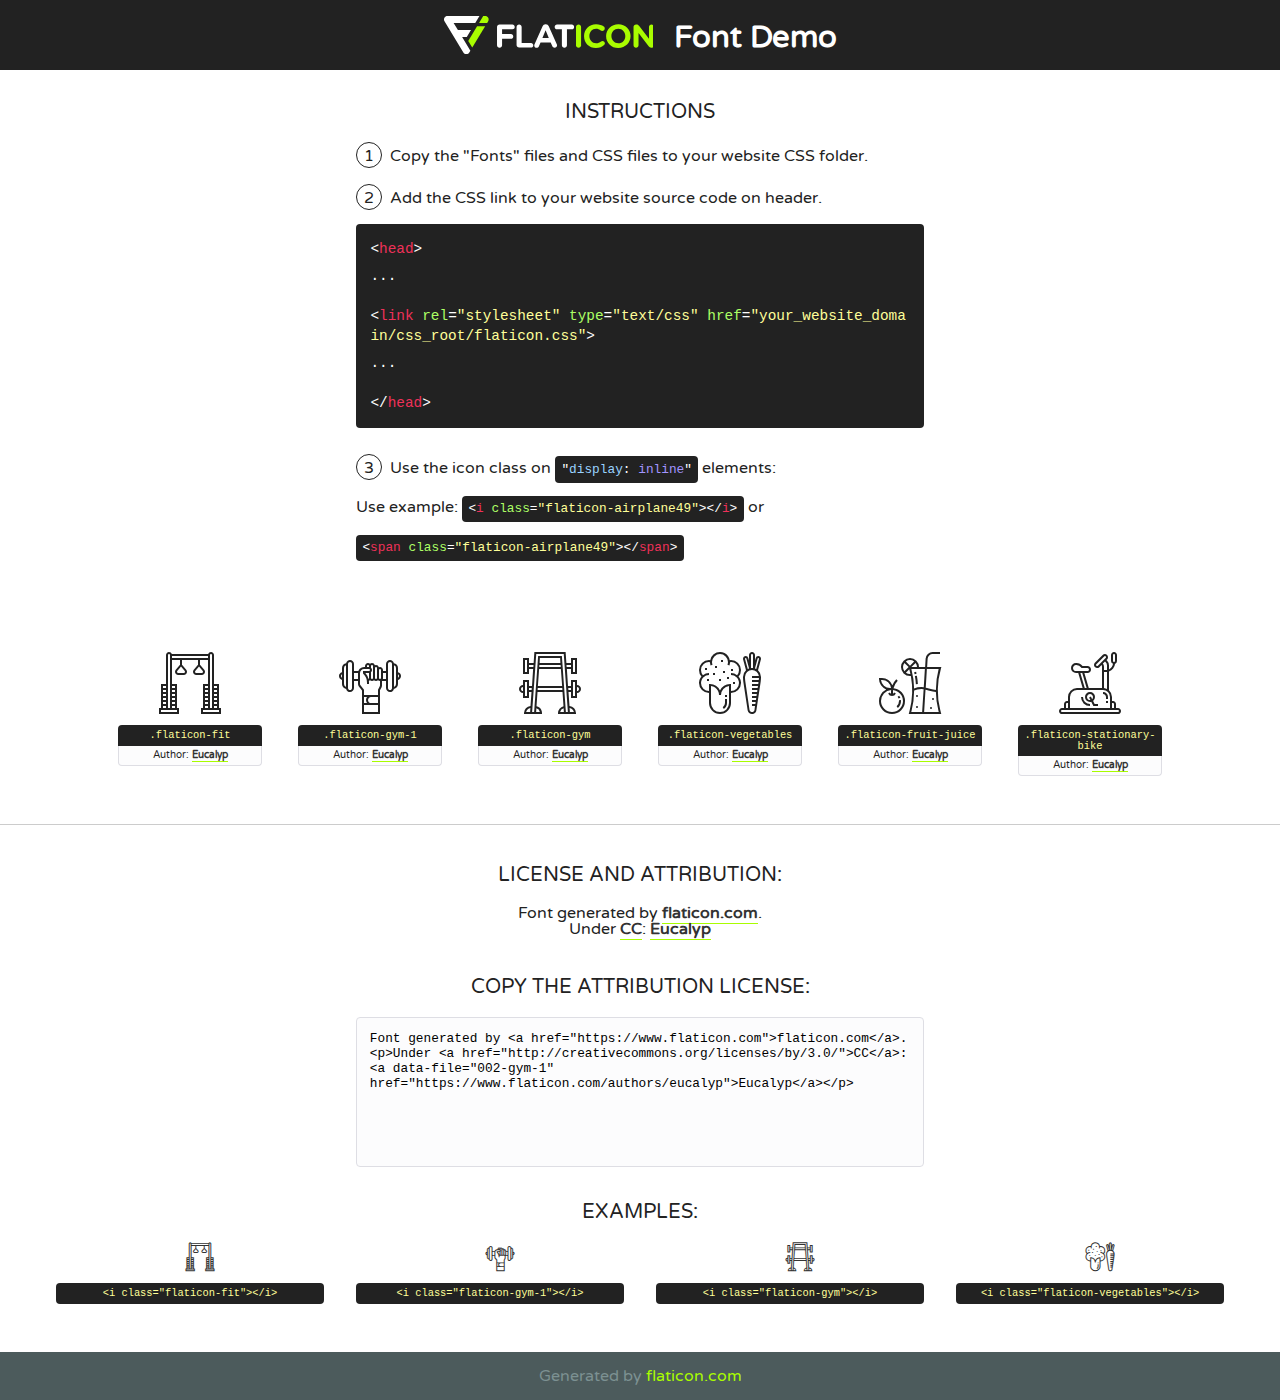
<file: fonts/flaticon/font/flaticon.html>
<!DOCTYPE html>
<!--
  Flaticon icon font: Flaticon
  Creation date: 11/06/2019 12:44
-->
<html>
<!DOCTYPE html>
<html>

<head>
    <title>Flaticon WebFont</title>
    <link href="http://fonts.googleapis.com/css?family=Varela+Round" rel="stylesheet" type="text/css" />
    <link rel="stylesheet" type="text/css" href="flaticon.css">
    <meta charset="UTF-8">
    <style>
    html, body, div, span, applet, object, iframe,
    h1, h2, h3, h4, h5, h6, p, blockquote, pre,
    a, abbr, acronym, address, big, cite, code,
    del, dfn, em, img, ins, kbd, q, s, samp,
    small, strike, strong, sub, sup, tt, var,
    b, u, i, center,
    dl, dt, dd, ol, ul, li,
    fieldset, form, label, legend,
    table, caption, tbody, tfoot, thead, tr, th, td,
    article, aside, canvas, details, embed, 
    figure, figcaption, footer, header, hgroup, 
    menu, nav, output, ruby, section, summary,
    time, mark, audio, video {
        margin: 0;
        padding: 0;
        border: 0;
        font-size: 100%;
        font: inherit;
        vertical-align: baseline;
    }
    /* HTML5 display-role reset for older browsers */
    article, aside, details, figcaption, figure, 
    footer, header, hgroup, menu, nav, section {
        display: block;
    }
    body {
        line-height: 1;
    }
    ol, ul {
        list-style: none;
    }
    blockquote, q {
        quotes: none;
    }
    blockquote:before, blockquote:after,
    q:before, q:after {
        content: '';
        content: none;
    }
    table {
        border-collapse: collapse;
        border-spacing: 0;
    }
    body {
        font-family: 'Varela Round', Helvetica, Arial, sans-serif;
        font-size: 16px;
        color: #222;
    }
    a {
        color: #333;
        border-bottom: 1px solid #a9fd00;
        font-weight: bold;
        text-decoration: none;
    }
    * {
        -moz-box-sizing: border-box;
        -webkit-box-sizing: border-box;
        box-sizing: border-box;
        margin: 0;
        padding: 0;
    }
    [class^="flaticon-"]:before, [class*=" flaticon-"]:before, [class^="flaticon-"]:after, [class*=" flaticon-"]:after {
        font-family: Flaticon;
        font-size: 30px;
        font-style: normal;
        margin-left: 20px;
        color: #333;
    }
    .wrapper {
        max-width: 600px;
        margin: auto;
        padding: 0 1em;
    }
    .title {
        font-size: 1.25em;
        text-align: center;
        margin-bottom: 1em;
        text-transform: uppercase;
    }
    header {
        text-align: center;
        background-color: #222;
        color: #fff;
        padding: 1em;
    }
    header .logo {
        width: 210px;
        height: 38px;
        display: inline-block;
        vertical-align: middle;
        margin-right: 1em;
        border: none;
    }
    header strong {
        font-size: 1.95em;
        font-weight: bold;
        vertical-align: middle;
        margin-top: 5px;
        display: inline-block;
    }
    .demo {
        margin: 2em auto;
        line-height: 1.25em;
    }
    .demo ul li {
        margin-bottom: 1em;
    }
    .demo ul li .num {
        color: #222;
        border-radius: 20px;
        display: inline-block;
        width: 26px;
        padding: 3px;
        height: 26px;
        text-align: center;
        margin-right: 0.5em;
        border: 1px solid #222;
    }
    .demo ul li code {
        background-color: #222;
        border-radius: 4px;
        padding: 0.25em 0.5em;
        display: inline-block;
        color: #fff;
        font-family: Consolas,Monaco,Lucida Console,Liberation Mono,DejaVu Sans Mono,Bitstream Vera Sans Mono,Courier New, monospace;
        font-weight: lighter;
        margin-top: 1em;
        font-size: 0.8em;
        word-break: break-all;
    }
    .demo ul li code.big {
        padding: 1em;
        font-size: 0.9em;
    }
    .demo ul li code .red {
        color: #EF3159;
    }
    .demo ul li code .green {
        color: #ACFF65;
    }
    .demo ul li code .yellow {
        color: #FFFF99;
    }
    .demo ul li code .blue {
        color: #99D3FF;
    }
    .demo ul li code .purple {
        color: #A295FF;
    }
    .demo ul li code .dots {
        margin-top: 0.5em;
        display: block;
    }
    #glyphs {
        border-bottom: 1px solid #ccc;
        padding: 2em 0;
        text-align: center;
    }
    .glyph {
        display: inline-block;
        width: 9em;
        margin: 1em;
        text-align: center;
        vertical-align: top;
        background: #FFF;
    }
    .glyph .glyph-icon {
        padding: 10px;
        display: block;
        font-family:"Flaticon";
        font-size: 64px;
        line-height: 1;
    }
    .glyph .glyph-icon:before {
        font-size: 64px;
        color: #222;
        margin-left: 0;
    }
    .class-name {
        font-size: 0.65em;
        background-color: #222;
        color: #fff;
        border-radius: 4px 4px 0 0;
        padding: 0.5em;
        color: #FFFF99;
        font-family: Consolas,Monaco,Lucida Console,Liberation Mono,DejaVu Sans Mono,Bitstream Vera Sans Mono,Courier New, monospace;
    }
    .author-name {
        font-size: 0.6em;
        background-color: #fcfcfd;
        border: 1px solid #DEDEE4;
        border-top: 0;
        border-radius: 0 0 4px 4px;
        padding: 0.5em;
    }
    .class-name:last-child {
        font-size: 10px;
        color:#888;
    }
    .class-name:last-child a {
        font-size: 10px;
        color:#555;
    }
    .class-name:last-child a:hover {
        color:#a9fd00;
    }
    .glyph > input {
        display: block;
        width: 100px;
        margin: 5px auto;
        text-align: center;
        font-size: 12px;
        cursor: text;
    }
    .glyph > input.icon-input {
        font-family:"Flaticon";
        font-size: 16px;
        margin-bottom: 10px;
    }
    .attribution .title {
        margin-top: 2em;
    }
    .attribution textarea {
        background-color: #fcfcfd;
        padding: 1em;
        border: none;
        box-shadow: none;
        border: 1px solid #DEDEE4;
        border-radius: 4px;
        resize: none;
        width: 100%;
        height: 150px;
        font-size: 0.8em;
        font-family: Consolas,Monaco,Lucida Console,Liberation Mono,DejaVu Sans Mono,Bitstream Vera Sans Mono,Courier New, monospace;
        -webkit-appearance: none;
    }
    .iconsuse {
        margin: 2em auto;
        text-align: center;
        max-width: 1200px;
    }
    .iconsuse:after {
        content: '';
        display: table;
        clear: both;
    }
    .iconsuse .image {
        float: left;
        width: 25%;
        padding: 0 1em;
    }
    .iconsuse .image p {
        margin-bottom: 1em;
    }
    .iconsuse .image span {
        display: block;
        font-size: 0.65em;
        background-color: #222;
        color: #fff;
        border-radius: 4px;
        padding: 0.5em;
        color: #FFFF99;
        margin-top: 1em;
        font-family: Consolas,Monaco,Lucida Console,Liberation Mono,DejaVu Sans Mono,Bitstream Vera Sans Mono,Courier New, monospace;
    }
    #footer {
        text-align: center;
        background-color: #4C5B5C;
        color: #7c9192;
        padding: 1em;
    }
    #footer a {
        border: none;
        color: #a9fd00;
        font-weight: normal;
    }
    @media (max-width: 960px) {
        .iconsuse .image {
            width: 50%;
        }
    }
    @media (max-width: 560px) {
        .iconsuse .image {
            width: 100%;
        }
    }
    </style>
</head>

<body class="characters-off">

    <header>
        <a href="https://www.flaticon.com" target="_blank" class="logo">
            <svg version="1.1" xmlns="http://www.w3.org/2000/svg" xmlns:xlink="http://www.w3.org/1999/xlink" xmlns:a="http://ns.adobe.com/AdobeSVGViewerExtensions/3.0/" viewBox="0 0 560.875 102.036" enable-background="new 0 0 560.875 102.036" xml:space="preserve">
                <defs>
                </defs>
                <g>
                    <g class="letters">
                        <path fill="#ffffff" d="M141.596,29.675c0-3.777,2.985-6.767,6.764-6.767h34.438c3.426,0,6.15,2.728,6.15,6.15
                        c0,3.43-2.724,6.149-6.15,6.149h-27.674v13.091h23.719c3.429,0,6.151,2.724,6.151,6.15c0,3.43-2.723,6.149-6.151,6.149h-23.719
                        v17.574c0,3.773-2.986,6.761-6.764,6.761c-3.779,0-6.764-2.989-6.764-6.761V29.675z"></path>
                        <path fill="#ffffff" d="M193.844,29.149c0-3.781,2.985-6.767,6.764-6.767c3.776,0,6.763,2.985,6.763,6.767v42.957h25.039
                        c3.426,0,6.149,2.726,6.149,6.153c0,3.425-2.723,6.15-6.149,6.15h-31.802c-3.779,0-6.764-2.986-6.764-6.768V29.149z"></path>
                        <path fill="#ffffff" d="M241.891,75.71l21.438-48.407c1.492-3.341,4.215-5.357,7.906-5.357h0.792
                        c3.686,0,6.323,2.017,7.815,5.357l21.439,48.407c0.436,0.967,0.701,1.845,0.701,2.723c0,3.602-2.809,6.501-6.414,6.501
                        c-3.161,0-5.269-1.845-6.499-4.655l-4.132-9.661h-27.059l-4.301,10.102c-1.144,2.631-3.426,4.214-6.237,4.214
                        c-3.517,0-6.24-2.81-6.24-6.325C241.1,77.64,241.451,76.677,241.891,75.71z M279.932,58.666l-8.521-20.297l-8.526,20.297H279.932
                        z"></path>
                        <path fill="#ffffff" d="M314.864,35.387H301.86c-3.429,0-6.239-2.813-6.239-6.238c0-3.429,2.811-6.24,6.239-6.24h39.533
                        c3.426,0,6.237,2.811,6.237,6.24c0,3.425-2.811,6.238-6.237,6.238h-13.001v42.785c0,3.773-2.99,6.761-6.764,6.761
                        c-3.779,0-6.764-2.989-6.764-6.761V35.387z"></path>
                        <path fill="#A9FD00" d="M352.615,29.149c0-3.781,2.985-6.767,6.767-6.767c3.774,0,6.761,2.985,6.761,6.767v49.024
                        c0,3.773-2.987,6.761-6.761,6.761c-3.781,0-6.767-2.989-6.767-6.761V29.149z"></path>
                        <path fill="#A9FD00" d="M374.132,53.836v-0.179c0-17.481,13.178-31.801,32.065-31.801c9.22,0,15.459,2.458,20.557,6.238
                        c1.402,1.054,2.637,2.985,2.637,5.357c0,3.692-2.985,6.59-6.681,6.59c-1.845,0-3.071-0.702-4.044-1.319
                        c-3.776-2.813-7.729-4.393-12.562-4.393c-10.364,0-17.831,8.611-17.831,19.154v0.173c0,10.542,7.291,19.329,17.831,19.329
                        c5.715,0,9.492-1.756,13.359-4.834c1.049-0.874,2.458-1.491,4.039-1.491c3.429,0,6.325,2.813,6.325,6.236
                        c0,2.106-1.056,3.78-2.282,4.834c-5.539,4.834-12.036,7.733-21.878,7.733C387.572,85.464,374.132,71.493,374.132,53.836z"></path>
                        <path fill="#A9FD00" d="M433.009,53.836v-0.179c0-17.481,13.79-31.801,32.766-31.801c18.981,0,32.592,14.143,32.592,31.628v0.173
                        c0,17.483-13.785,31.807-32.769,31.807C446.625,85.464,433.009,71.32,433.009,53.836z M484.224,53.836v-0.179
                        c0-10.539-7.725-19.326-18.626-19.326c-10.893,0-18.449,8.611-18.449,19.154v0.173c0,10.542,7.73,19.329,18.626,19.329
                        C476.676,72.986,484.224,64.378,484.224,53.836z"></path>
                        <path fill="#A9FD00" d="M506.233,29.321c0-3.774,2.99-6.763,6.767-6.763h1.401c3.252,0,5.183,1.583,7.029,3.953l26.093,34.265
                        V29.059c0-3.692,2.99-6.677,6.681-6.677c3.683,0,6.671,2.985,6.671,6.677v48.934c0,3.78-2.987,6.765-6.764,6.765h-0.436
                        c-3.257,0-5.188-1.581-7.034-3.953l-27.056-35.492v32.944c0,3.687-2.985,6.676-6.678,6.676c-3.683,0-6.673-2.989-6.673-6.676
                        V29.321z"></path>
                    </g>
                    <g class="insignia">
                        <path fill="#ffffff" d="M48.372,56.137h12.517l11.156-18.537H37.186L25.688,18.539h57.825L94.668,0H9.271
                        C5.925,0,2.842,1.801,1.198,4.716c-1.644,2.907-1.593,6.482,0.134,9.343l50.38,83.501c1.678,2.781,4.689,4.476,7.938,4.476
                        c3.246,0,6.257-1.695,7.935-4.476l2.898-4.804L48.372,56.137z"></path>
                        <g class="i">
                            <path fill="#A9FD00" d="M93.575,18.539h0.031v0.004l21.652,0.004l2.705-4.488c1.727-2.861,1.778-6.436,0.133-9.343
                            C116.454,1.801,113.371,0,110.026,0h-5.294L93.575,18.539z"></path>
                            <polygon fill="#A9FD00" points="88.291,27.356 64.725,66.486 75.519,84.404 109.942,27.356"></polygon>
                        </g>
                    </g>
                </g>
            </svg>
        </a>
        <strong>Font Demo</strong>
    </header>


    <section class="demo wrapper">

        <p class="title">Instructions</p>

        <ul>
            <li>
                <span class="num">1</span>Copy the "Fonts" files and CSS files to your website CSS folder.
            </li>
            <li>
                <span class="num">2</span>Add the CSS link to your website source code on header.
                <code class="big">
                    &lt;<span class="red">head</span>&gt;
                    <br/><span class="dots">...</span>
                    <br/>&lt;<span class="red">link</span> <span class="green">rel</span>=<span class="yellow">"stylesheet"</span> <span class="green">type</span>=<span class="yellow">"text/css"</span> <span class="green">href</span>=<span class="yellow">"your_website_domain/css_root/flaticon.css"</span>&gt;
                    <br/><span class="dots">...</span>
                    <br/>&lt;/<span class="red">head</span>&gt;
                </code>
            </li>

            <li>
                <p>
                    <span class="num">3</span>Use the icon class on <code>"<span class="blue">display</span>:<span class="purple"> inline</span>"</code> elements:
                    <br />
                    Use example: <code>&lt;<span class="red">i</span> <span class="green">class</span>=<span class="yellow">&quot;flaticon-airplane49&quot;</span>&gt;&lt;/<span class="red">i</span>&gt;</code> or <code>&lt;<span class="red">span</span> <span class="green">class</span>=<span class="yellow">&quot;flaticon-airplane49&quot;</span>&gt;&lt;/<span class="red">span</span>&gt;</code>
            </li>
        </ul>

    </section>




   <section id="glyphs">          
    
      
        <div class="glyph"><div class="glyph-icon flaticon-fit"></div>
            <div class="class-name">.flaticon-fit</div>
            <div class="author-name">Author: <a data-file="001-fit" href="https://www.flaticon.com/authors/eucalyp">Eucalyp</a> </div> 
        </div>        
        
        <div class="glyph"><div class="glyph-icon flaticon-gym-1"></div>
            <div class="class-name">.flaticon-gym-1</div>
            <div class="author-name">Author: <a data-file="002-gym-1" href="https://www.flaticon.com/authors/eucalyp">Eucalyp</a> </div> 
        </div>        
        
        <div class="glyph"><div class="glyph-icon flaticon-gym"></div>
            <div class="class-name">.flaticon-gym</div>
            <div class="author-name">Author: <a data-file="003-gym" href="https://www.flaticon.com/authors/eucalyp">Eucalyp</a> </div> 
        </div>        
        
        <div class="glyph"><div class="glyph-icon flaticon-vegetables"></div>
            <div class="class-name">.flaticon-vegetables</div>
            <div class="author-name">Author: <a data-file="004-vegetables" href="https://www.flaticon.com/authors/eucalyp">Eucalyp</a> </div> 
        </div>        
        
        <div class="glyph"><div class="glyph-icon flaticon-fruit-juice"></div>
            <div class="class-name">.flaticon-fruit-juice</div>
            <div class="author-name">Author: <a data-file="005-fruit-juice" href="https://www.flaticon.com/authors/eucalyp">Eucalyp</a> </div> 
        </div>        
        
        <div class="glyph"><div class="glyph-icon flaticon-stationary-bike"></div>
            <div class="class-name">.flaticon-stationary-bike</div>
            <div class="author-name">Author: <a data-file="006-stationary-bike" href="https://www.flaticon.com/authors/eucalyp">Eucalyp</a> </div> 
        </div>        
        

    </section>



    <section class="attribution wrapper"   style="text-align:center;">

      <div class="title">License and attribution:</div><div class="attrDiv">Font generated by <a href="https://www.flaticon.com">flaticon.com</a>. <div><p>Under <a href="http://creativecommons.org/licenses/by/3.0/">CC</a>: <a data-file="002-gym-1" href="https://www.flaticon.com/authors/eucalyp">Eucalyp</a></p>  </div>
      </div>
      <div class="title">Copy the Attribution License:</div>

    <textarea onclick="this.focus();this.select();">Font generated by &lt;a href=&quot;https://www.flaticon.com&quot;&gt;flaticon.com&lt;/a&gt;. <p>Under <a href="http://creativecommons.org/licenses/by/3.0/">CC</a>: <a data-file="002-gym-1" href="https://www.flaticon.com/authors/eucalyp">Eucalyp</a></p>  
     </textarea>

    </section>

    <section class="iconsuse">

          <div class="title">Examples:</div>            
             
            <div class="image">
                <p>
                    <i class="glyph-icon flaticon-fit"></i> 
                    <span>&lt;i class=&quot;flaticon-fit&quot;&gt;&lt;/i&gt;</span>
                </p>
            </div>
            
            <div class="image">
                <p>
                    <i class="glyph-icon flaticon-gym-1"></i> 
                    <span>&lt;i class=&quot;flaticon-gym-1&quot;&gt;&lt;/i&gt;</span>
                </p>
            </div>
            
            <div class="image">
                <p>
                    <i class="glyph-icon flaticon-gym"></i> 
                    <span>&lt;i class=&quot;flaticon-gym&quot;&gt;&lt;/i&gt;</span>
                </p>
            </div>
            
            <div class="image">
                <p>
                    <i class="glyph-icon flaticon-vegetables"></i> 
                    <span>&lt;i class=&quot;flaticon-vegetables&quot;&gt;&lt;/i&gt;</span>
                </p>
            </div>
                       
        </div>
                            
    </section>

<div id="footer">
    <div>Generated by <a href="https://www.flaticon.com">flaticon.com</a>
    </div>
</div>



</body>
</html>
</file>
<file: fonts/icomoon/style.css>
@font-face {
  font-family: 'icomoon';
  src:  url('fonts/icomoon.eot?10si43');
  src:  url('fonts/icomoon.eot?10si43#iefix') format('embedded-opentype'),
    url('fonts/icomoon.ttf?10si43') format('truetype'),
    url('fonts/icomoon.woff?10si43') format('woff'),
    url('fonts/icomoon.svg?10si43#icomoon') format('svg');
  font-weight: normal;
  font-style: normal;
}

[class^="icon-"], [class*=" icon-"] {
  /* use !important to prevent issues with browser extensions that change fonts */
  font-family: 'icomoon' !important;
  speak: none;
  font-style: normal;
  font-weight: normal;
  font-variant: normal;
  text-transform: none;
  line-height: 1;

  /* Better Font Rendering =========== */
  -webkit-font-smoothing: antialiased;
  -moz-osx-font-smoothing: grayscale;
}

.icon-asterisk:before {
  content: "\f069";
}
.icon-plus:before {
  content: "\f067";
}
.icon-question:before {
  content: "\f128";
}
.icon-minus:before {
  content: "\f068";
}
.icon-glass:before {
  content: "\f000";
}
.icon-music:before {
  content: "\f001";
}
.icon-search:before {
  content: "\f002";
}
.icon-envelope-o:before {
  content: "\f003";
}
.icon-heart:before {
  content: "\f004";
}
.icon-star:before {
  content: "\f005";
}
.icon-star-o:before {
  content: "\f006";
}
.icon-user:before {
  content: "\f007";
}
.icon-film:before {
  content: "\f008";
}
.icon-th-large:before {
  content: "\f009";
}
.icon-th:before {
  content: "\f00a";
}
.icon-th-list:before {
  content: "\f00b";
}
.icon-check:before {
  content: "\f00c";
}
.icon-close:before {
  content: "\f00d";
}
.icon-remove:before {
  content: "\f00d";
}
.icon-times:before {
  content: "\f00d";
}
.icon-search-plus:before {
  content: "\f00e";
}
.icon-search-minus:before {
  content: "\f010";
}
.icon-power-off:before {
  content: "\f011";
}
.icon-signal:before {
  content: "\f012";
}
.icon-cog:before {
  content: "\f013";
}
.icon-gear:before {
  content: "\f013";
}
.icon-trash-o:before {
  content: "\f014";
}
.icon-home:before {
  content: "\f015";
}
.icon-file-o:before {
  content: "\f016";
}
.icon-clock-o:before {
  content: "\f017";
}
.icon-road:before {
  content: "\f018";
}
.icon-download:before {
  content: "\f019";
}
.icon-arrow-circle-o-down:before {
  content: "\f01a";
}
.icon-arrow-circle-o-up:before {
  content: "\f01b";
}
.icon-inbox:before {
  content: "\f01c";
}
.icon-play-circle-o:before {
  content: "\f01d";
}
.icon-repeat:before {
  content: "\f01e";
}
.icon-rotate-right:before {
  content: "\f01e";
}
.icon-refresh:before {
  content: "\f021";
}
.icon-list-alt:before {
  content: "\f022";
}
.icon-lock:before {
  content: "\f023";
}
.icon-flag:before {
  content: "\f024";
}
.icon-headphones:before {
  content: "\f025";
}
.icon-volume-off:before {
  content: "\f026";
}
.icon-volume-down:before {
  content: "\f027";
}
.icon-volume-up:before {
  content: "\f028";
}
.icon-qrcode:before {
  content: "\f029";
}
.icon-barcode:before {
  content: "\f02a";
}
.icon-tag:before {
  content: "\f02b";
}
.icon-tags:before {
  content: "\f02c";
}
.icon-book:before {
  content: "\f02d";
}
.icon-bookmark:before {
  content: "\f02e";
}
.icon-print:before {
  content: "\f02f";
}
.icon-camera:before {
  content: "\f030";
}
.icon-font:before {
  content: "\f031";
}
.icon-bold:before {
  content: "\f032";
}
.icon-italic:before {
  content: "\f033";
}
.icon-text-height:before {
  content: "\f034";
}
.icon-text-width:before {
  content: "\f035";
}
.icon-align-left:before {
  content: "\f036";
}
.icon-align-center:before {
  content: "\f037";
}
.icon-align-right:before {
  content: "\f038";
}
.icon-align-justify:before {
  content: "\f039";
}
.icon-list:before {
  content: "\f03a";
}
.icon-dedent:before {
  content: "\f03b";
}
.icon-outdent:before {
  content: "\f03b";
}
.icon-indent:before {
  content: "\f03c";
}
.icon-video-camera:before {
  content: "\f03d";
}
.icon-image:before {
  content: "\f03e";
}
.icon-photo:before {
  content: "\f03e";
}
.icon-picture-o:before {
  content: "\f03e";
}
.icon-pencil:before {
  content: "\f040";
}
.icon-map-marker:before {
  content: "\f041";
}
.icon-adjust:before {
  content: "\f042";
}
.icon-tint:before {
  content: "\f043";
}
.icon-edit:before {
  content: "\f044";
}
.icon-pencil-square-o:before {
  content: "\f044";
}
.icon-share-square-o:before {
  content: "\f045";
}
.icon-check-square-o:before {
  content: "\f046";
}
.icon-arrows:before {
  content: "\f047";
}
.icon-step-backward:before {
  content: "\f048";
}
.icon-fast-backward:before {
  content: "\f049";
}
.icon-backward:before {
  content: "\f04a";
}
.icon-play:before {
  content: "\f04b";
}
.icon-pause:before {
  content: "\f04c";
}
.icon-stop:before {
  content: "\f04d";
}
.icon-forward:before {
  content: "\f04e";
}
.icon-fast-forward:before {
  content: "\f050";
}
.icon-step-forward:before {
  content: "\f051";
}
.icon-eject:before {
  content: "\f052";
}
.icon-chevron-left:before {
  content: "\f053";
}
.icon-chevron-right:before {
  content: "\f054";
}
.icon-plus-circle:before {
  content: "\f055";
}
.icon-minus-circle:before {
  content: "\f056";
}
.icon-times-circle:before {
  content: "\f057";
}
.icon-check-circle:before {
  content: "\f058";
}
.icon-question-circle:before {
  content: "\f059";
}
.icon-info-circle:before {
  content: "\f05a";
}
.icon-crosshairs:before {
  content: "\f05b";
}
.icon-times-circle-o:before {
  content: "\f05c";
}
.icon-check-circle-o:before {
  content: "\f05d";
}
.icon-ban:before {
  content: "\f05e";
}
.icon-arrow-left:before {
  content: "\f060";
}
.icon-arrow-right:before {
  content: "\f061";
}
.icon-arrow-up:before {
  content: "\f062";
}
.icon-arrow-down:before {
  content: "\f063";
}
.icon-mail-forward:before {
  content: "\f064";
}
.icon-share:before {
  content: "\f064";
}
.icon-expand:before {
  content: "\f065";
}
.icon-compress:before {
  content: "\f066";
}
.icon-exclamation-circle:before {
  content: "\f06a";
}
.icon-gift:before {
  content: "\f06b";
}
.icon-leaf:before {
  content: "\f06c";
}
.icon-fire:before {
  content: "\f06d";
}
.icon-eye:before {
  content: "\f06e";
}
.icon-eye-slash:before {
  content: "\f070";
}
.icon-exclamation-triangle:before {
  content: "\f071";
}
.icon-warning:before {
  content: "\f071";
}
.icon-plane:before {
  content: "\f072";
}
.icon-calendar:before {
  content: "\f073";
}
.icon-random:before {
  content: "\f074";
}
.icon-comment:before {
  content: "\f075";
}
.icon-magnet:before {
  content: "\f076";
}
.icon-chevron-up:before {
  content: "\f077";
}
.icon-chevron-down:before {
  content: "\f078";
}
.icon-retweet:before {
  content: "\f079";
}
.icon-shopping-cart:before {
  content: "\f07a";
}
.icon-folder:before {
  content: "\f07b";
}
.icon-folder-open:before {
  content: "\f07c";
}
.icon-arrows-v:before {
  content: "\f07d";
}
.icon-arrows-h:before {
  content: "\f07e";
}
.icon-bar-chart:before {
  content: "\f080";
}
.icon-bar-chart-o:before {
  content: "\f080";
}
.icon-twitter-square:before {
  content: "\f081";
}
.icon-facebook-square:before {
  content: "\f082";
}
.icon-camera-retro:before {
  content: "\f083";
}
.icon-key:before {
  content: "\f084";
}
.icon-cogs:before {
  content: "\f085";
}
.icon-gears:before {
  content: "\f085";
}
.icon-comments:before {
  content: "\f086";
}
.icon-thumbs-o-up:before {
  content: "\f087";
}
.icon-thumbs-o-down:before {
  content: "\f088";
}
.icon-star-half:before {
  content: "\f089";
}
.icon-heart-o:before {
  content: "\f08a";
}
.icon-sign-out:before {
  content: "\f08b";
}
.icon-linkedin-square:before {
  content: "\f08c";
}
.icon-thumb-tack:before {
  content: "\f08d";
}
.icon-external-link:before {
  content: "\f08e";
}
.icon-sign-in:before {
  content: "\f090";
}
.icon-trophy:before {
  content: "\f091";
}
.icon-github-square:before {
  content: "\f092";
}
.icon-upload:before {
  content: "\f093";
}
.icon-lemon-o:before {
  content: "\f094";
}
.icon-phone:before {
  content: "\f095";
}
.icon-square-o:before {
  content: "\f096";
}
.icon-bookmark-o:before {
  content: "\f097";
}
.icon-phone-square:before {
  content: "\f098";
}
.icon-twitter:before {
  content: "\f099";
}
.icon-facebook:before {
  content: "\f09a";
}
.icon-facebook-f:before {
  content: "\f09a";
}
.icon-github:before {
  content: "\f09b";
}
.icon-unlock:before {
  content: "\f09c";
}
.icon-credit-card:before {
  content: "\f09d";
}
.icon-feed:before {
  content: "\f09e";
}
.icon-rss:before {
  content: "\f09e";
}
.icon-hdd-o:before {
  content: "\f0a0";
}
.icon-bullhorn:before {
  content: "\f0a1";
}
.icon-bell-o:before {
  content: "\f0a2";
}
.icon-certificate:before {
  content: "\f0a3";
}
.icon-hand-o-right:before {
  content: "\f0a4";
}
.icon-hand-o-left:before {
  content: "\f0a5";
}
.icon-hand-o-up:before {
  content: "\f0a6";
}
.icon-hand-o-down:before {
  content: "\f0a7";
}
.icon-arrow-circle-left:before {
  content: "\f0a8";
}
.icon-arrow-circle-right:before {
  content: "\f0a9";
}
.icon-arrow-circle-up:before {
  content: "\f0aa";
}
.icon-arrow-circle-down:before {
  content: "\f0ab";
}
.icon-globe:before {
  content: "\f0ac";
}
.icon-wrench:before {
  content: "\f0ad";
}
.icon-tasks:before {
  content: "\f0ae";
}
.icon-filter:before {
  content: "\f0b0";
}
.icon-briefcase:before {
  content: "\f0b1";
}
.icon-arrows-alt:before {
  content: "\f0b2";
}
.icon-group:before {
  content: "\f0c0";
}
.icon-users:before {
  content: "\f0c0";
}
.icon-chain:before {
  content: "\f0c1";
}
.icon-link:before {
  content: "\f0c1";
}
.icon-cloud:before {
  content: "\f0c2";
}
.icon-flask:before {
  content: "\f0c3";
}
.icon-cut:before {
  content: "\f0c4";
}
.icon-scissors:before {
  content: "\f0c4";
}
.icon-copy:before {
  content: "\f0c5";
}
.icon-files-o:before {
  content: "\f0c5";
}
.icon-paperclip:before {
  content: "\f0c6";
}
.icon-floppy-o:before {
  content: "\f0c7";
}
.icon-save:before {
  content: "\f0c7";
}
.icon-square:before {
  content: "\f0c8";
}
.icon-bars:before {
  content: "\f0c9";
}
.icon-navicon:before {
  content: "\f0c9";
}
.icon-reorder:before {
  content: "\f0c9";
}
.icon-list-ul:before {
  content: "\f0ca";
}
.icon-list-ol:before {
  content: "\f0cb";
}
.icon-strikethrough:before {
  content: "\f0cc";
}
.icon-underline:before {
  content: "\f0cd";
}
.icon-table:before {
  content: "\f0ce";
}
.icon-magic:before {
  content: "\f0d0";
}
.icon-truck:before {
  content: "\f0d1";
}
.icon-pinterest:before {
  content: "\f0d2";
}
.icon-pinterest-square:before {
  content: "\f0d3";
}
.icon-google-plus-square:before {
  content: "\f0d4";
}
.icon-google-plus:before {
  content: "\f0d5";
}
.icon-money:before {
  content: "\f0d6";
}
.icon-caret-down:before {
  content: "\f0d7";
}
.icon-caret-up:before {
  content: "\f0d8";
}
.icon-caret-left:before {
  content: "\f0d9";
}
.icon-caret-right:before {
  content: "\f0da";
}
.icon-columns:before {
  content: "\f0db";
}
.icon-sort:before {
  content: "\f0dc";
}
.icon-unsorted:before {
  content: "\f0dc";
}
.icon-sort-desc:before {
  content: "\f0dd";
}
.icon-sort-down:before {
  content: "\f0dd";
}
.icon-sort-asc:before {
  content: "\f0de";
}
.icon-sort-up:before {
  content: "\f0de";
}
.icon-envelope:before {
  content: "\f0e0";
}
.icon-linkedin:before {
  content: "\f0e1";
}
.icon-rotate-left:before {
  content: "\f0e2";
}
.icon-undo:before {
  content: "\f0e2";
}
.icon-gavel:before {
  content: "\f0e3";
}
.icon-legal:before {
  content: "\f0e3";
}
.icon-dashboard:before {
  content: "\f0e4";
}
.icon-tachometer:before {
  content: "\f0e4";
}
.icon-comment-o:before {
  content: "\f0e5";
}
.icon-comments-o:before {
  content: "\f0e6";
}
.icon-bolt:before {
  content: "\f0e7";
}
.icon-flash:before {
  content: "\f0e7";
}
.icon-sitemap:before {
  content: "\f0e8";
}
.icon-umbrella:before {
  content: "\f0e9";
}
.icon-clipboard:before {
  content: "\f0ea";
}
.icon-paste:before {
  content: "\f0ea";
}
.icon-lightbulb-o:before {
  content: "\f0eb";
}
.icon-exchange:before {
  content: "\f0ec";
}
.icon-cloud-download:before {
  content: "\f0ed";
}
.icon-cloud-upload:before {
  content: "\f0ee";
}
.icon-user-md:before {
  content: "\f0f0";
}
.icon-stethoscope:before {
  content: "\f0f1";
}
.icon-suitcase:before {
  content: "\f0f2";
}
.icon-bell:before {
  content: "\f0f3";
}
.icon-coffee:before {
  content: "\f0f4";
}
.icon-cutlery:before {
  content: "\f0f5";
}
.icon-file-text-o:before {
  content: "\f0f6";
}
.icon-building-o:before {
  content: "\f0f7";
}
.icon-hospital-o:before {
  content: "\f0f8";
}
.icon-ambulance:before {
  content: "\f0f9";
}
.icon-medkit:before {
  content: "\f0fa";
}
.icon-fighter-jet:before {
  content: "\f0fb";
}
.icon-beer:before {
  content: "\f0fc";
}
.icon-h-square:before {
  content: "\f0fd";
}
.icon-plus-square:before {
  content: "\f0fe";
}
.icon-angle-double-left:before {
  content: "\f100";
}
.icon-angle-double-right:before {
  content: "\f101";
}
.icon-angle-double-up:before {
  content: "\f102";
}
.icon-angle-double-down:before {
  content: "\f103";
}
.icon-angle-left:before {
  content: "\f104";
}
.icon-angle-right:before {
  content: "\f105";
}
.icon-angle-up:before {
  content: "\f106";
}
.icon-angle-down:before {
  content: "\f107";
}
.icon-desktop:before {
  content: "\f108";
}
.icon-laptop:before {
  content: "\f109";
}
.icon-tablet:before {
  content: "\f10a";
}
.icon-mobile:before {
  content: "\f10b";
}
.icon-mobile-phone:before {
  content: "\f10b";
}
.icon-circle-o:before {
  content: "\f10c";
}
.icon-quote-left:before {
  content: "\f10d";
}
.icon-quote-right:before {
  content: "\f10e";
}
.icon-spinner:before {
  content: "\f110";
}
.icon-circle:before {
  content: "\f111";
}
.icon-mail-reply:before {
  content: "\f112";
}
.icon-reply:before {
  content: "\f112";
}
.icon-github-alt:before {
  content: "\f113";
}
.icon-folder-o:before {
  content: "\f114";
}
.icon-folder-open-o:before {
  content: "\f115";
}
.icon-smile-o:before {
  content: "\f118";
}
.icon-frown-o:before {
  content: "\f119";
}
.icon-meh-o:before {
  content: "\f11a";
}
.icon-gamepad:before {
  content: "\f11b";
}
.icon-keyboard-o:before {
  content: "\f11c";
}
.icon-flag-o:before {
  content: "\f11d";
}
.icon-flag-checkered:before {
  content: "\f11e";
}
.icon-terminal:before {
  content: "\f120";
}
.icon-code:before {
  content: "\f121";
}
.icon-mail-reply-all:before {
  content: "\f122";
}
.icon-reply-all:before {
  content: "\f122";
}
.icon-star-half-empty:before {
  content: "\f123";
}
.icon-star-half-full:before {
  content: "\f123";
}
.icon-star-half-o:before {
  content: "\f123";
}
.icon-location-arrow:before {
  content: "\f124";
}
.icon-crop:before {
  content: "\f125";
}
.icon-code-fork:before {
  content: "\f126";
}
.icon-chain-broken:before {
  content: "\f127";
}
.icon-unlink:before {
  content: "\f127";
}
.icon-info:before {
  content: "\f129";
}
.icon-exclamation:before {
  content: "\f12a";
}
.icon-superscript:before {
  content: "\f12b";
}
.icon-subscript:before {
  content: "\f12c";
}
.icon-eraser:before {
  content: "\f12d";
}
.icon-puzzle-piece:before {
  content: "\f12e";
}
.icon-microphone:before {
  content: "\f130";
}
.icon-microphone-slash:before {
  content: "\f131";
}
.icon-shield:before {
  content: "\f132";
}
.icon-calendar-o:before {
  content: "\f133";
}
.icon-fire-extinguisher:before {
  content: "\f134";
}
.icon-rocket:before {
  content: "\f135";
}
.icon-maxcdn:before {
  content: "\f136";
}
.icon-chevron-circle-left:before {
  content: "\f137";
}
.icon-chevron-circle-right:before {
  content: "\f138";
}
.icon-chevron-circle-up:before {
  content: "\f139";
}
.icon-chevron-circle-down:before {
  content: "\f13a";
}
.icon-html5:before {
  content: "\f13b";
}
.icon-css3:before {
  content: "\f13c";
}
.icon-anchor:before {
  content: "\f13d";
}
.icon-unlock-alt:before {
  content: "\f13e";
}
.icon-bullseye:before {
  content: "\f140";
}
.icon-ellipsis-h:before {
  content: "\f141";
}
.icon-ellipsis-v:before {
  content: "\f142";
}
.icon-rss-square:before {
  content: "\f143";
}
.icon-play-circle:before {
  content: "\f144";
}
.icon-ticket:before {
  content: "\f145";
}
.icon-minus-square:before {
  content: "\f146";
}
.icon-minus-square-o:before {
  content: "\f147";
}
.icon-level-up:before {
  content: "\f148";
}
.icon-level-down:before {
  content: "\f149";
}
.icon-check-square:before {
  content: "\f14a";
}
.icon-pencil-square:before {
  content: "\f14b";
}
.icon-external-link-square:before {
  content: "\f14c";
}
.icon-share-square:before {
  content: "\f14d";
}
.icon-compass:before {
  content: "\f14e";
}
.icon-caret-square-o-down:before {
  content: "\f150";
}
.icon-toggle-down:before {
  content: "\f150";
}
.icon-caret-square-o-up:before {
  content: "\f151";
}
.icon-toggle-up:before {
  content: "\f151";
}
.icon-caret-square-o-right:before {
  content: "\f152";
}
.icon-toggle-right:before {
  content: "\f152";
}
.icon-eur:before {
  content: "\f153";
}
.icon-euro:before {
  content: "\f153";
}
.icon-gbp:before {
  content: "\f154";
}
.icon-dollar:before {
  content: "\f155";
}
.icon-usd:before {
  content: "\f155";
}
.icon-inr:before {
  content: "\f156";
}
.icon-rupee:before {
  content: "\f156";
}
.icon-cny:before {
  content: "\f157";
}
.icon-jpy:before {
  content: "\f157";
}
.icon-rmb:before {
  content: "\f157";
}
.icon-yen:before {
  content: "\f157";
}
.icon-rouble:before {
  content: "\f158";
}
.icon-rub:before {
  content: "\f158";
}
.icon-ruble:before {
  content: "\f158";
}
.icon-krw:before {
  content: "\f159";
}
.icon-won:before {
  content: "\f159";
}
.icon-bitcoin:before {
  content: "\f15a";
}
.icon-btc:before {
  content: "\f15a";
}
.icon-file:before {
  content: "\f15b";
}
.icon-file-text:before {
  content: "\f15c";
}
.icon-sort-alpha-asc:before {
  content: "\f15d";
}
.icon-sort-alpha-desc:before {
  content: "\f15e";
}
.icon-sort-amount-asc:before {
  content: "\f160";
}
.icon-sort-amount-desc:before {
  content: "\f161";
}
.icon-sort-numeric-asc:before {
  content: "\f162";
}
.icon-sort-numeric-desc:before {
  content: "\f163";
}
.icon-thumbs-up:before {
  content: "\f164";
}
.icon-thumbs-down:before {
  content: "\f165";
}
.icon-youtube-square:before {
  content: "\f166";
}
.icon-youtube:before {
  content: "\f167";
}
.icon-xing:before {
  content: "\f168";
}
.icon-xing-square:before {
  content: "\f169";
}
.icon-youtube-play:before {
  content: "\f16a";
}
.icon-dropbox:before {
  content: "\f16b";
}
.icon-stack-overflow:before {
  content: "\f16c";
}
.icon-instagram:before {
  content: "\f16d";
}
.icon-flickr:before {
  content: "\f16e";
}
.icon-adn:before {
  content: "\f170";
}
.icon-bitbucket:before {
  content: "\f171";
}
.icon-bitbucket-square:before {
  content: "\f172";
}
.icon-tumblr:before {
  content: "\f173";
}
.icon-tumblr-square:before {
  content: "\f174";
}
.icon-long-arrow-down:before {
  content: "\f175";
}
.icon-long-arrow-up:before {
  content: "\f176";
}
.icon-long-arrow-left:before {
  content: "\f177";
}
.icon-long-arrow-right:before {
  content: "\f178";
}
.icon-apple:before {
  content: "\f179";
}
.icon-windows:before {
  content: "\f17a";
}
.icon-android:before {
  content: "\f17b";
}
.icon-linux:before {
  content: "\f17c";
}
.icon-dribbble:before {
  content: "\f17d";
}
.icon-skype:before {
  content: "\f17e";
}
.icon-foursquare:before {
  content: "\f180";
}
.icon-trello:before {
  content: "\f181";
}
.icon-female:before {
  content: "\f182";
}
.icon-male:before {
  content: "\f183";
}
.icon-gittip:before {
  content: "\f184";
}
.icon-gratipay:before {
  content: "\f184";
}
.icon-sun-o:before {
  content: "\f185";
}
.icon-moon-o:before {
  content: "\f186";
}
.icon-archive:before {
  content: "\f187";
}
.icon-bug:before {
  content: "\f188";
}
.icon-vk:before {
  content: "\f189";
}
.icon-weibo:before {
  content: "\f18a";
}
.icon-renren:before {
  content: "\f18b";
}
.icon-pagelines:before {
  content: "\f18c";
}
.icon-stack-exchange:before {
  content: "\f18d";
}
.icon-arrow-circle-o-right:before {
  content: "\f18e";
}
.icon-arrow-circle-o-left:before {
  content: "\f190";
}
.icon-caret-square-o-left:before {
  content: "\f191";
}
.icon-toggle-left:before {
  content: "\f191";
}
.icon-dot-circle-o:before {
  content: "\f192";
}
.icon-wheelchair:before {
  content: "\f193";
}
.icon-vimeo-square:before {
  content: "\f194";
}
.icon-try:before {
  content: "\f195";
}
.icon-turkish-lira:before {
  content: "\f195";
}
.icon-plus-square-o:before {
  content: "\f196";
}
.icon-space-shuttle:before {
  content: "\f197";
}
.icon-slack:before {
  content: "\f198";
}
.icon-envelope-square:before {
  content: "\f199";
}
.icon-wordpress:before {
  content: "\f19a";
}
.icon-openid:before {
  content: "\f19b";
}
.icon-bank:before {
  content: "\f19c";
}
.icon-institution:before {
  content: "\f19c";
}
.icon-university:before {
  content: "\f19c";
}
.icon-graduation-cap:before {
  content: "\f19d";
}
.icon-mortar-board:before {
  content: "\f19d";
}
.icon-yahoo:before {
  content: "\f19e";
}
.icon-google:before {
  content: "\f1a0";
}
.icon-reddit:before {
  content: "\f1a1";
}
.icon-reddit-square:before {
  content: "\f1a2";
}
.icon-stumbleupon-circle:before {
  content: "\f1a3";
}
.icon-stumbleupon:before {
  content: "\f1a4";
}
.icon-delicious:before {
  content: "\f1a5";
}
.icon-digg:before {
  content: "\f1a6";
}
.icon-pied-piper-pp:before {
  content: "\f1a7";
}
.icon-pied-piper-alt:before {
  content: "\f1a8";
}
.icon-drupal:before {
  content: "\f1a9";
}
.icon-joomla:before {
  content: "\f1aa";
}
.icon-language:before {
  content: "\f1ab";
}
.icon-fax:before {
  content: "\f1ac";
}
.icon-building:before {
  content: "\f1ad";
}
.icon-child:before {
  content: "\f1ae";
}
.icon-paw:before {
  content: "\f1b0";
}
.icon-spoon:before {
  content: "\f1b1";
}
.icon-cube:before {
  content: "\f1b2";
}
.icon-cubes:before {
  content: "\f1b3";
}
.icon-behance:before {
  content: "\f1b4";
}
.icon-behance-square:before {
  content: "\f1b5";
}
.icon-steam:before {
  content: "\f1b6";
}
.icon-steam-square:before {
  content: "\f1b7";
}
.icon-recycle:before {
  content: "\f1b8";
}
.icon-automobile:before {
  content: "\f1b9";
}
.icon-car:before {
  content: "\f1b9";
}
.icon-cab:before {
  content: "\f1ba";
}
.icon-taxi:before {
  content: "\f1ba";
}
.icon-tree:before {
  content: "\f1bb";
}
.icon-spotify:before {
  content: "\f1bc";
}
.icon-deviantart:before {
  content: "\f1bd";
}
.icon-soundcloud:before {
  content: "\f1be";
}
.icon-database:before {
  content: "\f1c0";
}
.icon-file-pdf-o:before {
  content: "\f1c1";
}
.icon-file-word-o:before {
  content: "\f1c2";
}
.icon-file-excel-o:before {
  content: "\f1c3";
}
.icon-file-powerpoint-o:before {
  content: "\f1c4";
}
.icon-file-image-o:before {
  content: "\f1c5";
}
.icon-file-photo-o:before {
  content: "\f1c5";
}
.icon-file-picture-o:before {
  content: "\f1c5";
}
.icon-file-archive-o:before {
  content: "\f1c6";
}
.icon-file-zip-o:before {
  content: "\f1c6";
}
.icon-file-audio-o:before {
  content: "\f1c7";
}
.icon-file-sound-o:before {
  content: "\f1c7";
}
.icon-file-movie-o:before {
  content: "\f1c8";
}
.icon-file-video-o:before {
  content: "\f1c8";
}
.icon-file-code-o:before {
  content: "\f1c9";
}
.icon-vine:before {
  content: "\f1ca";
}
.icon-codepen:before {
  content: "\f1cb";
}
.icon-jsfiddle:before {
  content: "\f1cc";
}
.icon-life-bouy:before {
  content: "\f1cd";
}
.icon-life-buoy:before {
  content: "\f1cd";
}
.icon-life-ring:before {
  content: "\f1cd";
}
.icon-life-saver:before {
  content: "\f1cd";
}
.icon-support:before {
  content: "\f1cd";
}
.icon-circle-o-notch:before {
  content: "\f1ce";
}
.icon-ra:before {
  content: "\f1d0";
}
.icon-rebel:before {
  content: "\f1d0";
}
.icon-resistance:before {
  content: "\f1d0";
}
.icon-empire:before {
  content: "\f1d1";
}
.icon-ge:before {
  content: "\f1d1";
}
.icon-git-square:before {
  content: "\f1d2";
}
.icon-git:before {
  content: "\f1d3";
}
.icon-hacker-news:before {
  content: "\f1d4";
}
.icon-y-combinator-square:before {
  content: "\f1d4";
}
.icon-yc-square:before {
  content: "\f1d4";
}
.icon-tencent-weibo:before {
  content: "\f1d5";
}
.icon-qq:before {
  content: "\f1d6";
}
.icon-wechat:before {
  content: "\f1d7";
}
.icon-weixin:before {
  content: "\f1d7";
}
.icon-paper-plane:before {
  content: "\f1d8";
}
.icon-send:before {
  content: "\f1d8";
}
.icon-paper-plane-o:before {
  content: "\f1d9";
}
.icon-send-o:before {
  content: "\f1d9";
}
.icon-history:before {
  content: "\f1da";
}
.icon-circle-thin:before {
  content: "\f1db";
}
.icon-header:before {
  content: "\f1dc";
}
.icon-paragraph:before {
  content: "\f1dd";
}
.icon-sliders:before {
  content: "\f1de";
}
.icon-share-alt:before {
  content: "\f1e0";
}
.icon-share-alt-square:before {
  content: "\f1e1";
}
.icon-bomb:before {
  content: "\f1e2";
}
.icon-futbol-o:before {
  content: "\f1e3";
}
.icon-soccer-ball-o:before {
  content: "\f1e3";
}
.icon-tty:before {
  content: "\f1e4";
}
.icon-binoculars:before {
  content: "\f1e5";
}
.icon-plug:before {
  content: "\f1e6";
}
.icon-slideshare:before {
  content: "\f1e7";
}
.icon-twitch:before {
  content: "\f1e8";
}
.icon-yelp:before {
  content: "\f1e9";
}
.icon-newspaper-o:before {
  content: "\f1ea";
}
.icon-wifi:before {
  content: "\f1eb";
}
.icon-calculator:before {
  content: "\f1ec";
}
.icon-paypal:before {
  content: "\f1ed";
}
.icon-google-wallet:before {
  content: "\f1ee";
}
.icon-cc-visa:before {
  content: "\f1f0";
}
.icon-cc-mastercard:before {
  content: "\f1f1";
}
.icon-cc-discover:before {
  content: "\f1f2";
}
.icon-cc-amex:before {
  content: "\f1f3";
}
.icon-cc-paypal:before {
  content: "\f1f4";
}
.icon-cc-stripe:before {
  content: "\f1f5";
}
.icon-bell-slash:before {
  content: "\f1f6";
}
.icon-bell-slash-o:before {
  content: "\f1f7";
}
.icon-trash:before {
  content: "\f1f8";
}
.icon-copyright:before {
  content: "\f1f9";
}
.icon-at:before {
  content: "\f1fa";
}
.icon-eyedropper:before {
  content: "\f1fb";
}
.icon-paint-brush:before {
  content: "\f1fc";
}
.icon-birthday-cake:before {
  content: "\f1fd";
}
.icon-area-chart:before {
  content: "\f1fe";
}
.icon-pie-chart:before {
  content: "\f200";
}
.icon-line-chart:before {
  content: "\f201";
}
.icon-lastfm:before {
  content: "\f202";
}
.icon-lastfm-square:before {
  content: "\f203";
}
.icon-toggle-off:before {
  content: "\f204";
}
.icon-toggle-on:before {
  content: "\f205";
}
.icon-bicycle:before {
  content: "\f206";
}
.icon-bus:before {
  content: "\f207";
}
.icon-ioxhost:before {
  content: "\f208";
}
.icon-angellist:before {
  content: "\f209";
}
.icon-cc:before {
  content: "\f20a";
}
.icon-ils:before {
  content: "\f20b";
}
.icon-shekel:before {
  content: "\f20b";
}
.icon-sheqel:before {
  content: "\f20b";
}
.icon-meanpath:before {
  content: "\f20c";
}
.icon-buysellads:before {
  content: "\f20d";
}
.icon-connectdevelop:before {
  content: "\f20e";
}
.icon-dashcube:before {
  content: "\f210";
}
.icon-forumbee:before {
  content: "\f211";
}
.icon-leanpub:before {
  content: "\f212";
}
.icon-sellsy:before {
  content: "\f213";
}
.icon-shirtsinbulk:before {
  content: "\f214";
}
.icon-simplybuilt:before {
  content: "\f215";
}
.icon-skyatlas:before {
  content: "\f216";
}
.icon-cart-plus:before {
  content: "\f217";
}
.icon-cart-arrow-down:before {
  content: "\f218";
}
.icon-diamond:before {
  content: "\f219";
}
.icon-ship:before {
  content: "\f21a";
}
.icon-user-secret:before {
  content: "\f21b";
}
.icon-motorcycle:before {
  content: "\f21c";
}
.icon-street-view:before {
  content: "\f21d";
}
.icon-heartbeat:before {
  content: "\f21e";
}
.icon-venus:before {
  content: "\f221";
}
.icon-mars:before {
  content: "\f222";
}
.icon-mercury:before {
  content: "\f223";
}
.icon-intersex:before {
  content: "\f224";
}
.icon-transgender:before {
  content: "\f224";
}
.icon-transgender-alt:before {
  content: "\f225";
}
.icon-venus-double:before {
  content: "\f226";
}
.icon-mars-double:before {
  content: "\f227";
}
.icon-venus-mars:before {
  content: "\f228";
}
.icon-mars-stroke:before {
  content: "\f229";
}
.icon-mars-stroke-v:before {
  content: "\f22a";
}
.icon-mars-stroke-h:before {
  content: "\f22b";
}
.icon-neuter:before {
  content: "\f22c";
}
.icon-genderless:before {
  content: "\f22d";
}
.icon-facebook-official:before {
  content: "\f230";
}
.icon-pinterest-p:before {
  content: "\f231";
}
.icon-whatsapp:before {
  content: "\f232";
}
.icon-server:before {
  content: "\f233";
}
.icon-user-plus:before {
  content: "\f234";
}
.icon-user-times:before {
  content: "\f235";
}
.icon-bed:before {
  content: "\f236";
}
.icon-hotel:before {
  content: "\f236";
}
.icon-viacoin:before {
  content: "\f237";
}
.icon-train:before {
  content: "\f238";
}
.icon-subway:before {
  content: "\f239";
}
.icon-medium:before {
  content: "\f23a";
}
.icon-y-combinator:before {
  content: "\f23b";
}
.icon-yc:before {
  content: "\f23b";
}
.icon-optin-monster:before {
  content: "\f23c";
}
.icon-opencart:before {
  content: "\f23d";
}
.icon-expeditedssl:before {
  content: "\f23e";
}
.icon-battery:before {
  content: "\f240";
}
.icon-battery-4:before {
  content: "\f240";
}
.icon-battery-full:before {
  content: "\f240";
}
.icon-battery-3:before {
  content: "\f241";
}
.icon-battery-three-quarters:before {
  content: "\f241";
}
.icon-battery-2:before {
  content: "\f242";
}
.icon-battery-half:before {
  content: "\f242";
}
.icon-battery-1:before {
  content: "\f243";
}
.icon-battery-quarter:before {
  content: "\f243";
}
.icon-battery-0:before {
  content: "\f244";
}
.icon-battery-empty:before {
  content: "\f244";
}
.icon-mouse-pointer:before {
  content: "\f245";
}
.icon-i-cursor:before {
  content: "\f246";
}
.icon-object-group:before {
  content: "\f247";
}
.icon-object-ungroup:before {
  content: "\f248";
}
.icon-sticky-note:before {
  content: "\f249";
}
.icon-sticky-note-o:before {
  content: "\f24a";
}
.icon-cc-jcb:before {
  content: "\f24b";
}
.icon-cc-diners-club:before {
  content: "\f24c";
}
.icon-clone:before {
  content: "\f24d";
}
.icon-balance-scale:before {
  content: "\f24e";
}
.icon-hourglass-o:before {
  content: "\f250";
}
.icon-hourglass-1:before {
  content: "\f251";
}
.icon-hourglass-start:before {
  content: "\f251";
}
.icon-hourglass-2:before {
  content: "\f252";
}
.icon-hourglass-half:before {
  content: "\f252";
}
.icon-hourglass-3:before {
  content: "\f253";
}
.icon-hourglass-end:before {
  content: "\f253";
}
.icon-hourglass:before {
  content: "\f254";
}
.icon-hand-grab-o:before {
  content: "\f255";
}
.icon-hand-rock-o:before {
  content: "\f255";
}
.icon-hand-paper-o:before {
  content: "\f256";
}
.icon-hand-stop-o:before {
  content: "\f256";
}
.icon-hand-scissors-o:before {
  content: "\f257";
}
.icon-hand-lizard-o:before {
  content: "\f258";
}
.icon-hand-spock-o:before {
  content: "\f259";
}
.icon-hand-pointer-o:before {
  content: "\f25a";
}
.icon-hand-peace-o:before {
  content: "\f25b";
}
.icon-trademark:before {
  content: "\f25c";
}
.icon-registered:before {
  content: "\f25d";
}
.icon-creative-commons:before {
  content: "\f25e";
}
.icon-gg:before {
  content: "\f260";
}
.icon-gg-circle:before {
  content: "\f261";
}
.icon-tripadvisor:before {
  content: "\f262";
}
.icon-odnoklassniki:before {
  content: "\f263";
}
.icon-odnoklassniki-square:before {
  content: "\f264";
}
.icon-get-pocket:before {
  content: "\f265";
}
.icon-wikipedia-w:before {
  content: "\f266";
}
.icon-safari:before {
  content: "\f267";
}
.icon-chrome:before {
  content: "\f268";
}
.icon-firefox:before {
  content: "\f269";
}
.icon-opera:before {
  content: "\f26a";
}
.icon-internet-explorer:before {
  content: "\f26b";
}
.icon-television:before {
  content: "\f26c";
}
.icon-tv:before {
  content: "\f26c";
}
.icon-contao:before {
  content: "\f26d";
}
.icon-500px:before {
  content: "\f26e";
}
.icon-amazon:before {
  content: "\f270";
}
.icon-calendar-plus-o:before {
  content: "\f271";
}
.icon-calendar-minus-o:before {
  content: "\f272";
}
.icon-calendar-times-o:before {
  content: "\f273";
}
.icon-calendar-check-o:before {
  content: "\f274";
}
.icon-industry:before {
  content: "\f275";
}
.icon-map-pin:before {
  content: "\f276";
}
.icon-map-signs:before {
  content: "\f277";
}
.icon-map-o:before {
  content: "\f278";
}
.icon-map:before {
  content: "\f279";
}
.icon-commenting:before {
  content: "\f27a";
}
.icon-commenting-o:before {
  content: "\f27b";
}
.icon-houzz:before {
  content: "\f27c";
}
.icon-vimeo:before {
  content: "\f27d";
}
.icon-black-tie:before {
  content: "\f27e";
}
.icon-fonticons:before {
  content: "\f280";
}
.icon-reddit-alien:before {
  content: "\f281";
}
.icon-edge:before {
  content: "\f282";
}
.icon-credit-card-alt:before {
  content: "\f283";
}
.icon-codiepie:before {
  content: "\f284";
}
.icon-modx:before {
  content: "\f285";
}
.icon-fort-awesome:before {
  content: "\f286";
}
.icon-usb:before {
  content: "\f287";
}
.icon-product-hunt:before {
  content: "\f288";
}
.icon-mixcloud:before {
  content: "\f289";
}
.icon-scribd:before {
  content: "\f28a";
}
.icon-pause-circle:before {
  content: "\f28b";
}
.icon-pause-circle-o:before {
  content: "\f28c";
}
.icon-stop-circle:before {
  content: "\f28d";
}
.icon-stop-circle-o:before {
  content: "\f28e";
}
.icon-shopping-bag:before {
  content: "\f290";
}
.icon-shopping-basket:before {
  content: "\f291";
}
.icon-hashtag:before {
  content: "\f292";
}
.icon-bluetooth:before {
  content: "\f293";
}
.icon-bluetooth-b:before {
  content: "\f294";
}
.icon-percent:before {
  content: "\f295";
}
.icon-gitlab:before {
  content: "\f296";
}
.icon-wpbeginner:before {
  content: "\f297";
}
.icon-wpforms:before {
  content: "\f298";
}
.icon-envira:before {
  content: "\f299";
}
.icon-universal-access:before {
  content: "\f29a";
}
.icon-wheelchair-alt:before {
  content: "\f29b";
}
.icon-question-circle-o:before {
  content: "\f29c";
}
.icon-blind:before {
  content: "\f29d";
}
.icon-audio-description:before {
  content: "\f29e";
}
.icon-volume-control-phone:before {
  content: "\f2a0";
}
.icon-braille:before {
  content: "\f2a1";
}
.icon-assistive-listening-systems:before {
  content: "\f2a2";
}
.icon-american-sign-language-interpreting:before {
  content: "\f2a3";
}
.icon-asl-interpreting:before {
  content: "\f2a3";
}
.icon-deaf:before {
  content: "\f2a4";
}
.icon-deafness:before {
  content: "\f2a4";
}
.icon-hard-of-hearing:before {
  content: "\f2a4";
}
.icon-glide:before {
  content: "\f2a5";
}
.icon-glide-g:before {
  content: "\f2a6";
}
.icon-sign-language:before {
  content: "\f2a7";
}
.icon-signing:before {
  content: "\f2a7";
}
.icon-low-vision:before {
  content: "\f2a8";
}
.icon-viadeo:before {
  content: "\f2a9";
}
.icon-viadeo-square:before {
  content: "\f2aa";
}
.icon-snapchat:before {
  content: "\f2ab";
}
.icon-snapchat-ghost:before {
  content: "\f2ac";
}
.icon-snapchat-square:before {
  content: "\f2ad";
}
.icon-pied-piper:before {
  content: "\f2ae";
}
.icon-first-order:before {
  content: "\f2b0";
}
.icon-yoast:before {
  content: "\f2b1";
}
.icon-themeisle:before {
  content: "\f2b2";
}
.icon-google-plus-circle:before {
  content: "\f2b3";
}
.icon-google-plus-official:before {
  content: "\f2b3";
}
.icon-fa:before {
  content: "\f2b4";
}
.icon-font-awesome:before {
  content: "\f2b4";
}
.icon-handshake-o:before {
  content: "\f2b5";
}
.icon-envelope-open:before {
  content: "\f2b6";
}
.icon-envelope-open-o:before {
  content: "\f2b7";
}
.icon-linode:before {
  content: "\f2b8";
}
.icon-address-book:before {
  content: "\f2b9";
}
.icon-address-book-o:before {
  content: "\f2ba";
}
.icon-address-card:before {
  content: "\f2bb";
}
.icon-vcard:before {
  content: "\f2bb";
}
.icon-address-card-o:before {
  content: "\f2bc";
}
.icon-vcard-o:before {
  content: "\f2bc";
}
.icon-user-circle:before {
  content: "\f2bd";
}
.icon-user-circle-o:before {
  content: "\f2be";
}
.icon-user-o:before {
  content: "\f2c0";
}
.icon-id-badge:before {
  content: "\f2c1";
}
.icon-drivers-license:before {
  content: "\f2c2";
}
.icon-id-card:before {
  content: "\f2c2";
}
.icon-drivers-license-o:before {
  content: "\f2c3";
}
.icon-id-card-o:before {
  content: "\f2c3";
}
.icon-quora:before {
  content: "\f2c4";
}
.icon-free-code-camp:before {
  content: "\f2c5";
}
.icon-telegram:before {
  content: "\f2c6";
}
.icon-thermometer:before {
  content: "\f2c7";
}
.icon-thermometer-4:before {
  content: "\f2c7";
}
.icon-thermometer-full:before {
  content: "\f2c7";
}
.icon-thermometer-3:before {
  content: "\f2c8";
}
.icon-thermometer-three-quarters:before {
  content: "\f2c8";
}
.icon-thermometer-2:before {
  content: "\f2c9";
}
.icon-thermometer-half:before {
  content: "\f2c9";
}
.icon-thermometer-1:before {
  content: "\f2ca";
}
.icon-thermometer-quarter:before {
  content: "\f2ca";
}
.icon-thermometer-0:before {
  content: "\f2cb";
}
.icon-thermometer-empty:before {
  content: "\f2cb";
}
.icon-shower:before {
  content: "\f2cc";
}
.icon-bath:before {
  content: "\f2cd";
}
.icon-bathtub:before {
  content: "\f2cd";
}
.icon-s15:before {
  content: "\f2cd";
}
.icon-podcast:before {
  content: "\f2ce";
}
.icon-window-maximize:before {
  content: "\f2d0";
}
.icon-window-minimize:before {
  content: "\f2d1";
}
.icon-window-restore:before {
  content: "\f2d2";
}
.icon-times-rectangle:before {
  content: "\f2d3";
}
.icon-window-close:before {
  content: "\f2d3";
}
.icon-times-rectangle-o:before {
  content: "\f2d4";
}
.icon-window-close-o:before {
  content: "\f2d4";
}
.icon-bandcamp:before {
  content: "\f2d5";
}
.icon-grav:before {
  content: "\f2d6";
}
.icon-etsy:before {
  content: "\f2d7";
}
.icon-imdb:before {
  content: "\f2d8";
}
.icon-ravelry:before {
  content: "\f2d9";
}
.icon-eercast:before {
  content: "\f2da";
}
.icon-microchip:before {
  content: "\f2db";
}
.icon-snowflake-o:before {
  content: "\f2dc";
}
.icon-superpowers:before {
  content: "\f2dd";
}
.icon-wpexplorer:before {
  content: "\f2de";
}
.icon-meetup:before {
  content: "\f2e0";
}
.icon-3d_rotation:before {
  content: "\e84d";
}
.icon-ac_unit:before {
  content: "\eb3b";
}
.icon-alarm:before {
  content: "\e855";
}
.icon-access_alarms:before {
  content: "\e191";
}
.icon-schedule:before {
  content: "\e8b5";
}
.icon-accessibility:before {
  content: "\e84e";
}
.icon-accessible:before {
  content: "\e914";
}
.icon-account_balance:before {
  content: "\e84f";
}
.icon-account_balance_wallet:before {
  content: "\e850";
}
.icon-account_box:before {
  content: "\e851";
}
.icon-account_circle:before {
  content: "\e853";
}
.icon-adb:before {
  content: "\e60e";
}
.icon-add:before {
  content: "\e145";
}
.icon-add_a_photo:before {
  content: "\e439";
}
.icon-alarm_add:before {
  content: "\e856";
}
.icon-add_alert:before {
  content: "\e003";
}
.icon-add_box:before {
  content: "\e146";
}
.icon-add_circle:before {
  content: "\e147";
}
.icon-control_point:before {
  content: "\e3ba";
}
.icon-add_location:before {
  content: "\e567";
}
.icon-add_shopping_cart:before {
  content: "\e854";
}
.icon-queue:before {
  content: "\e03c";
}
.icon-add_to_queue:before {
  content: "\e05c";
}
.icon-adjust2:before {
  content: "\e39e";
}
.icon-airline_seat_flat:before {
  content: "\e630";
}
.icon-airline_seat_flat_angled:before {
  content: "\e631";
}
.icon-airline_seat_individual_suite:before {
  content: "\e632";
}
.icon-airline_seat_legroom_extra:before {
  content: "\e633";
}
.icon-airline_seat_legroom_normal:before {
  content: "\e634";
}
.icon-airline_seat_legroom_reduced:before {
  content: "\e635";
}
.icon-airline_seat_recline_extra:before {
  content: "\e636";
}
.icon-airline_seat_recline_normal:before {
  content: "\e637";
}
.icon-flight:before {
  content: "\e539";
}
.icon-airplanemode_inactive:before {
  content: "\e194";
}
.icon-airplay:before {
  content: "\e055";
}
.icon-airport_shuttle:before {
  content: "\eb3c";
}
.icon-alarm_off:before {
  content: "\e857";
}
.icon-alarm_on:before {
  content: "\e858";
}
.icon-album:before {
  content: "\e019";
}
.icon-all_inclusive:before {
  content: "\eb3d";
}
.icon-all_out:before {
  content: "\e90b";
}
.icon-android2:before {
  content: "\e859";
}
.icon-announcement:before {
  content: "\e85a";
}
.icon-apps:before {
  content: "\e5c3";
}
.icon-archive2:before {
  content: "\e149";
}
.icon-arrow_back:before {
  content: "\e5c4";
}
.icon-arrow_downward:before {
  content: "\e5db";
}
.icon-arrow_drop_down:before {
  content: "\e5c5";
}
.icon-arrow_drop_down_circle:before {
  content: "\e5c6";
}
.icon-arrow_drop_up:before {
  content: "\e5c7";
}
.icon-arrow_forward:before {
  content: "\e5c8";
}
.icon-arrow_upward:before {
  content: "\e5d8";
}
.icon-art_track:before {
  content: "\e060";
}
.icon-aspect_ratio:before {
  content: "\e85b";
}
.icon-poll:before {
  content: "\e801";
}
.icon-assignment:before {
  content: "\e85d";
}
.icon-assignment_ind:before {
  content: "\e85e";
}
.icon-assignment_late:before {
  content: "\e85f";
}
.icon-assignment_return:before {
  content: "\e860";
}
.icon-assignment_returned:before {
  content: "\e861";
}
.icon-assignment_turned_in:before {
  content: "\e862";
}
.icon-assistant:before {
  content: "\e39f";
}
.icon-flag2:before {
  content: "\e153";
}
.icon-attach_file:before {
  content: "\e226";
}
.icon-attach_money:before {
  content: "\e227";
}
.icon-attachment:before {
  content: "\e2bc";
}
.icon-audiotrack:before {
  content: "\e3a1";
}
.icon-autorenew:before {
  content: "\e863";
}
.icon-av_timer:before {
  content: "\e01b";
}
.icon-backspace:before {
  content: "\e14a";
}
.icon-cloud_upload:before {
  content: "\e2c3";
}
.icon-battery_alert:before {
  content: "\e19c";
}
.icon-battery_charging_full:before {
  content: "\e1a3";
}
.icon-battery_std:before {
  content: "\e1a5";
}
.icon-battery_unknown:before {
  content: "\e1a6";
}
.icon-beach_access:before {
  content: "\eb3e";
}
.icon-beenhere:before {
  content: "\e52d";
}
.icon-block:before {
  content: "\e14b";
}
.icon-bluetooth2:before {
  content: "\e1a7";
}
.icon-bluetooth_searching:before {
  content: "\e1aa";
}
.icon-bluetooth_connected:before {
  content: "\e1a8";
}
.icon-bluetooth_disabled:before {
  content: "\e1a9";
}
.icon-blur_circular:before {
  content: "\e3a2";
}
.icon-blur_linear:before {
  content: "\e3a3";
}
.icon-blur_off:before {
  content: "\e3a4";
}
.icon-blur_on:before {
  content: "\e3a5";
}
.icon-class:before {
  content: "\e86e";
}
.icon-turned_in:before {
  content: "\e8e6";
}
.icon-turned_in_not:before {
  content: "\e8e7";
}
.icon-border_all:before {
  content: "\e228";
}
.icon-border_bottom:before {
  content: "\e229";
}
.icon-border_clear:before {
  content: "\e22a";
}
.icon-border_color:before {
  content: "\e22b";
}
.icon-border_horizontal:before {
  content: "\e22c";
}
.icon-border_inner:before {
  content: "\e22d";
}
.icon-border_left:before {
  content: "\e22e";
}
.icon-border_outer:before {
  content: "\e22f";
}
.icon-border_right:before {
  content: "\e230";
}
.icon-border_style:before {
  content: "\e231";
}
.icon-border_top:before {
  content: "\e232";
}
.icon-border_vertical:before {
  content: "\e233";
}
.icon-branding_watermark:before {
  content: "\e06b";
}
.icon-brightness_1:before {
  content: "\e3a6";
}
.icon-brightness_2:before {
  content: "\e3a7";
}
.icon-brightness_3:before {
  content: "\e3a8";
}
.icon-brightness_4:before {
  content: "\e3a9";
}
.icon-brightness_low:before {
  content: "\e1ad";
}
.icon-brightness_medium:before {
  content: "\e1ae";
}
.icon-brightness_high:before {
  content: "\e1ac";
}
.icon-brightness_auto:before {
  content: "\e1ab";
}
.icon-broken_image:before {
  content: "\e3ad";
}
.icon-brush:before {
  content: "\e3ae";
}
.icon-bubble_chart:before {
  content: "\e6dd";
}
.icon-bug_report:before {
  content: "\e868";
}
.icon-build:before {
  content: "\e869";
}
.icon-burst_mode:before {
  content: "\e43c";
}
.icon-domain:before {
  content: "\e7ee";
}
.icon-business_center:before {
  content: "\eb3f";
}
.icon-cached:before {
  content: "\e86a";
}
.icon-cake:before {
  content: "\e7e9";
}
.icon-phone2:before {
  content: "\e0cd";
}
.icon-call_end:before {
  content: "\e0b1";
}
.icon-call_made:before {
  content: "\e0b2";
}
.icon-merge_type:before {
  content: "\e252";
}
.icon-call_missed:before {
  content: "\e0b4";
}
.icon-call_missed_outgoing:before {
  content: "\e0e4";
}
.icon-call_received:before {
  content: "\e0b5";
}
.icon-call_split:before {
  content: "\e0b6";
}
.icon-call_to_action:before {
  content: "\e06c";
}
.icon-camera2:before {
  content: "\e3af";
}
.icon-photo_camera:before {
  content: "\e412";
}
.icon-camera_enhance:before {
  content: "\e8fc";
}
.icon-camera_front:before {
  content: "\e3b1";
}
.icon-camera_rear:before {
  content: "\e3b2";
}
.icon-camera_roll:before {
  content: "\e3b3";
}
.icon-cancel:before {
  content: "\e5c9";
}
.icon-redeem:before {
  content: "\e8b1";
}
.icon-card_membership:before {
  content: "\e8f7";
}
.icon-card_travel:before {
  content: "\e8f8";
}
.icon-casino:before {
  content: "\eb40";
}
.icon-cast:before {
  content: "\e307";
}
.icon-cast_connected:before {
  content: "\e308";
}
.icon-center_focus_strong:before {
  content: "\e3b4";
}
.icon-center_focus_weak:before {
  content: "\e3b5";
}
.icon-change_history:before {
  content: "\e86b";
}
.icon-chat:before {
  content: "\e0b7";
}
.icon-chat_bubble:before {
  content: "\e0ca";
}
.icon-chat_bubble_outline:before {
  content: "\e0cb";
}
.icon-check2:before {
  content: "\e5ca";
}
.icon-check_box:before {
  content: "\e834";
}
.icon-check_box_outline_blank:before {
  content: "\e835";
}
.icon-check_circle:before {
  content: "\e86c";
}
.icon-navigate_before:before {
  content: "\e408";
}
.icon-navigate_next:before {
  content: "\e409";
}
.icon-child_care:before {
  content: "\eb41";
}
.icon-child_friendly:before {
  content: "\eb42";
}
.icon-chrome_reader_mode:before {
  content: "\e86d";
}
.icon-close2:before {
  content: "\e5cd";
}
.icon-clear_all:before {
  content: "\e0b8";
}
.icon-closed_caption:before {
  content: "\e01c";
}
.icon-wb_cloudy:before {
  content: "\e42d";
}
.icon-cloud_circle:before {
  content: "\e2be";
}
.icon-cloud_done:before {
  content: "\e2bf";
}
.icon-cloud_download:before {
  content: "\e2c0";
}
.icon-cloud_off:before {
  content: "\e2c1";
}
.icon-cloud_queue:before {
  content: "\e2c2";
}
.icon-code2:before {
  content: "\e86f";
}
.icon-photo_library:before {
  content: "\e413";
}
.icon-collections_bookmark:before {
  content: "\e431";
}
.icon-palette:before {
  content: "\e40a";
}
.icon-colorize:before {
  content: "\e3b8";
}
.icon-comment2:before {
  content: "\e0b9";
}
.icon-compare:before {
  content: "\e3b9";
}
.icon-compare_arrows:before {
  content: "\e915";
}
.icon-laptop2:before {
  content: "\e31e";
}
.icon-confirmation_number:before {
  content: "\e638";
}
.icon-contact_mail:before {
  content: "\e0d0";
}
.icon-contact_phone:before {
  content: "\e0cf";
}
.icon-contacts:before {
  content: "\e0ba";
}
.icon-content_copy:before {
  content: "\e14d";
}
.icon-content_cut:before {
  content: "\e14e";
}
.icon-content_paste:before {
  content: "\e14f";
}
.icon-control_point_duplicate:before {
  content: "\e3bb";
}
.icon-copyright2:before {
  content: "\e90c";
}
.icon-mode_edit:before {
  content: "\e254";
}
.icon-create_new_folder:before {
  content: "\e2cc";
}
.icon-payment:before {
  content: "\e8a1";
}
.icon-crop2:before {
  content: "\e3be";
}
.icon-crop_16_9:before {
  content: "\e3bc";
}
.icon-crop_3_2:before {
  content: "\e3bd";
}
.icon-crop_landscape:before {
  content: "\e3c3";
}
.icon-crop_7_5:before {
  content: "\e3c0";
}
.icon-crop_din:before {
  content: "\e3c1";
}
.icon-crop_free:before {
  content: "\e3c2";
}
.icon-crop_original:before {
  content: "\e3c4";
}
.icon-crop_portrait:before {
  content: "\e3c5";
}
.icon-crop_rotate:before {
  content: "\e437";
}
.icon-crop_square:before {
  content: "\e3c6";
}
.icon-dashboard2:before {
  content: "\e871";
}
.icon-data_usage:before {
  content: "\e1af";
}
.icon-date_range:before {
  content: "\e916";
}
.icon-dehaze:before {
  content: "\e3c7";
}
.icon-delete:before {
  content: "\e872";
}
.icon-delete_forever:before {
  content: "\e92b";
}
.icon-delete_sweep:before {
  content: "\e16c";
}
.icon-description:before {
  content: "\e873";
}
.icon-desktop_mac:before {
  content: "\e30b";
}
.icon-desktop_windows:before {
  content: "\e30c";
}
.icon-details:before {
  content: "\e3c8";
}
.icon-developer_board:before {
  content: "\e30d";
}
.icon-developer_mode:before {
  content: "\e1b0";
}
.icon-device_hub:before {
  content: "\e335";
}
.icon-phonelink:before {
  content: "\e326";
}
.icon-devices_other:before {
  content: "\e337";
}
.icon-dialer_sip:before {
  content: "\e0bb";
}
.icon-dialpad:before {
  content: "\e0bc";
}
.icon-directions:before {
  content: "\e52e";
}
.icon-directions_bike:before {
  content: "\e52f";
}
.icon-directions_boat:before {
  content: "\e532";
}
.icon-directions_bus:before {
  content: "\e530";
}
.icon-directions_car:before {
  content: "\e531";
}
.icon-directions_railway:before {
  content: "\e534";
}
.icon-directions_run:before {
  content: "\e566";
}
.icon-directions_transit:before {
  content: "\e535";
}
.icon-directions_walk:before {
  content: "\e536";
}
.icon-disc_full:before {
  content: "\e610";
}
.icon-dns:before {
  content: "\e875";
}
.icon-not_interested:before {
  content: "\e033";
}
.icon-do_not_disturb_alt:before {
  content: "\e611";
}
.icon-do_not_disturb_off:before {
  content: "\e643";
}
.icon-remove_circle:before {
  content: "\e15c";
}
.icon-dock:before {
  content: "\e30e";
}
.icon-done:before {
  content: "\e876";
}
.icon-done_all:before {
  content: "\e877";
}
.icon-donut_large:before {
  content: "\e917";
}
.icon-donut_small:before {
  content: "\e918";
}
.icon-drafts:before {
  content: "\e151";
}
.icon-drag_handle:before {
  content: "\e25d";
}
.icon-time_to_leave:before {
  content: "\e62c";
}
.icon-dvr:before {
  content: "\e1b2";
}
.icon-edit_location:before {
  content: "\e568";
}
.icon-eject2:before {
  content: "\e8fb";
}
.icon-markunread:before {
  content: "\e159";
}
.icon-enhanced_encryption:before {
  content: "\e63f";
}
.icon-equalizer:before {
  content: "\e01d";
}
.icon-error:before {
  content: "\e000";
}
.icon-error_outline:before {
  content: "\e001";
}
.icon-euro_symbol:before {
  content: "\e926";
}
.icon-ev_station:before {
  content: "\e56d";
}
.icon-insert_invitation:before {
  content: "\e24f";
}
.icon-event_available:before {
  content: "\e614";
}
.icon-event_busy:before {
  content: "\e615";
}
.icon-event_note:before {
  content: "\e616";
}
.icon-event_seat:before {
  content: "\e903";
}
.icon-exit_to_app:before {
  content: "\e879";
}
.icon-expand_less:before {
  content: "\e5ce";
}
.icon-expand_more:before {
  content: "\e5cf";
}
.icon-explicit:before {
  content: "\e01e";
}
.icon-explore:before {
  content: "\e87a";
}
.icon-exposure:before {
  content: "\e3ca";
}
.icon-exposure_neg_1:before {
  content: "\e3cb";
}
.icon-exposure_neg_2:before {
  content: "\e3cc";
}
.icon-exposure_plus_1:before {
  content: "\e3cd";
}
.icon-exposure_plus_2:before {
  content: "\e3ce";
}
.icon-exposure_zero:before {
  content: "\e3cf";
}
.icon-extension:before {
  content: "\e87b";
}
.icon-face:before {
  content: "\e87c";
}
.icon-fast_forward:before {
  content: "\e01f";
}
.icon-fast_rewind:before {
  content: "\e020";
}
.icon-favorite:before {
  content: "\e87d";
}
.icon-favorite_border:before {
  content: "\e87e";
}
.icon-featured_play_list:before {
  content: "\e06d";
}
.icon-featured_video:before {
  content: "\e06e";
}
.icon-sms_failed:before {
  content: "\e626";
}
.icon-fiber_dvr:before {
  content: "\e05d";
}
.icon-fiber_manual_record:before {
  content: "\e061";
}
.icon-fiber_new:before {
  content: "\e05e";
}
.icon-fiber_pin:before {
  content: "\e06a";
}
.icon-fiber_smart_record:before {
  content: "\e062";
}
.icon-get_app:before {
  content: "\e884";
}
.icon-file_upload:before {
  content: "\e2c6";
}
.icon-filter2:before {
  content: "\e3d3";
}
.icon-filter_1:before {
  content: "\e3d0";
}
.icon-filter_2:before {
  content: "\e3d1";
}
.icon-filter_3:before {
  content: "\e3d2";
}
.icon-filter_4:before {
  content: "\e3d4";
}
.icon-filter_5:before {
  content: "\e3d5";
}
.icon-filter_6:before {
  content: "\e3d6";
}
.icon-filter_7:before {
  content: "\e3d7";
}
.icon-filter_8:before {
  content: "\e3d8";
}
.icon-filter_9:before {
  content: "\e3d9";
}
.icon-filter_9_plus:before {
  content: "\e3da";
}
.icon-filter_b_and_w:before {
  content: "\e3db";
}
.icon-filter_center_focus:before {
  content: "\e3dc";
}
.icon-filter_drama:before {
  content: "\e3dd";
}
.icon-filter_frames:before {
  content: "\e3de";
}
.icon-terrain:before {
  content: "\e564";
}
.icon-filter_list:before {
  content: "\e152";
}
.icon-filter_none:before {
  content: "\e3e0";
}
.icon-filter_tilt_shift:before {
  content: "\e3e2";
}
.icon-filter_vintage:before {
  content: "\e3e3";
}
.icon-find_in_page:before {
  content: "\e880";
}
.icon-find_replace:before {
  content: "\e881";
}
.icon-fingerprint:before {
  content: "\e90d";
}
.icon-first_page:before {
  content: "\e5dc";
}
.icon-fitness_center:before {
  content: "\eb43";
}
.icon-flare:before {
  content: "\e3e4";
}
.icon-flash_auto:before {
  content: "\e3e5";
}
.icon-flash_off:before {
  content: "\e3e6";
}
.icon-flash_on:before {
  content: "\e3e7";
}
.icon-flight_land:before {
  content: "\e904";
}
.icon-flight_takeoff:before {
  content: "\e905";
}
.icon-flip:before {
  content: "\e3e8";
}
.icon-flip_to_back:before {
  content: "\e882";
}
.icon-flip_to_front:before {
  content: "\e883";
}
.icon-folder2:before {
  content: "\e2c7";
}
.icon-folder_open:before {
  content: "\e2c8";
}
.icon-folder_shared:before {
  content: "\e2c9";
}
.icon-folder_special:before {
  content: "\e617";
}
.icon-font_download:before {
  content: "\e167";
}
.icon-format_align_center:before {
  content: "\e234";
}
.icon-format_align_justify:before {
  content: "\e235";
}
.icon-format_align_left:before {
  content: "\e236";
}
.icon-format_align_right:before {
  content: "\e237";
}
.icon-format_bold:before {
  content: "\e238";
}
.icon-format_clear:before {
  content: "\e239";
}
.icon-format_color_fill:before {
  content: "\e23a";
}
.icon-format_color_reset:before {
  content: "\e23b";
}
.icon-format_color_text:before {
  content: "\e23c";
}
.icon-format_indent_decrease:before {
  content: "\e23d";
}
.icon-format_indent_increase:before {
  content: "\e23e";
}
.icon-format_italic:before {
  content: "\e23f";
}
.icon-format_line_spacing:before {
  content: "\e240";
}
.icon-format_list_bulleted:before {
  content: "\e241";
}
.icon-format_list_numbered:before {
  content: "\e242";
}
.icon-format_paint:before {
  content: "\e243";
}
.icon-format_quote:before {
  content: "\e244";
}
.icon-format_shapes:before {
  content: "\e25e";
}
.icon-format_size:before {
  content: "\e245";
}
.icon-format_strikethrough:before {
  content: "\e246";
}
.icon-format_textdirection_l_to_r:before {
  content: "\e247";
}
.icon-format_textdirection_r_to_l:before {
  content: "\e248";
}
.icon-format_underlined:before {
  content: "\e249";
}
.icon-question_answer:before {
  content: "\e8af";
}
.icon-forward2:before {
  content: "\e154";
}
.icon-forward_10:before {
  content: "\e056";
}
.icon-forward_30:before {
  content: "\e057";
}
.icon-forward_5:before {
  content: "\e058";
}
.icon-free_breakfast:before {
  content: "\eb44";
}
.icon-fullscreen:before {
  content: "\e5d0";
}
.icon-fullscreen_exit:before {
  content: "\e5d1";
}
.icon-functions:before {
  content: "\e24a";
}
.icon-g_translate:before {
  content: "\e927";
}
.icon-games:before {
  content: "\e021";
}
.icon-gavel2:before {
  content: "\e90e";
}
.icon-gesture:before {
  content: "\e155";
}
.icon-gif:before {
  content: "\e908";
}
.icon-goat:before {
  content: "\e900";
}
.icon-golf_course:before {
  content: "\eb45";
}
.icon-my_location:before {
  content: "\e55c";
}
.icon-location_searching:before {
  content: "\e1b7";
}
.icon-location_disabled:before {
  content: "\e1b6";
}
.icon-star2:before {
  content: "\e838";
}
.icon-gradient:before {
  content: "\e3e9";
}
.icon-grain:before {
  content: "\e3ea";
}
.icon-graphic_eq:before {
  content: "\e1b8";
}
.icon-grid_off:before {
  content: "\e3eb";
}
.icon-grid_on:before {
  content: "\e3ec";
}
.icon-people:before {
  content: "\e7fb";
}
.icon-group_add:before {
  content: "\e7f0";
}
.icon-group_work:before {
  content: "\e886";
}
.icon-hd:before {
  content: "\e052";
}
.icon-hdr_off:before {
  content: "\e3ed";
}
.icon-hdr_on:before {
  content: "\e3ee";
}
.icon-hdr_strong:before {
  content: "\e3f1";
}
.icon-hdr_weak:before {
  content: "\e3f2";
}
.icon-headset:before {
  content: "\e310";
}
.icon-headset_mic:before {
  content: "\e311";
}
.icon-healing:before {
  content: "\e3f3";
}
.icon-hearing:before {
  content: "\e023";
}
.icon-help:before {
  content: "\e887";
}
.icon-help_outline:before {
  content: "\e8fd";
}
.icon-high_quality:before {
  content: "\e024";
}
.icon-highlight:before {
  content: "\e25f";
}
.icon-highlight_off:before {
  content: "\e888";
}
.icon-restore:before {
  content: "\e8b3";
}
.icon-home2:before {
  content: "\e88a";
}
.icon-hot_tub:before {
  content: "\eb46";
}
.icon-local_hotel:before {
  content: "\e549";
}
.icon-hourglass_empty:before {
  content: "\e88b";
}
.icon-hourglass_full:before {
  content: "\e88c";
}
.icon-http:before {
  content: "\e902";
}
.icon-lock2:before {
  content: "\e897";
}
.icon-photo2:before {
  content: "\e410";
}
.icon-image_aspect_ratio:before {
  content: "\e3f5";
}
.icon-import_contacts:before {
  content: "\e0e0";
}
.icon-import_export:before {
  content: "\e0c3";
}
.icon-important_devices:before {
  content: "\e912";
}
.icon-inbox2:before {
  content: "\e156";
}
.icon-indeterminate_check_box:before {
  content: "\e909";
}
.icon-info2:before {
  content: "\e88e";
}
.icon-info_outline:before {
  content: "\e88f";
}
.icon-input:before {
  content: "\e890";
}
.icon-insert_comment:before {
  content: "\e24c";
}
.icon-insert_drive_file:before {
  content: "\e24d";
}
.icon-tag_faces:before {
  content: "\e420";
}
.icon-link2:before {
  content: "\e157";
}
.icon-invert_colors:before {
  content: "\e891";
}
.icon-invert_colors_off:before {
  content: "\e0c4";
}
.icon-iso:before {
  content: "\e3f6";
}
.icon-keyboard:before {
  content: "\e312";
}
.icon-keyboard_arrow_down:before {
  content: "\e313";
}
.icon-keyboard_arrow_left:before {
  content: "\e314";
}
.icon-keyboard_arrow_right:before {
  content: "\e315";
}
.icon-keyboard_arrow_up:before {
  content: "\e316";
}
.icon-keyboard_backspace:before {
  content: "\e317";
}
.icon-keyboard_capslock:before {
  content: "\e318";
}
.icon-keyboard_hide:before {
  content: "\e31a";
}
.icon-keyboard_return:before {
  content: "\e31b";
}
.icon-keyboard_tab:before {
  content: "\e31c";
}
.icon-keyboard_voice:before {
  content: "\e31d";
}
.icon-kitchen:before {
  content: "\eb47";
}
.icon-label:before {
  content: "\e892";
}
.icon-label_outline:before {
  content: "\e893";
}
.icon-language2:before {
  content: "\e894";
}
.icon-laptop_chromebook:before {
  content: "\e31f";
}
.icon-laptop_mac:before {
  content: "\e320";
}
.icon-laptop_windows:before {
  content: "\e321";
}
.icon-last_page:before {
  content: "\e5dd";
}
.icon-open_in_new:before {
  content: "\e89e";
}
.icon-layers:before {
  content: "\e53b";
}
.icon-layers_clear:before {
  content: "\e53c";
}
.icon-leak_add:before {
  content: "\e3f8";
}
.icon-leak_remove:before {
  content: "\e3f9";
}
.icon-lens:before {
  content: "\e3fa";
}
.icon-library_books:before {
  content: "\e02f";
}
.icon-library_music:before {
  content: "\e030";
}
.icon-lightbulb_outline:before {
  content: "\e90f";
}
.icon-line_style:before {
  content: "\e919";
}
.icon-line_weight:before {
  content: "\e91a";
}
.icon-linear_scale:before {
  content: "\e260";
}
.icon-linked_camera:before {
  content: "\e438";
}
.icon-list2:before {
  content: "\e896";
}
.icon-live_help:before {
  content: "\e0c6";
}
.icon-live_tv:before {
  content: "\e639";
}
.icon-local_play:before {
  content: "\e553";
}
.icon-local_airport:before {
  content: "\e53d";
}
.icon-local_atm:before {
  content: "\e53e";
}
.icon-local_bar:before {
  content: "\e540";
}
.icon-local_cafe:before {
  content: "\e541";
}
.icon-local_car_wash:before {
  content: "\e542";
}
.icon-local_convenience_store:before {
  content: "\e543";
}
.icon-restaurant_menu:before {
  content: "\e561";
}
.icon-local_drink:before {
  content: "\e544";
}
.icon-local_florist:before {
  content: "\e545";
}
.icon-local_gas_station:before {
  content: "\e546";
}
.icon-shopping_cart:before {
  content: "\e8cc";
}
.icon-local_hospital:before {
  content: "\e548";
}
.icon-local_laundry_service:before {
  content: "\e54a";
}
.icon-local_library:before {
  content: "\e54b";
}
.icon-local_mall:before {
  content: "\e54c";
}
.icon-theaters:before {
  content: "\e8da";
}
.icon-local_offer:before {
  content: "\e54e";
}
.icon-local_parking:before {
  content: "\e54f";
}
.icon-local_pharmacy:before {
  content: "\e550";
}
.icon-local_pizza:before {
  content: "\e552";
}
.icon-print2:before {
  content: "\e8ad";
}
.icon-local_shipping:before {
  content: "\e558";
}
.icon-local_taxi:before {
  content: "\e559";
}
.icon-location_city:before {
  content: "\e7f1";
}
.icon-location_off:before {
  content: "\e0c7";
}
.icon-room:before {
  content: "\e8b4";
}
.icon-lock_open:before {
  content: "\e898";
}
.icon-lock_outline:before {
  content: "\e899";
}
.icon-looks:before {
  content: "\e3fc";
}
.icon-looks_3:before {
  content: "\e3fb";
}
.icon-looks_4:before {
  content: "\e3fd";
}
.icon-looks_5:before {
  content: "\e3fe";
}
.icon-looks_6:before {
  content: "\e3ff";
}
.icon-looks_one:before {
  content: "\e400";
}
.icon-looks_two:before {
  content: "\e401";
}
.icon-sync:before {
  content: "\e627";
}
.icon-loupe:before {
  content: "\e402";
}
.icon-low_priority:before {
  content: "\e16d";
}
.icon-loyalty:before {
  content: "\e89a";
}
.icon-mail_outline:before {
  content: "\e0e1";
}
.icon-map2:before {
  content: "\e55b";
}
.icon-markunread_mailbox:before {
  content: "\e89b";
}
.icon-memory:before {
  content: "\e322";
}
.icon-menu:before {
  content: "\e5d2";
}
.icon-message:before {
  content: "\e0c9";
}
.icon-mic:before {
  content: "\e029";
}
.icon-mic_none:before {
  content: "\e02a";
}
.icon-mic_off:before {
  content: "\e02b";
}
.icon-mms:before {
  content: "\e618";
}
.icon-mode_comment:before {
  content: "\e253";
}
.icon-monetization_on:before {
  content: "\e263";
}
.icon-money_off:before {
  content: "\e25c";
}
.icon-monochrome_photos:before {
  content: "\e403";
}
.icon-mood_bad:before {
  content: "\e7f3";
}
.icon-more:before {
  content: "\e619";
}
.icon-more_horiz:before {
  content: "\e5d3";
}
.icon-more_vert:before {
  content: "\e5d4";
}
.icon-motorcycle2:before {
  content: "\e91b";
}
.icon-mouse:before {
  content: "\e323";
}
.icon-move_to_inbox:before {
  content: "\e168";
}
.icon-movie_creation:before {
  content: "\e404";
}
.icon-movie_filter:before {
  content: "\e43a";
}
.icon-multiline_chart:before {
  content: "\e6df";
}
.icon-music_note:before {
  content: "\e405";
}
.icon-music_video:before {
  content: "\e063";
}
.icon-nature:before {
  content: "\e406";
}
.icon-nature_people:before {
  content: "\e407";
}
.icon-navigation:before {
  content: "\e55d";
}
.icon-near_me:before {
  content: "\e569";
}
.icon-network_cell:before {
  content: "\e1b9";
}
.icon-network_check:before {
  content: "\e640";
}
.icon-network_locked:before {
  content: "\e61a";
}
.icon-network_wifi:before {
  content: "\e1ba";
}
.icon-new_releases:before {
  content: "\e031";
}
.icon-next_week:before {
  content: "\e16a";
}
.icon-nfc:before {
  content: "\e1bb";
}
.icon-no_encryption:before {
  content: "\e641";
}
.icon-signal_cellular_no_sim:before {
  content: "\e1ce";
}
.icon-note:before {
  content: "\e06f";
}
.icon-note_add:before {
  content: "\e89c";
}
.icon-notifications:before {
  content: "\e7f4";
}
.icon-notifications_active:before {
  content: "\e7f7";
}
.icon-notifications_none:before {
  content: "\e7f5";
}
.icon-notifications_off:before {
  content: "\e7f6";
}
.icon-notifications_paused:before {
  content: "\e7f8";
}
.icon-offline_pin:before {
  content: "\e90a";
}
.icon-ondemand_video:before {
  content: "\e63a";
}
.icon-opacity:before {
  content: "\e91c";
}
.icon-open_in_browser:before {
  content: "\e89d";
}
.icon-open_with:before {
  content: "\e89f";
}
.icon-pages:before {
  content: "\e7f9";
}
.icon-pageview:before {
  content: "\e8a0";
}
.icon-pan_tool:before {
  content: "\e925";
}
.icon-panorama:before {
  content: "\e40b";
}
.icon-radio_button_unchecked:before {
  content: "\e836";
}
.icon-panorama_horizontal:before {
  content: "\e40d";
}
.icon-panorama_vertical:before {
  content: "\e40e";
}
.icon-panorama_wide_angle:before {
  content: "\e40f";
}
.icon-party_mode:before {
  content: "\e7fa";
}
.icon-pause2:before {
  content: "\e034";
}
.icon-pause_circle_filled:before {
  content: "\e035";
}
.icon-pause_circle_outline:before {
  content: "\e036";
}
.icon-people_outline:before {
  content: "\e7fc";
}
.icon-perm_camera_mic:before {
  content: "\e8a2";
}
.icon-perm_contact_calendar:before {
  content: "\e8a3";
}
.icon-perm_data_setting:before {
  content: "\e8a4";
}
.icon-perm_device_information:before {
  content: "\e8a5";
}
.icon-person_outline:before {
  content: "\e7ff";
}
.icon-perm_media:before {
  content: "\e8a7";
}
.icon-perm_phone_msg:before {
  content: "\e8a8";
}
.icon-perm_scan_wifi:before {
  content: "\e8a9";
}
.icon-person:before {
  content: "\e7fd";
}
.icon-person_add:before {
  content: "\e7fe";
}
.icon-person_pin:before {
  content: "\e55a";
}
.icon-person_pin_circle:before {
  content: "\e56a";
}
.icon-personal_video:before {
  content: "\e63b";
}
.icon-pets:before {
  content: "\e91d";
}
.icon-phone_android:before {
  content: "\e324";
}
.icon-phone_bluetooth_speaker:before {
  content: "\e61b";
}
.icon-phone_forwarded:before {
  content: "\e61c";
}
.icon-phone_in_talk:before {
  content: "\e61d";
}
.icon-phone_iphone:before {
  content: "\e325";
}
.icon-phone_locked:before {
  content: "\e61e";
}
.icon-phone_missed:before {
  content: "\e61f";
}
.icon-phone_paused:before {
  content: "\e620";
}
.icon-phonelink_erase:before {
  content: "\e0db";
}
.icon-phonelink_lock:before {
  content: "\e0dc";
}
.icon-phonelink_off:before {
  content: "\e327";
}
.icon-phonelink_ring:before {
  content: "\e0dd";
}
.icon-phonelink_setup:before {
  content: "\e0de";
}
.icon-photo_album:before {
  content: "\e411";
}
.icon-photo_filter:before {
  content: "\e43b";
}
.icon-photo_size_select_actual:before {
  content: "\e432";
}
.icon-photo_size_select_large:before {
  content: "\e433";
}
.icon-photo_size_select_small:before {
  content: "\e434";
}
.icon-picture_as_pdf:before {
  content: "\e415";
}
.icon-picture_in_picture:before {
  content: "\e8aa";
}
.icon-picture_in_picture_alt:before {
  content: "\e911";
}
.icon-pie_chart:before {
  content: "\e6c4";
}
.icon-pie_chart_outlined:before {
  content: "\e6c5";
}
.icon-pin_drop:before {
  content: "\e55e";
}
.icon-play_arrow:before {
  content: "\e037";
}
.icon-play_circle_filled:before {
  content: "\e038";
}
.icon-play_circle_outline:before {
  content: "\e039";
}
.icon-play_for_work:before {
  content: "\e906";
}
.icon-playlist_add:before {
  content: "\e03b";
}
.icon-playlist_add_check:before {
  content: "\e065";
}
.icon-playlist_play:before {
  content: "\e05f";
}
.icon-plus_one:before {
  content: "\e800";
}
.icon-polymer:before {
  content: "\e8ab";
}
.icon-pool:before {
  content: "\eb48";
}
.icon-portable_wifi_off:before {
  content: "\e0ce";
}
.icon-portrait:before {
  content: "\e416";
}
.icon-power:before {
  content: "\e63c";
}
.icon-power_input:before {
  content: "\e336";
}
.icon-power_settings_new:before {
  content: "\e8ac";
}
.icon-pregnant_woman:before {
  content: "\e91e";
}
.icon-present_to_all:before {
  content: "\e0df";
}
.icon-priority_high:before {
  content: "\e645";
}
.icon-public:before {
  content: "\e80b";
}
.icon-publish:before {
  content: "\e255";
}
.icon-queue_music:before {
  content: "\e03d";
}
.icon-queue_play_next:before {
  content: "\e066";
}
.icon-radio:before {
  content: "\e03e";
}
.icon-radio_button_checked:before {
  content: "\e837";
}
.icon-rate_review:before {
  content: "\e560";
}
.icon-receipt:before {
  content: "\e8b0";
}
.icon-recent_actors:before {
  content: "\e03f";
}
.icon-record_voice_over:before {
  content: "\e91f";
}
.icon-redo:before {
  content: "\e15a";
}
.icon-refresh2:before {
  content: "\e5d5";
}
.icon-remove2:before {
  content: "\e15b";
}
.icon-remove_circle_outline:before {
  content: "\e15d";
}
.icon-remove_from_queue:before {
  content: "\e067";
}
.icon-visibility:before {
  content: "\e8f4";
}
.icon-remove_shopping_cart:before {
  content: "\e928";
}
.icon-reorder2:before {
  content: "\e8fe";
}
.icon-repeat2:before {
  content: "\e040";
}
.icon-repeat_one:before {
  content: "\e041";
}
.icon-replay:before {
  content: "\e042";
}
.icon-replay_10:before {
  content: "\e059";
}
.icon-replay_30:before {
  content: "\e05a";
}
.icon-replay_5:before {
  content: "\e05b";
}
.icon-reply2:before {
  content: "\e15e";
}
.icon-reply_all:before {
  content: "\e15f";
}
.icon-report:before {
  content: "\e160";
}
.icon-warning2:before {
  content: "\e002";
}
.icon-restaurant:before {
  content: "\e56c";
}
.icon-restore_page:before {
  content: "\e929";
}
.icon-ring_volume:before {
  content: "\e0d1";
}
.icon-room_service:before {
  content: "\eb49";
}
.icon-rotate_90_degrees_ccw:before {
  content: "\e418";
}
.icon-rotate_left:before {
  content: "\e419";
}
.icon-rotate_right:before {
  content: "\e41a";
}
.icon-rounded_corner:before {
  content: "\e920";
}
.icon-router:before {
  content: "\e328";
}
.icon-rowing:before {
  content: "\e921";
}
.icon-rss_feed:before {
  content: "\e0e5";
}
.icon-rv_hookup:before {
  content: "\e642";
}
.icon-satellite:before {
  content: "\e562";
}
.icon-save2:before {
  content: "\e161";
}
.icon-scanner:before {
  content: "\e329";
}
.icon-school:before {
  content: "\e80c";
}
.icon-screen_lock_landscape:before {
  content: "\e1be";
}
.icon-screen_lock_portrait:before {
  content: "\e1bf";
}
.icon-screen_lock_rotation:before {
  content: "\e1c0";
}
.icon-screen_rotation:before {
  content: "\e1c1";
}
.icon-screen_share:before {
  content: "\e0e2";
}
.icon-sd_storage:before {
  content: "\e1c2";
}
.icon-search2:before {
  content: "\e8b6";
}
.icon-security:before {
  content: "\e32a";
}
.icon-select_all:before {
  content: "\e162";
}
.icon-send2:before {
  content: "\e163";
}
.icon-sentiment_dissatisfied:before {
  content: "\e811";
}
.icon-sentiment_neutral:before {
  content: "\e812";
}
.icon-sentiment_satisfied:before {
  content: "\e813";
}
.icon-sentiment_very_dissatisfied:before {
  content: "\e814";
}
.icon-sentiment_very_satisfied:before {
  content: "\e815";
}
.icon-settings:before {
  content: "\e8b8";
}
.icon-settings_applications:before {
  content: "\e8b9";
}
.icon-settings_backup_restore:before {
  content: "\e8ba";
}
.icon-settings_bluetooth:before {
  content: "\e8bb";
}
.icon-settings_brightness:before {
  content: "\e8bd";
}
.icon-settings_cell:before {
  content: "\e8bc";
}
.icon-settings_ethernet:before {
  content: "\e8be";
}
.icon-settings_input_antenna:before {
  content: "\e8bf";
}
.icon-settings_input_composite:before {
  content: "\e8c1";
}
.icon-settings_input_hdmi:before {
  content: "\e8c2";
}
.icon-settings_input_svideo:before {
  content: "\e8c3";
}
.icon-settings_overscan:before {
  content: "\e8c4";
}
.icon-settings_phone:before {
  content: "\e8c5";
}
.icon-settings_power:before {
  content: "\e8c6";
}
.icon-settings_remote:before {
  content: "\e8c7";
}
.icon-settings_system_daydream:before {
  content: "\e1c3";
}
.icon-settings_voice:before {
  content: "\e8c8";
}
.icon-share2:before {
  content: "\e80d";
}
.icon-shop:before {
  content: "\e8c9";
}
.icon-shop_two:before {
  content: "\e8ca";
}
.icon-shopping_basket:before {
  content: "\e8cb";
}
.icon-short_text:before {
  content: "\e261";
}
.icon-show_chart:before {
  content: "\e6e1";
}
.icon-shuffle:before {
  content: "\e043";
}
.icon-signal_cellular_4_bar:before {
  content: "\e1c8";
}
.icon-signal_cellular_connected_no_internet_4_bar:before {
  content: "\e1cd";
}
.icon-signal_cellular_null:before {
  content: "\e1cf";
}
.icon-signal_cellular_off:before {
  content: "\e1d0";
}
.icon-signal_wifi_4_bar:before {
  content: "\e1d8";
}
.icon-signal_wifi_4_bar_lock:before {
  content: "\e1d9";
}
.icon-signal_wifi_off:before {
  content: "\e1da";
}
.icon-sim_card:before {
  content: "\e32b";
}
.icon-sim_card_alert:before {
  content: "\e624";
}
.icon-skip_next:before {
  content: "\e044";
}
.icon-skip_previous:before {
  content: "\e045";
}
.icon-slideshow:before {
  content: "\e41b";
}
.icon-slow_motion_video:before {
  content: "\e068";
}
.icon-stay_primary_portrait:before {
  content: "\e0d6";
}
.icon-smoke_free:before {
  content: "\eb4a";
}
.icon-smoking_rooms:before {
  content: "\eb4b";
}
.icon-textsms:before {
  content: "\e0d8";
}
.icon-snooze:before {
  content: "\e046";
}
.icon-sort2:before {
  content: "\e164";
}
.icon-sort_by_alpha:before {
  content: "\e053";
}
.icon-spa:before {
  content: "\eb4c";
}
.icon-space_bar:before {
  content: "\e256";
}
.icon-speaker:before {
  content: "\e32d";
}
.icon-speaker_group:before {
  content: "\e32e";
}
.icon-speaker_notes:before {
  content: "\e8cd";
}
.icon-speaker_notes_off:before {
  content: "\e92a";
}
.icon-speaker_phone:before {
  content: "\e0d2";
}
.icon-spellcheck:before {
  content: "\e8ce";
}
.icon-star_border:before {
  content: "\e83a";
}
.icon-star_half:before {
  content: "\e839";
}
.icon-stars:before {
  content: "\e8d0";
}
.icon-stay_primary_landscape:before {
  content: "\e0d5";
}
.icon-stop2:before {
  content: "\e047";
}
.icon-stop_screen_share:before {
  content: "\e0e3";
}
.icon-storage:before {
  content: "\e1db";
}
.icon-store_mall_directory:before {
  content: "\e563";
}
.icon-straighten:before {
  content: "\e41c";
}
.icon-streetview:before {
  content: "\e56e";
}
.icon-strikethrough_s:before {
  content: "\e257";
}
.icon-style:before {
  content: "\e41d";
}
.icon-subdirectory_arrow_left:before {
  content: "\e5d9";
}
.icon-subdirectory_arrow_right:before {
  content: "\e5da";
}
.icon-subject:before {
  content: "\e8d2";
}
.icon-subscriptions:before {
  content: "\e064";
}
.icon-subtitles:before {
  content: "\e048";
}
.icon-subway2:before {
  content: "\e56f";
}
.icon-supervisor_account:before {
  content: "\e8d3";
}
.icon-surround_sound:before {
  content: "\e049";
}
.icon-swap_calls:before {
  content: "\e0d7";
}
.icon-swap_horiz:before {
  content: "\e8d4";
}
.icon-swap_vert:before {
  content: "\e8d5";
}
.icon-swap_vertical_circle:before {
  content: "\e8d6";
}
.icon-switch_camera:before {
  content: "\e41e";
}
.icon-switch_video:before {
  content: "\e41f";
}
.icon-sync_disabled:before {
  content: "\e628";
}
.icon-sync_problem:before {
  content: "\e629";
}
.icon-system_update:before {
  content: "\e62a";
}
.icon-system_update_alt:before {
  content: "\e8d7";
}
.icon-tab:before {
  content: "\e8d8";
}
.icon-tab_unselected:before {
  content: "\e8d9";
}
.icon-tablet2:before {
  content: "\e32f";
}
.icon-tablet_android:before {
  content: "\e330";
}
.icon-tablet_mac:before {
  content: "\e331";
}
.icon-tap_and_play:before {
  content: "\e62b";
}
.icon-text_fields:before {
  content: "\e262";
}
.icon-text_format:before {
  content: "\e165";
}
.icon-texture:before {
  content: "\e421";
}
.icon-thumb_down:before {
  content: "\e8db";
}
.icon-thumb_up:before {
  content: "\e8dc";
}
.icon-thumbs_up_down:before {
  content: "\e8dd";
}
.icon-timelapse:before {
  content: "\e422";
}
.icon-timeline:before {
  content: "\e922";
}
.icon-timer:before {
  content: "\e425";
}
.icon-timer_10:before {
  content: "\e423";
}
.icon-timer_3:before {
  content: "\e424";
}
.icon-timer_off:before {
  content: "\e426";
}
.icon-title:before {
  content: "\e264";
}
.icon-toc:before {
  content: "\e8de";
}
.icon-today:before {
  content: "\e8df";
}
.icon-toll:before {
  content: "\e8e0";
}
.icon-tonality:before {
  content: "\e427";
}
.icon-touch_app:before {
  content: "\e913";
}
.icon-toys:before {
  content: "\e332";
}
.icon-track_changes:before {
  content: "\e8e1";
}
.icon-traffic:before {
  content: "\e565";
}
.icon-train2:before {
  content: "\e570";
}
.icon-tram:before {
  content: "\e571";
}
.icon-transfer_within_a_station:before {
  content: "\e572";
}
.icon-transform:before {
  content: "\e428";
}
.icon-translate:before {
  content: "\e8e2";
}
.icon-trending_down:before {
  content: "\e8e3";
}
.icon-trending_flat:before {
  content: "\e8e4";
}
.icon-trending_up:before {
  content: "\e8e5";
}
.icon-tune:before {
  content: "\e429";
}
.icon-tv2:before {
  content: "\e333";
}
.icon-unarchive:before {
  content: "\e169";
}
.icon-undo2:before {
  content: "\e166";
}
.icon-unfold_less:before {
  content: "\e5d6";
}
.icon-unfold_more:before {
  content: "\e5d7";
}
.icon-update:before {
  content: "\e923";
}
.icon-usb2:before {
  content: "\e1e0";
}
.icon-verified_user:before {
  content: "\e8e8";
}
.icon-vertical_align_bottom:before {
  content: "\e258";
}
.icon-vertical_align_center:before {
  content: "\e259";
}
.icon-vertical_align_top:before {
  content: "\e25a";
}
.icon-vibration:before {
  content: "\e62d";
}
.icon-video_call:before {
  content: "\e070";
}
.icon-video_label:before {
  content: "\e071";
}
.icon-video_library:before {
  content: "\e04a";
}
.icon-videocam:before {
  content: "\e04b";
}
.icon-videocam_off:before {
  content: "\e04c";
}
.icon-videogame_asset:before {
  content: "\e338";
}
.icon-view_agenda:before {
  content: "\e8e9";
}
.icon-view_array:before {
  content: "\e8ea";
}
.icon-view_carousel:before {
  content: "\e8eb";
}
.icon-view_column:before {
  content: "\e8ec";
}
.icon-view_comfy:before {
  content: "\e42a";
}
.icon-view_compact:before {
  content: "\e42b";
}
.icon-view_day:before {
  content: "\e8ed";
}
.icon-view_headline:before {
  content: "\e8ee";
}
.icon-view_list:before {
  content: "\e8ef";
}
.icon-view_module:before {
  content: "\e8f0";
}
.icon-view_quilt:before {
  content: "\e8f1";
}
.icon-view_stream:before {
  content: "\e8f2";
}
.icon-view_week:before {
  content: "\e8f3";
}
.icon-vignette:before {
  content: "\e435";
}
.icon-visibility_off:before {
  content: "\e8f5";
}
.icon-voice_chat:before {
  content: "\e62e";
}
.icon-voicemail:before {
  content: "\e0d9";
}
.icon-volume_down:before {
  content: "\e04d";
}
.icon-volume_mute:before {
  content: "\e04e";
}
.icon-volume_off:before {
  content: "\e04f";
}
.icon-volume_up:before {
  content: "\e050";
}
.icon-vpn_key:before {
  content: "\e0da";
}
.icon-vpn_lock:before {
  content: "\e62f";
}
.icon-wallpaper:before {
  content: "\e1bc";
}
.icon-watch:before {
  content: "\e334";
}
.icon-watch_later:before {
  content: "\e924";
}
.icon-wb_auto:before {
  content: "\e42c";
}
.icon-wb_incandescent:before {
  content: "\e42e";
}
.icon-wb_iridescent:before {
  content: "\e436";
}
.icon-wb_sunny:before {
  content: "\e430";
}
.icon-wc:before {
  content: "\e63d";
}
.icon-web:before {
  content: "\e051";
}
.icon-web_asset:before {
  content: "\e069";
}
.icon-weekend:before {
  content: "\e16b";
}
.icon-whatshot:before {
  content: "\e80e";
}
.icon-widgets:before {
  content: "\e1bd";
}
.icon-wifi2:before {
  content: "\e63e";
}
.icon-wifi_lock:before {
  content: "\e1e1";
}
.icon-wifi_tethering:before {
  content: "\e1e2";
}
.icon-work:before {
  content: "\e8f9";
}
.icon-wrap_text:before {
  content: "\e25b";
}
.icon-youtube_searched_for:before {
  content: "\e8fa";
}
.icon-zoom_in:before {
  content: "\e8ff";
}
.icon-zoom_out:before {
  content: "\e901";
}
.icon-zoom_out_map:before {
  content: "\e56b";
}
</file>
<file: fonts/flaticon/font/flaticon.css>
/*
  	Flaticon icon font: Flaticon
  	Creation date: 11/06/2019 12:44
  	*/

@font-face {
  font-family: "Flaticon";
  src: url("./Flaticon.eot");
  src: url("./Flaticon.eot?#iefix") format("embedded-opentype"),
       url("./Flaticon.woff2") format("woff2"),
       url("./Flaticon.woff") format("woff"),
       url("./Flaticon.ttf") format("truetype"),
       url("./Flaticon.svg#Flaticon") format("svg");
  font-weight: normal;
  font-style: normal;
}

@media screen and (-webkit-min-device-pixel-ratio:0) {
  @font-face {
    font-family: "Flaticon";
    src: url("./Flaticon.svg#Flaticon") format("svg");
  }
}

[class^="flaticon-"]:before, [class*=" flaticon-"]:before,
[class^="flaticon-"]:after, [class*=" flaticon-"]:after {   
  font-family: Flaticon;
        font-style: normal;
  font-weight: normal;
  font-variant: normal;
  line-height: 1;
  text-decoration: inherit;
  text-rendering: optimizeLegibility;
  text-transform: none;
  -moz-osx-font-smoothing: grayscale;
  -webkit-font-smoothing: antialiased;
  font-smoothing: antialiased;
}

.flaticon-fit:before { content: "\f100"; }
.flaticon-gym-1:before { content: "\f101"; }
.flaticon-gym:before { content: "\f102"; }
.flaticon-vegetables:before { content: "\f103"; }
.flaticon-fruit-juice:before { content: "\f104"; }
.flaticon-stationary-bike:before { content: "\f105"; }
</file>
<file: css/style.css>
/* Base */
html {
  overflow-x: hidden; 
}

body {
  line-height: 1.7;
  font-weight: 600;
  font-size: 1.1rem;
  color: #989898;
}

::-moz-selection {
  background: #000;
  color: #fff; }

::selection {
  background: #000;
  color: #fff; }

a {
  -webkit-transition: .3s all ease;
  -o-transition: .3s all ease;
  transition: .3s all ease;
  color: #7fd6ff;
}
  a:hover {
    text-decoration: none;
    color: #549bbd;
  }

h1, h2, h3, h4, h5,
.h1, .h2, .h3, .h4, .h5 {
  font-family: "Muli", -apple-system, BlinkMacSystemFont, "Segoe UI", Roboto, "Helvetica Neue", Arial, sans-serif, "Apple Color Emoji", "Segoe UI Emoji", "Segoe UI Symbol", "Noto Color Emoji";
  color: #000; }

.border-2 {
  border-width: 2px; }

.text-black {
  color: #000 !important; }

.bg-black {
  background: #000 !important; }

.color-black-opacity-5 {
  color: rgba(0, 0, 0, 0.5); }

.color-white-opacity-5 {
  color: rgba(255, 255, 255, 0.5); }

.site-wrap:before {
  display: none;
  -webkit-transition: .3s all ease-in-out;
  -o-transition: .3s all ease-in-out;
  transition: .3s all ease-in-out;
  background: rgba(0, 0, 0, 0.6);
  content: "";
  position: absolute;
  z-index: 2000;
  top: 0;
  left: 0;
  right: 0;
  bottom: 0;
  opacity: 0;
  visibility: hidden; }

.offcanvas-menu .site-wrap {
  height: 100%;
  width: 100%;
  z-index: 2; }
  .offcanvas-menu .site-wrap:before {
    opacity: 1;
    visibility: visible; }


.arrow {
    padding-top:50px;
  text-align: center;
    color:#000;
  margin: 8% 0;
}

.arrow a{
    font-size: 30px;
}

.bounce {
  -moz-animation: bounce 2s infinite;
  -webkit-animation: bounce 2s infinite;
  animation: bounce 2s infinite;
}

@keyframes bounce {
  0%, 20%, 50%, 80%, 100% {
    transform: translateY(0);
  }
  40% {
    transform: translateY(-30px);
  }
  60% {
    transform: translateY(-15px);
  }
}

/*accordion*/

/* Style the buttons that are used to open and close the accordion panel */
.accordion {
    border-radius: 20px;
  cursor: pointer;
  padding: 18px;
  width: 100%;
  text-align: left;
  border: none;
  outline: none;
  transition: 0.4s;
}

/* Add a background color to the button if it is clicked on (add the .active class with JS), and when you move the mouse over it (hover) */
.active-accordion, .accordion:hover {
  background-color: #f6f6f6;
}

/* Style the accordion panel. Note: hidden by default */
.panel {
  padding: 0 18px;
  background-color: #fff;
  max-height: 0;
  overflow: hidden;
  transition: max-height 0.2s ease-out;
}

/*accordion*/

.btn {
  text-transform: uppercase;
  font-size: 12px;
  font-weight: 900;
  border-width: 2px; }
  .btn:hover, .btn:active, .btn:focus {
    outline: none;
    -webkit-box-shadow: none !important;
    box-shadow: none !important; }
  .btn.btn-primary:hover {
    border-color: #7fd6ff;
    background: #7fd6ff;
    color: #fff; }
  .btn.btn-black {
    border-width: 2px;
    border-color: #000;
    background: #000;
    color: #fff; }
    .btn.btn-black:hover {
      color: #000;
      background-color: transparent; }
    .btn.btn-black.btn-outline-black {
      color: #000;
      background-color: transparent; }
      .btn.btn-black.btn-outline-black:hover {
        border-color: #000;
        background: #000;
        color: #fff; }
  .btn.btn-white {
    border-width: 2px;
    border-color: #fff;
    background: #fff;
    color: #000; }
    .btn.btn-white:hover {
      color: #fff;
      background-color: transparent; }
    .btn.btn-white.btn-outline-white {
      color: #fff;
      background-color: transparent; }
      .btn.btn-white.btn-outline-white:hover {
        border-color: #fff;
        background: #fff;
        color: #000; }
  .btn.btn-outline-white {
    background: transparent;
    border-color: #fff;
    color: #fff; }
    .btn.btn-outline-white:hover {
      background: #fff;
      border-color: #fff;
      color: #000; }

.line-height-1 {
  line-height: 1 !important; }

.bg-black {
  background: #000; }

.form-control {
  height: 50px;
  border-radius: 0px;
  background: none;
  border-width: 2px;
  font-family: "Muli", -apple-system, BlinkMacSystemFont, "Segoe UI", Roboto, "Helvetica Neue", Arial, sans-serif, "Apple Color Emoji", "Segoe UI Emoji", "Segoe UI Symbol", "Noto Color Emoji"; }
  .form-control:active, .form-control:focus {
    border-color: #7fd6ff;
    background: none; }
  .form-control:hover, .form-control:active, .form-control:focus {
    -webkit-box-shadow: none !important;
    box-shadow: none !important; }

.site-section {
  padding: 2.5em 0; }
  @media (min-width: 768px) {
    .site-section {
      padding: 5em 0; } }
  .site-section.site-section-sm {
    padding: 4em 0; }

.site-section-heading {
  padding-bottom: 20px;
  margin-bottom: 0px;
  position: relative;
  font-size: 2.5rem; }
  @media (min-width: 768px) {
    .site-section-heading {
      font-size: 3rem; } }

.border-top {
  border-top: 1px solid #edf0f5 !important; }

.site-footer {
  padding: 4em 0; }
  @media (min-width: 768px) {
    .site-footer {
      padding: 8em 0; } }
  .site-footer p {
    color: #737373; }
  .site-footer h2, .site-footer h3, .site-footer h4, .site-footer h5 {
    color: #fff; }
  .site-footer a {
    color: #999999; }
    .site-footer a:hover {
      color: black; }
  .site-footer ul li {
    margin-bottom: 10px; }
  .site-footer .footer-heading {
    font-size: 16px;
    color: #fff;
    text-transform: uppercase;
    font-weight: 900; }

.overview {
  position: fixed;
  display: none;
  width: 100%;
  height: 100%;
  top: 0;
  left: 0;
  right: 0;
  bottom: 0;
  background-color: rgba(0,0,0,0.5);
  z-index: 9999;
  cursor: pointer;
}
  .overview h2{
    font-family: "Muli", -apple-system, BlinkMacSystemFont, "Segoe UI", Roboto, "Helvetica Neue", Arial, sans-serif, "Apple Color Emoji", "Segoe UI Emoji", "Segoe UI Symbol", "Noto Color Emoji";
    font-weight: 750;
    color:#fff;
    padding-top: 15vh;
    padding-left: 10vw;
    padding-right: 10vw;
  }
  .overview p{
    color:#fff;
    padding-top: 3vh;
    padding-left: 10vw;
    padding-right: 10vw;
    font-size: 20px;
  }

.bg-text-line {
  display: inline;
  background: #000;
  -webkit-box-shadow: 20px 0 0 #000, -20px 0 0 #000;
  box-shadow: 20px 0 0 #000, -20px 0 0 #000; }

.text-white-opacity-05 {
  color: rgba(255, 255, 255, 0.5); }

.text-black-opacity-05 {
  color: rgba(0, 0, 0, 0.5); }

.hover-bg-enlarge {
  overflow: hidden;
  position: relative; }
  @media (max-width: 991.98px) {
    .hover-bg-enlarge {
      height: auto !important; } }
  .hover-bg-enlarge > div {
    -webkit-transform: scale(1);
    -ms-transform: scale(1);
    transform: scale(1);
    -webkit-transition: .8s all ease-in-out;
    -o-transition: .8s all ease-in-out;
    transition: .8s all ease-in-out; }
  .hover-bg-enlarge:hover > div, .hover-bg-enlarge:focus > div, .hover-bg-enlarge:active > div {
    -webkit-transform: scale(1.2);
    -ms-transform: scale(1.2);
    transform: scale(1.2); }
  @media (max-width: 991.98px) {
    .hover-bg-enlarge .bg-image-md-height {
      height: 300px !important; } }

.bg-image {
  background-size: cover;
  background-position: center center;
  background-repeat: no-repeat;
  background-attachment: fixed; }
  .bg-image.overlay {
    position: relative; }
    .bg-image.overlay:after {
      position: absolute;
      content: "";
      top: 0;
      left: 0;
      right: 0;
      bottom: 0;
      z-index: 0;
      width: 100%;
      background: rgba(0, 0, 0, 0.7); }
  .bg-image > .container {
    position: relative;
    z-index: 1; }

@media (max-width: 991.98px) {
  .img-md-fluid {
    max-width: 100%; } }

@media (max-width: 991.98px) {
  .display-1, .display-3 {
    font-size: 3rem; } }

.play-single-big {
  width: 90px;
  height: 90px;
  display: inline-block;
  border: 2px solid #fff;
  color: #fff !important;
  border-radius: 50%;
  position: relative;
  -webkit-transition: .3s all ease-in-out;
  -o-transition: .3s all ease-in-out;
  transition: .3s all ease-in-out; }
  .play-single-big > span {
    font-size: 50px;
    position: absolute;
    top: 50%;
    left: 50%;
    -webkit-transform: translate(-40%, -50%);
    -ms-transform: translate(-40%, -50%);
    transform: translate(-40%, -50%); }
  .play-single-big:hover {
    width: 120px;
    height: 120px; }

.overlap-to-top {
  margin-top: -150px; }

.ul-check {
  margin-bottom: 50px; }
  .ul-check li {
    position: relative;
    padding-left: 35px;
    margin-bottom: 15px;
    line-height: 1.5; }
    .ul-check li:before {
      left: 0;
      font-size: 20px;
      top: -.3rem;
      font-family: "icomoon";
      content: "\e5ca";
      position: absolute; }
  .ul-check.white li:before {
    color: #fff; }
  .ul-check.success li:before {
    color: #8bc34a; }
  .ul-check.primary li:before {
    color: #7fd6ff; }

.select-wrap, .wrap-icon {
  position: relative; }
  .select-wrap .icon, .wrap-icon .icon {
    position: absolute;
    right: 10px;
    top: 50%;
    -webkit-transform: translateY(-50%);
    -ms-transform: translateY(-50%);
    transform: translateY(-50%);
    font-size: 22px; }
  .select-wrap select, .wrap-icon select {
    -webkit-appearance: none;
    -moz-appearance: none;
    appearance: none;
    width: 100%; }

/* Navbar */
.site-logo {
  position: relative;
  font-weight: 900;
  font-size: 1.3rem;
  text-transform: uppercase; }
  .site-logo a {
    color: #000; }
    .site-logo a span {
      color: #7fd6ff; }

.site-navbar {
  margin-bottom: 0px;
  z-index: 1999;
  position: absolute;
  width: 100%; }
  .site-navbar .container-fluid {
    padding-left: 7rem;
    padding-right: 7rem; }
    @media (max-width: 991.98px) {
      .site-navbar .container-fluid {
        padding-left: 15px;
        padding-right: 15px; } }
  .site-navbar .site-navigation.border-bottom {
    border-bottom: 1px solid #f3f3f4 !important; }
  .site-navbar .site-navigation .site-menu {
    margin-bottom: 0; }
    .site-navbar .site-navigation .site-menu .active {
      color: #7fd6ff;
      display: inline-block;
      padding: 5px 20px; }
    .site-navbar .site-navigation .site-menu a {
      text-decoration: none !important;
      display: inline-block; }
    .site-navbar .site-navigation .site-menu > li {
      display: inline-block; }
      .site-navbar .site-navigation .site-menu > li > a {
        padding: 5px 20px;
        color: #000;
        display: inline-block;
        text-decoration: none !important; }
        .site-navbar .site-navigation .site-menu > li > a:hover {
          color: rgba(0,0,0,0.5); }
    .site-navbar .site-navigation .site-menu .has-children {
      position: relative; }
      .site-navbar .site-navigation .site-menu .has-children > a {
        position: relative;
        padding-right: 20px; }
        .site-navbar .site-navigation .site-menu .has-children > a:before {
          position: absolute;
          content: "\e313";
          font-size: 16px;
          top: 50%;
          right: 0;
          -webkit-transform: translateY(-50%);
          -ms-transform: translateY(-50%);
          transform: translateY(-50%);
          font-family: 'icomoon'; }
      .site-navbar .site-navigation .site-menu .has-children .dropdown {
        visibility: hidden;
        opacity: 0;
        top: 100%;
        position: absolute;
        text-align: left;
        border-top: 2px solid #7fd6ff;
        -webkit-box-shadow: 0 2px 10px -2px rgba(0, 0, 0, 0.1);
        box-shadow: 0 2px 10px -2px rgba(0, 0, 0, 0.1);
        border-left: 1px solid #edf0f5;
        border-right: 1px solid #edf0f5;
        border-bottom: 1px solid #edf0f5;
        padding: 0px 0;
        margin-top: 20px;
        margin-left: 0px;
        background: #fff;
        -webkit-transition: 0.2s 0s;
        -o-transition: 0.2s 0s;
        transition: 0.2s 0s; }
        .site-navbar .site-navigation .site-menu .has-children .dropdown.arrow-top {
          position: absolute; }
          .site-navbar .site-navigation .site-menu .has-children .dropdown.arrow-top:before {
            bottom: 100%;
            left: 20%;
            border: solid transparent;
            content: " ";
            height: 0;
            width: 0;
            position: absolute;
            pointer-events: none; }
          .site-navbar .site-navigation .site-menu .has-children .dropdown.arrow-top:before {
            border-color: rgba(136, 183, 213, 0);
            border-bottom-color: #fff;
            border-width: 10px;
            margin-left: -10px; }
        .site-navbar .site-navigation .site-menu .has-children .dropdown a {
          text-transform: none;
          letter-spacing: normal;
          -webkit-transition: 0s all;
          -o-transition: 0s all;
          transition: 0s all;
          color: #343a40; }
        .site-navbar .site-navigation .site-menu .has-children .dropdown .active > a {
          color: #7fd6ff !important; }
        .site-navbar .site-navigation .site-menu .has-children .dropdown > li {
          list-style: none;
          padding: 0;
          margin: 0;
          min-width: 200px; }
          .site-navbar .site-navigation .site-menu .has-children .dropdown > li > a {
            padding: 9px 20px;
            display: block; }
            .site-navbar .site-navigation .site-menu .has-children .dropdown > li > a:hover {
              background: #f4f5f9;
              color: #25262a; }
          .site-navbar .site-navigation .site-menu .has-children .dropdown > li.has-children > a:before {
            content: "\e315";
            right: 20px; }
          .site-navbar .site-navigation .site-menu .has-children .dropdown > li.has-children > .dropdown, .site-navbar .site-navigation .site-menu .has-children .dropdown > li.has-children > ul {
            left: 100%;
            top: 0; }
          .site-navbar .site-navigation .site-menu .has-children .dropdown > li.has-children:hover > a, .site-navbar .site-navigation .site-menu .has-children .dropdown > li.has-children:active > a, .site-navbar .site-navigation .site-menu .has-children .dropdown > li.has-children:focus > a {
            background: #f4f5f9;
            color: #25262a; }
      .site-navbar .site-navigation .site-menu .has-children:hover > a, .site-navbar .site-navigation .site-menu .has-children:focus > a, .site-navbar .site-navigation .site-menu .has-children:active > a {
        color: #7fd6ff; }
      .site-navbar .site-navigation .site-menu .has-children:hover, .site-navbar .site-navigation .site-menu .has-children:focus, .site-navbar .site-navigation .site-menu .has-children:active {
        cursor: pointer; }
        .site-navbar .site-navigation .site-menu .has-children:hover > .dropdown, .site-navbar .site-navigation .site-menu .has-children:focus > .dropdown, .site-navbar .site-navigation .site-menu .has-children:active > .dropdown {
          -webkit-transition-delay: 0s;
          -o-transition-delay: 0s;
          transition-delay: 0s;
          margin-top: 0px;
          visibility: visible;
          opacity: 1; }
    .site-navbar .site-navigation .site-menu.site-menu-dark > li > a {
      color: #000; }

.site-mobile-menu {
  width: 300px;
  position: fixed;
  right: 0;
  z-index: 2000;
  padding-top: 20px;
  background: #fff;
  height: calc(100vh);
  -webkit-transform: translateX(110%);
  -ms-transform: translateX(110%);
  transform: translateX(110%);
  -webkit-box-shadow: -10px 0 20px -10px rgba(0, 0, 0, 0.1);
  box-shadow: -10px 0 20px -10px rgba(0, 0, 0, 0.1);
  -webkit-transition: .3s all ease-in-out;
  -o-transition: .3s all ease-in-out;
  transition: .3s all ease-in-out; }
  .offcanvas-menu .site-mobile-menu {
    -webkit-transform: translateX(0%);
    -ms-transform: translateX(0%);
    transform: translateX(0%); }
  .site-mobile-menu .site-mobile-menu-header {
    width: 100%;
    float: left;
    padding-left: 20px;
    padding-right: 20px; }
    .site-mobile-menu .site-mobile-menu-header .site-mobile-menu-close {
      float: right;
      margin-top: 8px; }
      .site-mobile-menu .site-mobile-menu-header .site-mobile-menu-close span {
        font-size: 30px;
        display: inline-block;
        padding-left: 10px;
        padding-right: 0px;
        line-height: 1;
        cursor: pointer;
        -webkit-transition: .3s all ease;
        -o-transition: .3s all ease;
        transition: .3s all ease; }
        .site-mobile-menu .site-mobile-menu-header .site-mobile-menu-close span:hover {
          color: #25262a; }
    .site-mobile-menu .site-mobile-menu-header .site-mobile-menu-logo {
      float: left;
      margin-top: 10px;
      margin-left: 0px; }
      .site-mobile-menu .site-mobile-menu-header .site-mobile-menu-logo a {
        display: inline-block;
        text-transform: uppercase; }
        .site-mobile-menu .site-mobile-menu-header .site-mobile-menu-logo a img {
          max-width: 70px; }
        .site-mobile-menu .site-mobile-menu-header .site-mobile-menu-logo a:hover {
          text-decoration: none; }
  .site-mobile-menu .site-mobile-menu-body {
    overflow-y: scroll;
    -webkit-overflow-scrolling: touch;
    position: relative;
    padding: 0 20px 20px 20px;
    height: calc(100vh - 52px);
    padding-bottom: 150px; }
  .site-mobile-menu .site-nav-wrap {
    padding: 0;
    margin: 0;
    list-style: none;
    position: relative; }
    .site-mobile-menu .site-nav-wrap a {
      padding: 10px 20px;
      display: block;
      position: relative;
      color: #212529; }
      .site-mobile-menu .site-nav-wrap a:hover {
        color: #7fd6ff; }
    .site-mobile-menu .site-nav-wrap li {
      position: relative;
      display: block; }
      .site-mobile-menu .site-nav-wrap li .active {
        color: #7fd6ff; }
    .site-mobile-menu .site-nav-wrap .arrow-collapse {
      position: absolute;
      right: 0px;
      top: 10px;
      z-index: 20;
      width: 36px;
      height: 36px;
      text-align: center;
      cursor: pointer;
      border-radius: 50%; }
      .site-mobile-menu .site-nav-wrap .arrow-collapse:hover {
        background: #f8f9fa; }
      .site-mobile-menu .site-nav-wrap .arrow-collapse:before {
        font-size: 12px;
        z-index: 20;
        font-family: "icomoon";
        content: "\f078";
        position: absolute;
        top: 50%;
        left: 50%;
        -webkit-transform: translate(-50%, -50%) rotate(-180deg);
        -ms-transform: translate(-50%, -50%) rotate(-180deg);
        transform: translate(-50%, -50%) rotate(-180deg);
        -webkit-transition: .3s all ease;
        -o-transition: .3s all ease;
        transition: .3s all ease; }
      .site-mobile-menu .site-nav-wrap .arrow-collapse.collapsed:before {
        -webkit-transform: translate(-50%, -50%);
        -ms-transform: translate(-50%, -50%);
        transform: translate(-50%, -50%); }
    .site-mobile-menu .site-nav-wrap > li {
      display: block;
      position: relative;
      float: left;
      width: 100%; }
      .site-mobile-menu .site-nav-wrap > li > a {
        padding-left: 20px;
        font-size: 20px; }
      .site-mobile-menu .site-nav-wrap > li > ul {
        padding: 0;
        margin: 0;
        list-style: none; }
        .site-mobile-menu .site-nav-wrap > li > ul > li {
          display: block; }
          .site-mobile-menu .site-nav-wrap > li > ul > li > a {
            padding-left: 40px;
            font-size: 16px; }
          .site-mobile-menu .site-nav-wrap > li > ul > li > ul {
            padding: 0;
            margin: 0; }
            .site-mobile-menu .site-nav-wrap > li > ul > li > ul > li {
              display: block; }
              .site-mobile-menu .site-nav-wrap > li > ul > li > ul > li > a {
                font-size: 16px;
                padding-left: 60px; }
    .site-mobile-menu .site-nav-wrap[data-class="social"] {
      float: left;
      width: 100%;
      margin-top: 30px;
      padding-bottom: 5em; }
      .site-mobile-menu .site-nav-wrap[data-class="social"] > li {
        width: auto; }
        .site-mobile-menu .site-nav-wrap[data-class="social"] > li:first-child a {
          padding-left: 15px !important; }

.sticky-wrapper {
  position: absolute;
  z-index: 100;
  width: 100%; }
  .sticky-wrapper + .site-blocks-cover {
    margin-top: 96px; }
  .sticky-wrapper .site-navbar {
    -webkit-transition: .3s all ease;
    -o-transition: .3s all ease;
    transition: .3s all ease; }
    .sticky-wrapper .site-navbar .site-menu-toggle > span:before {
      color: #fff !important; }
    .sticky-wrapper .site-navbar .site-menu > li {
      display: inline-block; }
      .sticky-wrapper .site-navbar .site-menu > li > a.active {
        color: #fff;
        position: relative; }
        .sticky-wrapper .site-navbar .site-menu > li > a.active:after {
          height: 2px;
          background: #fff;
          content: "";
          position: absolute;
          bottom: 0;
          left: 20px;
          right: 20px; }
  .sticky-wrapper.is-sticky .site-navbar {
    -webkit-box-shadow: 4px 0 20px -5px rgba(0, 0, 0, 0.2);
    box-shadow: 4px 0 20px -5px rgba(0, 0, 0, 0.2);
    background: #fff; }
    .sticky-wrapper.is-sticky .site-navbar .site-menu-toggle > span:before {
      color: #000 !important; }
    .sticky-wrapper.is-sticky .site-navbar .site-logo a {
      color: #000; }
    .sticky-wrapper.is-sticky .site-navbar .site-menu > li {
      display: inline-block; }
      .sticky-wrapper.is-sticky .site-navbar .site-menu > li > a {
        padding: 5px 20px;
        color: #000;
        display: inline-block;
        text-decoration: none !important; }
        .sticky-wrapper.is-sticky .site-navbar .site-menu > li > a:hover {
          color: #7fd6ff; }
        .sticky-wrapper.is-sticky .site-navbar .site-menu > li > a.active:after {
          background: #7fd6ff; }
  .sticky-wrapper .shrink {
    padding-top: 10px !important;
    padding-bottom: 10px !important; }

/* Blocks */
.intro-section {
  position: relative; }
  .intro-section > .container {
    z-index: 10;
    position: relative; }
  .intro-section, .intro-section .container .row {
    height: 100vh;
    min-height: 900px; }
  .intro-section:before {
    content: "";
    position: absolute;
    height: 100%;
    width: 100%;
    background: #fff;
    border-bottom-right-radius: 0px;
    background-size: cover;
    background-position: center;
    background-repeat: no-repeat; }
    @media (max-width: 991.98px) {
      .intro-section:before {
        width: 100%; } }
  .intro-section:after {
    content: "";
    position: absolute;
    background-color: rgba(0, 0, 0, 0);
    top: 0;
    left: 0;
    right: 0;
    bottom: 0;
    z-index: 1; }
  .intro-section h1 {
    font-size: 4rem;
    font-weight: 900;
    color: #000; }
    @media (max-width: 991.98px) {
      .intro-section h1 {
        font-size: 2rem; } }
  .intro-section .desc {
    color: #000;
    font-size: 1.4rem;
    max-width: 700px; }
  .intro-section a {
    color: #000;
    text-decoration: underline; }
    .intro-section a:hover {
      text-decoration: none; }
  .intro-section .btn {
    text-decoration: none; }

.schedule-wrap {
  padding: 40px;
  background: #7fd6ff;
  max-width: 700px;
  position: relative;
  z-index: 9;
  color: #fff;
  -webkit-transform: translateY(-50%);
  -ms-transform: translateY(-50%);
  transform: translateY(-50%); }
  .schedule-wrap:before {
    content: "";
    position: absolute;
    display: block;
    width: 100%;
    height: 100%;
    top: 0;
    left: 0;
    z-index: -1;
    background: inherit;
    -webkit-transform-origin: bottom left;
    -ms-transform-origin: bottom left;
    transform-origin: bottom left;
    -webkit-transform: skew(-12deg, 0deg);
    -ms-transform: skew(-12deg, 0deg);
    transform: skew(-12deg, 0deg); }
  .schedule-wrap strong {
    color: #fff;
    font-weight: bold; }
  .schedule-wrap .cta a {
    text-align: center;
    background: #fcb74d;
    color: #fff;
    padding: 10px 20px; }
    .schedule-wrap .cta a:hover{
      color: #7fd6ff;
      background: #ffd18b;
    }
    .schedule-wrap .cta a .arrow {
      font-size: 1.2rem;
      position: relative;
      top: 3px; }

.schedule-wrap2 {
  padding: 40px;
  background: #7fd6ff;
  width: 50%;
  position: absolute;
  z-index: 9;
  right: 0;
  color: white;
  -webkit-transform: translateY(-50%);
  -ms-transform: translateY(-50%);
  transform: translateY(-50%); }
  @media (max-width: 991.98px) {
    .schedule-wrap2 {
      width: 90%; } }
  .schedule-wrap2:before {
    content: "";
    position: absolute;
    display: block;
    width: 100%;
    height: 100%;
    top: 0;
    right: 0;
    z-index: -1;
    background: inherit;
    -webkit-transform-origin: bottom right;
    -ms-transform-origin: bottom right;
    transform-origin: bottom right;
    -webkit-transform: skew(12deg, 0deg);
    -ms-transform: skew(12deg, 0deg);
    transform: skew(12deg, 0deg); }
  .schedule-wrap2 strong {
    color: #fff;
    font-weight: bold; }
  .schedule-wrap2 .cta a {
    text-align: center;
    background: #ffd18b;
    color: #fff;
    padding: 10px 20px; }
    .schedule-wrap2 .cta a .arrow {
      font-size: 1.2rem;
      position: relative;
      top: 3px; }

.ftco-feature-1 {
  text-align: center;
  padding-top: 30px;
  -webkit-transition: .3s all ease;
  -o-transition: .3s all ease;
  transition: .3s all ease;
  background: #fff; }
  .ftco-feature-1 .icon {
    font-size: 70px;
    color: #7fd6ff; }
  .ftco-feature-1 .ftco-feature-1-text {
    padding: 30px; }
  .ftco-feature-1 h2 {
    font-size: 20px;
    font-weight: bold; }
  .ftco-feature-1 p {
    color: #989898; }
  .ftco-feature-1:hover, .ftco-feature-1.active {
    -webkit-box-shadow: 0 0 20px -5px rgba(0, 0, 0, 0.1);
    box-shadow: 0 0 20px -5px rgba(0, 0, 0, 0.1); }

.ftco-footer-social li {
  list-style: none;
  margin: 0 10px 10px 0;
  display: inline-block; }
.ftco-footer-social li a {
  height: 50px;
  width: 50px;
  display: block;
  float: left;
  background: #fafafa;
  color:#7fd6ff;
  border-radius: 50%;
  position: relative; }
.ftco-footer-social li a span {
  position: absolute;
  font-size: 26px;
  top: 50%;
  left: 50%;
  -webkit-transform: translate(-50%, -50%);
  -ms-transform: translate(-50%, -50%);
  transform: translate(-50%, -50%); }
.ftco-footer-social li a:hover {
  color: #5ab6e2; }

.block-14 .owl-nav {
  display: none; }

.block-14 .owl-stage {
  padding-top: 2rem;
  padding-bottom: 2rem; }

.block-14 .owl-dots {
  text-align: center; }
  .block-14 .owl-dots .owl-dot {
    display: inline-block;
    margin: 5px; }
    .block-14 .owl-dots .owl-dot > span {
      display: inline-block;
      width: 10px;
      height: 10px;
      background: #ccc;
      border-radius: 50%; }
    .block-14 .owl-dots .owl-dot.active > span {
      background: #7fd6ff; }

.section-heading .subheading {
  color: #ababab;
  font-size: 1.2rem; }

.section-heading .heading {
  color: #000;
  font-size: 2.5rem;
  font-weight: 900; }

.class-item {
  border-radius: 100px;
  overflow: hidden;
  margin-bottom: 30px;
  position: relative;
  -webkit-transition: .3s all ease;
  -o-transition: .3s all ease;
  transition: .3s all ease;
  z-index: 1; }
  .class-item .class-item-thumbnail {
    -webkit-box-flex: 0;
    -ms-flex: 0 0 120px;
    flex: 0 0 120px; }
    .class-item .class-item-thumbnail img {
      max-width: 100px;
      border-radius: 100px; }
  .class-item .class-item-text h2 {
    font-size: 18px;
    margin-bottom: 0px; }
    .class-item .class-item-text h2 a {
      color: #000; }
  .class-item .class-item-text p, .class-item .class-item-text span {
    color: #aeaeae; }
  .class-item .class-item-text span {
    font-size: 16px; }
  .class-item:hover {
    z-index: 2;
    background: #7fd6ff;
    cursor: pointer;
  }
    .class-item:hover h2 {
      color: #fff; }
    .class-item:hover p, .class-item:hover span {
      color: #f3f3f3; }

.days {
  width: 100%;
  padding: 10px;
  margin: 0 0 50px 0;
    background: #f5f5f5;
    border-radius:50px;
}
  .days li {
    text-align: center;
    display: inline-block;
    width: 14.25%;}
    .days li a {
      background: #f5f5f5;
      padding: 10px;
      display: block; }
      .days li a:hover {
          background: #7fd6ff;
          color: #fff;
          border-radius:25px;}
        .days li a.active {
        background: #7fd6ff;
        color: #fff;
        border-radius:50px;}

.bgimg {
  background-position: center;
  background-size: cover;
  background-repeat: no-repeat;
  position: relative; }
  .bgimg, .bgimg .container .row {
    height: 500px; }
  .bgimg:before {
    content: "";
    background-color: rgba(0, 0, 0, 0.4);
    position: absolute;
    left: 0;
    right: 0;
    bottom: 0;
    top: 0;
    z-index: 1; }
  .bgimg .lead {
    color: #000; }
  .bgimg > .container {
    z-index: 2;
    position: relative; }
  .bgimg h2 {
    color: #000;
    font-size: 3rem;
    margin-top: 0;
    font-weight: bold; }
    @media (max-width: 991.98px) {
      .bgimg h2 {
        font-size: 2rem; } }
  .bgimg a {
    color: #000;
    text-decoration: underline; }
    .bgimg a:hover {
      text-decoration: none; }

.footer-section {
  padding: 7em 0; }
  .footer-section p {
    font-size: 1rem; }
  .footer-section h3 {
    font-size: .9rem;
    letter-spacing: .1rem;
    text-transform: uppercase;
    color: #fff;
    margin-bottom: 1.5rem;
    font-weight: 900; }
  .footer-section .footer-links li {
    margin-bottom: 10px; }

.person img {
  max-width: 100px;
  border-radius: 50%;
  margin-bottom: 30px; }

.person .position {
  color: #ccc;
  margin-bottom: 20px;
  text-transform: uppercase;
  font-size: 13px;
  font-weight: bold; }

.person h3 {
  font-size: 18px;
  font-weight: bold; }

.person p {
  font-size: 15px; }

#contact-section .form-control {
  background: #fff; }

.contact-wrap {
  padding-bottom: 8rem !important; }

.footer-section {
  padding-top: 12rem !important; }

.pad-top {
    padding-top: 50px;
}
</file>
